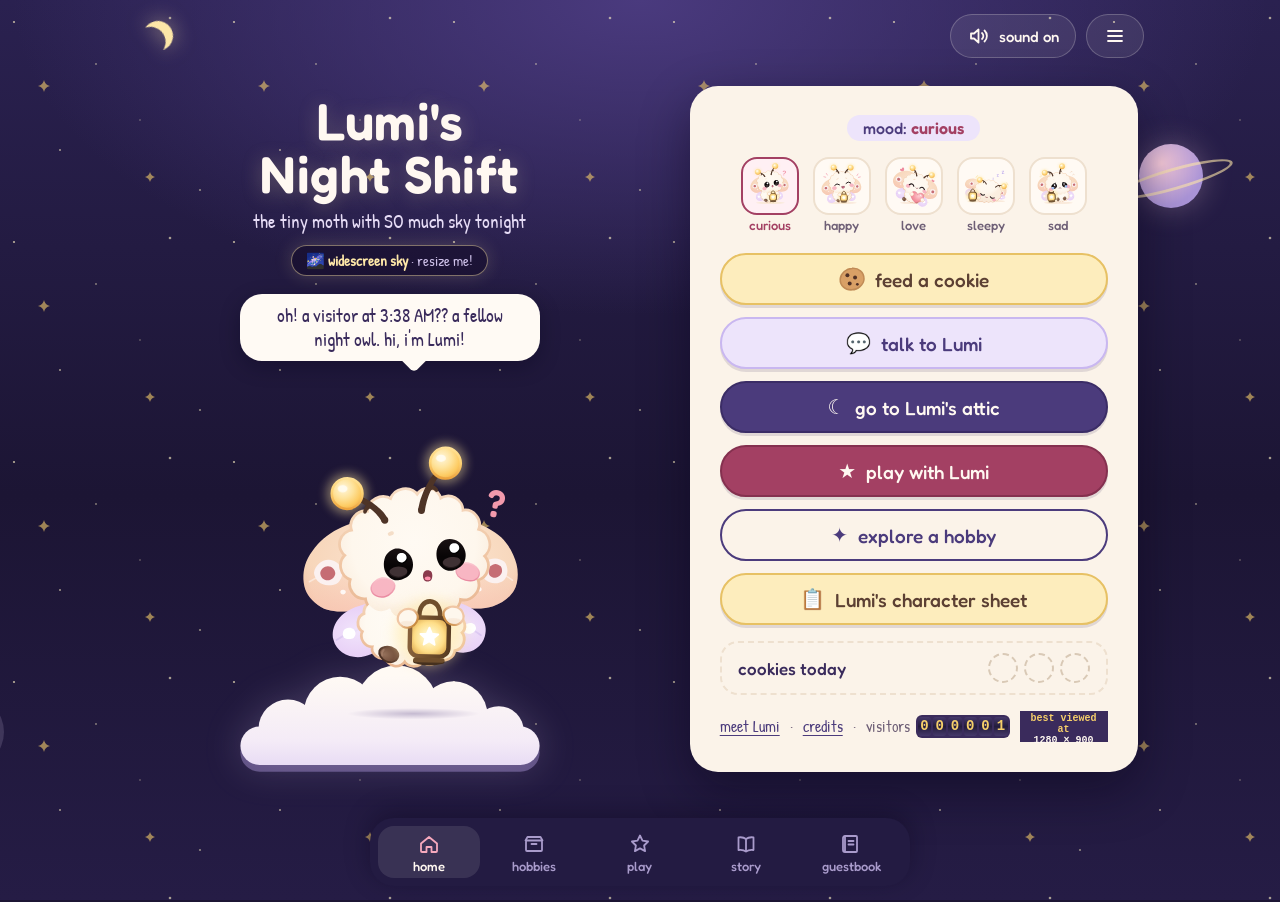
<file: index.html>
<!doctype html>
<html lang="en">
<head>
<meta charset="utf-8">
<meta name="viewport" content="width=device-width, initial-scale=1, viewport-fit=cover">
<title>Lumi's Night Shift</title>
<meta name="description" content="The homepage of Lumi, a marshmallow-sized baby moth who starts a new hobby every night and never finishes any. Ooh, shiny. New hobby.">
<meta name="theme-color" content="#251d45">
<meta property="og:type" content="website">
<meta property="og:title" content="Lumi's Night Shift">
<meta property="og:description" content="A baby moth, a lantern, and a lot of half-finished hobbies.">
<meta property="og:url" content="https://kuheli7.github.io/lumi-baby-moth/">
<meta property="og:image" content="https://kuheli7.github.io/lumi-baby-moth/og.png">
<meta property="og:image:alt" content="Lumi, a fluffy baby moth holding a glowing lantern under a night sky">
<meta name="twitter:card" content="summary_large_image">
<link rel="icon" href="favicon.svg" type="image/svg+xml">
<link rel="preconnect" href="https://fonts.googleapis.com">
<link rel="preconnect" href="https://fonts.gstatic.com" crossorigin>
<link href="https://fonts.googleapis.com/css2?family=Fredoka:wght@400;500;600&family=Patrick+Hand&display=swap" rel="stylesheet">
<link rel="stylesheet" href="css/lumi.css">
<link rel="stylesheet" href="css/style.css">
<link rel="stylesheet" href="css/chaos.css">
<link rel="stylesheet" href="css/attic2.css">
<link rel="stylesheet" href="css/sheet.css">
</head>
<body data-view="home">
<!-- psst. Lumi has a secret. try typing "cookie" anywhere on the page (or shake your phone). -->
<div class="sky" aria-hidden="true">
  <div class="tint tint-warm"></div><div class="tint tint-pink"></div><div class="tint tint-sleepy"></div><div class="tint tint-blue"></div>
  <div class="sky-lit"></div><div class="stars"></div>
</div>
<canvas id="dust" aria-hidden="true"></canvas>

<header class="top">
  <a class="moon-link" href="#home" aria-label="Lumi's Night Shift, home"><span class="moon" aria-hidden="true"></span></a>
  <div class="top-actions">
    <button class="round-btn" id="mute" data-sfx="none" aria-pressed="false">
      <svg class="i" viewBox="0 0 24 24" aria-hidden="true"><path class="i-speaker" d="M4 9.5h3l4.5-4v13L7 14.5H4z"/><path class="i-on" d="M15 9a4 4 0 0 1 0 6M17.5 6.5a7.5 7.5 0 0 1 0 11"/><path class="i-off" d="M15.5 9.5l5 5M20.5 9.5l-5 5"/></svg>
      <span class="round-label" id="mute-label">sound on</span>
    </button>
    <button class="round-btn" id="menu-open" aria-haspopup="dialog" aria-controls="menu" aria-label="Open menu">
      <svg class="i" viewBox="0 0 24 24" aria-hidden="true"><path d="M5 7h14M5 12h14M5 17h14"/></svg>
    </button>
  </div>
</header>

<main class="app" id="app">

  <!-- ================= home ================= -->
  <section class="view view-home" data-view="home" aria-labelledby="h-home">
    <div class="home-hero">
      <h1 class="home-title" id="h-home" tabindex="-1">Lumi's <span>Night Shift</span></h1>
      <p class="home-tag">the tiny moth who starts a new hobby every night</p>
      <p class="edition" id="edition" title="the site changes with your screen's shape. resize the window or turn your phone!"><b></b> <span>· resize me!</span></p>
      <!-- Lumi's patch of sky: it flies around in here, chases lights you tap, and lands on the cloud to sleep -->
      <div class="flight" id="flight">
        <p class="bubble" id="bubble" aria-live="polite">Ooh, shiny. New hobby!</p>
        <svg class="cloud" id="cloud" viewBox="0 0 300 92" preserveAspectRatio="none" aria-hidden="true">
          <defs><linearGradient id="cloud-g" gradientUnits="userSpaceOnUse" x1="0" y1="4" x2="0" y2="88"><stop class="c1" offset="0"/><stop class="c2" offset=".7"/><stop class="c3" offset="1"/></linearGradient></defs>
          <g class="cloud-shade" fill="#a993d6" opacity=".45" transform="translate(0 6)"><rect x="18" y="50" width="264" height="34" rx="17"/><circle cx="60" cy="52" r="26"/><circle cx="106" cy="38" r="32"/><circle cx="156" cy="32" r="36"/><circle cx="206" cy="40" r="30"/><circle cx="246" cy="54" r="22"/></g>
          <g fill="url(#cloud-g)"><rect x="18" y="50" width="264" height="34" rx="17"/><circle cx="60" cy="52" r="26"/><circle cx="106" cy="38" r="32"/><circle cx="156" cy="32" r="36"/><circle cx="206" cy="40" r="30"/><circle cx="246" cy="54" r="22"/></g>
        </svg>
        <span class="lumi-shadow" id="lumi-shadow" aria-hidden="true"></span>
        <button class="stage" id="stage" data-sfx="none" aria-label="Poke Lumi"></button>
      </div>
    </div>
    <div class="panel home-panel">
      <p class="mood-chip">mood: <b id="mood-label">curious</b></p>
      <div class="mood-picker" id="mood-picker" role="group" aria-label="Pick a mood for Lumi"></div>
      <div class="actions">
        <button class="btn btn-gold" id="feed" data-sfx="none"><span class="btn-ico cookie-ico" aria-hidden="true"></span><span id="feed-label">feed a cookie</span></button>
        <a class="btn btn-lilac" href="#chat"><span class="btn-ico" aria-hidden="true">💬</span>talk to Lumi</a>
        <a class="btn btn-dark" href="#attic2"><span class="btn-ico" aria-hidden="true">☾</span>go to Lumi's attic</a>
        <a class="btn btn-berry" href="#play"><span class="btn-ico" aria-hidden="true">★</span>play with Lumi</a>
        <a class="btn btn-outline" href="#hobbies"><span class="btn-ico" aria-hidden="true">✦</span>explore a hobby</a>
        <a class="btn btn-gold" href="#sheet"><span class="btn-ico" aria-hidden="true">📋</span>Lumi's character sheet</a>
      </div>
      <div class="cookies-today">
        <span>cookies today</span>
        <span class="slots" id="slots" role="img"></span>
      </div>
      <p class="home-foot">
        <a href="#about">meet Lumi</a><span aria-hidden="true">·</span><a href="#credits">credits</a><span aria-hidden="true">·</span>
        <span class="counter">visitors <span class="odometer" id="odo-visits"></span></span>
        <span class="badge b5" title="it changes when you resize the window. try it!">best viewed at<br><b id="best-wh">your size</b></span>
      </p>
    </div>
  </section>

  <!-- ================= about (5-point character sheet) ================= -->
  <section class="view" data-view="about" aria-labelledby="h-about" hidden>
    <div class="panel">
      <header class="view-head">
        <h1 id="h-about" tabindex="-1">About Lumi</h1>
        <p>the 5-point character sheet</p>
      </header>
      <div class="about-art" id="about-art"></div>
      <dl class="sheet">
        <div><dt><span class="num">1</span>Name</dt><dd>Lumi</dd></div>
        <div><dt><span class="num">2</span>What they are</dt><dd>A marshmallow-sized, fuzzy baby moth. A chaotic, curious night owl. A cookie makes it happy in seconds. Hurt feelings make it droop and cry, and if it gets worse it <i>flops</i> (plays dead, x_x) until someone feeds it.</dd></div>
        <div><dt><span class="num">3</span>What they do</dt><dd>Night-shift Hobby Hopper and Curator of Useless Facts. Starts a new hobby every night. Finishes none.</dd></div>
        <div><dt><span class="num">4</span>Their story</dt><dd>Hatched in a paint box under a desk lamp and has chased lights (and hobbies) ever since. The only thing it ever finished is the lantern it carries.</dd></div>
        <div><dt><span class="num">5</span>Tagline</dt><dd class="tagline">“Ooh, shiny. New hobby.”</dd></div>
      </dl>
    </div>
  </section>

  <!-- ================= hobbies ================= -->
  <section class="view" data-view="hobbies" aria-labelledby="h-hobbies" hidden>
    <header class="hob-head">
      <h1 id="h-hobbies" tabindex="-1">Lumi's <span>Hobbies</span></h1>
      <p>tiny interests, big excitement <span class="nowrap">(unfinished, as always)</span></p>
      <p class="hob-bubble" aria-hidden="true">so many hobbies…<br>so little time…</p>
      <div class="hob-lumi" id="hob-lumi" aria-hidden="true"></div>
    </header>
    <div class="panel wide hob-panel">
      <div class="hob-filters" id="hob-filters" role="group" aria-label="Show hobbies"></div>
      <ul class="hobby-list" id="hobby-list"></ul>
      <div class="hob-attic">
        <span class="hob-attic-text"><b>explore Lumi's attic</b>find its half-finished hobbies, flick the light switch and tuck Lumi into bed.</span>
        <a class="btn btn-gold" href="#attic2"><span class="btn-ico" aria-hidden="true">🏮</span>explore now ›</a>
      </div>
      <form class="suggest" id="suggest" autocomplete="off">
        <label class="sr-only" for="suggest-input">Suggest a new hobby</label>
        <input id="suggest-input" maxlength="32" placeholder="suggest a new hobby…">
        <button class="btn btn-outline" type="submit">+ add</button>
      </form>
    </div>
  </section>

  <!-- ================= Lumi's attic (the lantern is your cursor) ================= -->
  <section class="view" data-view="dress" aria-labelledby="h-dress" hidden>
    <div class="panel panel-dark dress">
      <header class="view-head">
        <a class="back" href="#attic2" data-back="attic2" aria-label="Back to where you were"><svg class="i" viewBox="0 0 24 24" aria-hidden="true"><path d="M15 5l-7 7 7 7"/></svg></a>
        <h1 id="h-dress" tabindex="-1">Dress up Lumi</h1>
      </header>
      <button class="dress-stage" id="dress-stage" aria-label="Lumi. Tap to change its pose."></button>
      <p class="dress-count" id="dress-count" aria-live="polite"></p>
      <div class="dress-tray">
        <div class="bead-colors" id="dress-beads" role="group" aria-label="Beads"></div>
        <div class="bead-actions">
          <button class="btn btn-outline small" id="dress-undo">↶ undo</button>
          <button class="btn btn-outline small" id="dress-fill" data-sfx="none">✨ fill the neck</button>
          <button class="btn btn-outline small" id="dress-clear">start over</button>
          <button class="btn btn-gold small" id="dress-wear" data-sfx="none">✓ wear it</button>
          <button class="btn btn-outline small" id="dress-off" hidden>take it off</button>
        </div>
      </div>
    </div>
  </section>

  <!-- the lantern attic is retired (#room now opens Attic 2, see core.js), but its page and code are kept -->
  <section class="view" data-view="room" aria-labelledby="h-room" hidden>
    <div class="panel panel-dark wide">
      <header class="view-head">
        <a class="back" href="#hobbies" aria-label="Back to hobbies"><svg class="i" viewBox="0 0 24 24" aria-hidden="true"><path d="M15 5l-7 7 7 7"/></svg></a>
        <h1 id="h-room" tabindex="-1">Lumi's Attic</h1>
      </header>
      <p class="room-intro">It's dark up here. <span class="fine-only">Move</span><span class="touch-only">Tap around to move</span> the lantern to find Lumi's hobbies (and its bed).</p>
      <div class="room-layout">
        <div class="room" id="room">
          <div class="room-scene" id="room-scene"></div>
          <div class="room-dark" id="room-dark" aria-hidden="true"><i></i></div>
          <div class="room-glow" id="room-glow" aria-hidden="true"><i></i></div>
          <div class="room-hits" id="room-hits"></div>
          <div class="room-lumi" id="room-lumi" aria-hidden="true"></div>
        </div>
        <div class="room-side">
          <div class="found-row">
            <p class="found">found <b id="found-count">0</b>/5</p>
            <span class="pips" id="found-pips" aria-hidden="true"></span>
            <button class="btn btn-ghost" id="room-switch">💡 lights on</button>
          </div>
          <div class="hobby-card" id="hobby-card" aria-live="polite" hidden></div>
        </div>
      </div>
    </div>
  </section>

  <!-- ================= Lumi's attic (Attic 2, which replaced the lantern attic above): a lit diorama that leans with your pointer ================= -->
  <section class="view" data-view="attic2" aria-labelledby="h-attic2" hidden>
    <div class="panel panel-dark wide">
      <header class="view-head">
        <a class="back" href="#home" aria-label="Back to home"><svg class="i" viewBox="0 0 24 24" aria-hidden="true"><path d="M15 5l-7 7 7 7"/></svg></a>
        <h1 id="h-attic2" tabindex="-1">Lumi's Attic</h1>
      </header>
      <p class="room-intro">There's a light switch on the wall. <span class="fine-only">Lumi follows your pointer and the room leans with it. Tap things to find her hobbies.</span><span class="touch-only">Drag to look around, tap to send Lumi flying. Tap things to find her hobbies.</span></p>
      <div class="a2-layout">
        <div class="a2-stage" id="a2-stage"><div class="a2-world" id="a2-world"><div class="a2-tilt" id="a2-tilt"></div></div></div>
        <div class="a2-side">
          <div class="found-row">
            <p class="found">found <b id="a2-found">0</b>/5</p>
            <span class="pips" id="a2-pips" aria-hidden="true"></span>
            <button class="a2-lights" id="a2-lights" type="button" aria-pressed="false" data-sfx="none">🌙 lights off</button>
          </div>
          <div class="a2-sheet">
            <div class="hobby-card a2-card" id="a2-card" aria-live="polite" hidden></div>
            <button class="a2-x" id="a2-x" type="button" aria-label="close" data-sfx="none">×</button>
          </div>
        </div>
      </div>
    </div>
  </section>

  <!-- ================= character sheet ================= -->
  <section class="view" data-view="sheet" aria-labelledby="h-sheet" hidden>
    <div class="panel wide sheet-page">
      <header class="view-head">
        <a class="back" href="#home" aria-label="Back to home"><svg class="i" viewBox="0 0 24 24" aria-hidden="true"><path d="M15 5l-7 7 7 7"/></svg></a>
        <h1 id="h-sheet" tabindex="-1">Character Sheet</h1>
        <p>everything you need to draw Lumi without guessing</p>
      </header>
      <div class="cs-top">
        <div class="cs-hero" id="cs-hero"></div>
        <dl class="cs-facts" id="cs-facts"></dl>
      </div>
      <h2 class="cs-h">Views</h2>
      <div class="cs-views" id="cs-views"></div>
      <h2 class="cs-h">Colour palette</h2>
      <ul class="cs-palette" id="cs-palette"></ul>
      <h2 class="cs-h">Rules for drawing Lumi</h2>
      <ul class="cs-rules" id="cs-rules"></ul>
      <h2 class="cs-h">All eighteen moods</h2>
      <ul class="cs-moods" id="cs-moods"></ul>
    </div>
  </section>

  <!-- ================= play: Star Catch ================= -->
  <section class="view" data-view="play" aria-labelledby="h-play" hidden>
    <div class="panel wide">
      <header class="view-head">
        <h1 id="h-play" tabindex="-1">Star Catch</h1>
        <p id="play-sub">help Lumi catch falling stars for its lantern</p>
      </header>
      <div class="levels" id="levels" role="group" aria-label="Choose a level"></div>
      <div class="game" id="game">
        <canvas id="game-canvas" aria-hidden="true"></canvas>
        <img class="game-lumi" id="game-lumi" alt="">
        <div class="hud" id="hud" hidden>
          <span class="hud-chip" id="hud-level"></span>
          <span class="hud-chip" id="hud-stars"></span>
          <span class="hud-chip hearts" id="hud-hearts"></span>
          <button class="hud-chip hud-pause" id="game-pause" aria-label="Pause">❚❚</button>
        </div>
        <div class="game-card" id="game-card" role="dialog" aria-live="polite" aria-labelledby="game-card-title">
          <img class="game-card-art" id="game-card-art" alt="">
          <h2 id="game-card-title"></h2>
          <p id="game-card-text"></p>
          <button class="btn btn-berry" id="game-go"></button>
        </div>
      </div>
      <p class="game-help"><span class="fine-only">drag, or use the ← → keys.</span><span class="touch-only">drag your finger to move Lumi.</span> catch <b class="c-star" id="help-catch">★</b>, dodge <b class="c-rain" id="help-dodge">raindrops</b>, cookies heal.</p>
    </div>
  </section>

  <!-- ================= story ================= -->
  <section class="view" data-view="story" aria-labelledby="h-story" hidden>
    <div class="panel">
      <header class="view-head">
        <h1 id="h-story" tabindex="-1">Lumi's Story</h1>
      </header>
      <div class="story">
        <!-- only this page flips; the buttons and dots stay put underneath -->
        <div class="story-page">
          <div class="story-art" id="story-art"></div>
          <p class="story-text" id="story-text" aria-live="polite"></p>
        </div>
      </div>
    </div>
    <!-- the page controls live outside the book, on the sky underneath it -->
    <div class="story-controls">
      <div class="story-nav">
        <button class="btn btn-outline small" id="story-prev">‹ back</button>
        <span class="pager" id="story-pager" aria-hidden="true"></span>
        <button class="btn btn-outline small" id="story-next">next ›</button>
      </div>
      <p class="story-hint"><span class="fine-only">scroll, or use the ← → keys, to turn the page</span><span class="touch-only">swipe sideways to turn the page</span></p>
    </div>
  </section>

  <!-- ================= guestbook ================= -->
  <section class="view" data-view="guestbook" aria-labelledby="h-guest" hidden>
    <div class="panel">
      <header class="view-head">
        <h1 id="h-guest" tabindex="-1"><span class="head-star" aria-hidden="true">★</span> Guestbook</h1>
        <p>Leave a note or a wish for Lumi and its next hobby!</p>
      </header>
      <form class="guest-form" id="guest-form" autocomplete="off">
        <label class="sr-only" for="guest-name">Your name</label>
        <input id="guest-name" name="name" maxlength="24" required placeholder="your name">
        <label class="sr-only" for="guest-msg">Your note</label>
        <textarea id="guest-msg" name="msg" maxlength="160" rows="3" required placeholder="write a note…"></textarea>
        <button class="btn btn-dark small" type="submit">post</button>
      </form>
      <ol class="guest-list" id="guest-list"></ol>
      <p class="fine-print">Lumi keeps your notes in a jar on this device (your browser's storage).</p>
    </div>
  </section>

  <!-- ================= talk to Lumi (rule-based chat, no AI) ================= -->
  <section class="view" data-view="chat" aria-labelledby="h-chat" hidden>
    <div class="panel chat-panel">
      <header class="view-head">
        <a class="back" href="#home" data-back="home" aria-label="Back to where you were"><svg class="i" viewBox="0 0 24 24" aria-hidden="true"><path d="M15 5l-7 7 7 7"/></svg></a>
        <h1 id="h-chat" tabindex="-1">Talk to Lumi</h1>
        <p>it's a baby moth, so keep it simple. it remembers your name!</p>
      </header>
      <div class="chat-lumi">
        <div class="chat-face" id="chat-face" aria-hidden="true"></div>
        <p class="mood-chip">mood: <b id="chat-mood">curious</b></p>
      </div>
      <ol class="chat-log" id="chat-log" aria-live="polite" aria-label="Your chat with Lumi"></ol>
      <div class="chat-chips" id="chat-chips" role="group" aria-label="Things you could say"></div>
      <form class="suggest chat-form" id="chat" autocomplete="off">
        <label class="sr-only" for="chat-input">Say something to Lumi</label>
        <input id="chat-input" maxlength="120" placeholder="say something to Lumi…" enterkeyhint="send">
        <button class="btn btn-lilac" type="submit">say</button>
      </form>
      <button class="chat-clear" id="chat-clear" type="button">start over</button>
    </div>
  </section>

  <!-- ================= museum of useless facts ================= -->
  <section class="view" data-view="facts" aria-labelledby="h-facts" hidden>
    <div class="panel">
      <header class="view-head">
        <a class="back" href="#hobbies" data-back="hobbies" aria-label="Back to where you were"><svg class="i" viewBox="0 0 24 24" aria-hidden="true"><path d="M15 5l-7 7 7 7"/></svg></a>
        <h1 id="h-facts" tabindex="-1">Museum of Useless Facts</h1>
        <p>curated by Lumi, Curator of Useless Facts</p>
      </header>
      <div class="fact-card">
        <div class="fact-art" id="fact-art"></div>
        <p class="plaque">EXHIBIT <b id="fact-num">01</b></p>
        <p class="fact" id="fact" aria-live="polite"></p>
        <button class="btn btn-lilac small" id="fact-next">next exhibit ›</button>
      </div>
    </div>
  </section>

  <!-- ================= credits ================= -->
  <section class="view" data-view="credits" aria-labelledby="h-credits" hidden>
    <div class="panel">
      <header class="view-head">
        <h1 id="h-credits" tabindex="-1">Credits</h1>
      </header>
      <div class="credit-cards">
        <div class="credit"><h2>About Lumi</h2><p>Lumi is an original character by Lumi's human (a fellow night owl).</p></div>
        <div class="credit"><h2>Art</h2><p>Lumi's reference sketches were made with ChatGPT image generation, and Lumi was then drawn as SVG code with Claude. The attic and hobby icons are hand-made SVG; a few small icons are your device's emoji.</p></div>
        <div class="credit"><h2>Fonts</h2><p>Fredoka and Patrick Hand, from Google Fonts (SIL Open Font License).</p></div>
        <div class="credit"><h2>Sounds</h2><p>Made live in your browser with the Web Audio API. No audio files. The attic's music box plays Brahms' Lullaby, and Lumi's guitar lessons teach Twinkle, Twinkle (both traditional, public domain).</p></div>
        <div class="credit"><h2>Code</h2><p>Plain HTML, CSS and JavaScript. No libraries.</p></div>
      </div>
      <div class="stats">
        <span class="counter">visitors <span class="odometer" id="odo-visits-2"></span></span>
        <span class="counter">cookies eaten <span class="odometer" id="odo-cookies"></span></span>
      </div>
      <div class="badges" aria-label="Retro web badges">
        <span class="badge b1">best viewed at 3 AM</span>
        <span class="badge b2">made with notepad</span>
        <span class="badge b3">lumi approved ✓</span>
        <span class="badge b4">under construction</span>
      </div>
      <p class="secrets">psst… 3 secrets are hidden on this site. found: <b id="secret-count">0</b>/3</p>
      <p class="made">Made for the haX.baby <i>Baby's First Website</i> hackathon, October 2026. <span aria-hidden="true">🌙</span></p>
    </div>
  </section>
</main>

<!-- ================= bottom tabs ================= -->
<nav class="tabs" aria-label="Main">
  <a href="#home" data-tab="home"><svg class="i" viewBox="0 0 24 24" aria-hidden="true"><path d="M4 11.5L12 5l8 6.5V19a1 1 0 0 1-1 1h-4.5v-5h-5v5H5a1 1 0 0 1-1-1z"/></svg><span>home</span></a>
  <a href="#hobbies" data-tab="hobbies"><svg class="i" viewBox="0 0 24 24" aria-hidden="true"><path d="M4 8.5h16V18a1 1 0 0 1-1 1H5a1 1 0 0 1-1-1zM3.5 8.5L5.5 5h13l2 3.5M9.5 12h5"/></svg><span>hobbies</span></a>
  <a href="#play" data-tab="play"><svg class="i" viewBox="0 0 24 24" aria-hidden="true"><path d="M12 3.5l2.5 5.2 5.6.8-4 4 1 5.6-5.1-2.7-5.1 2.7 1-5.6-4-4 5.6-.8z"/></svg><span>play</span></a>
  <a href="#story" data-tab="story"><svg class="i" viewBox="0 0 24 24" aria-hidden="true"><path d="M12 7c-2-1.6-4.6-2-7.5-1.6V18c2.9-.4 5.5 0 7.5 1.6 2-1.6 4.6-2 7.5-1.6V5.4C16.6 5 14 5.4 12 7zM12 7v12.6"/></svg><span>story</span></a>
  <a href="#guestbook" data-tab="guestbook"><svg class="i" viewBox="0 0 24 24" aria-hidden="true"><path d="M6 4h11a1 1 0 0 1 1 1v14a1 1 0 0 1-1 1H6zM6 4a2 2 0 0 0-2 2v12a2 2 0 0 0 2 2M9.5 9h5M9.5 12.5h5"/></svg><span>guestbook</span></a>
</nav>

<!-- ================= menu ================= -->
<dialog class="menu" id="menu" aria-labelledby="menu-title">
  <div class="menu-stars" aria-hidden="true"><i style="--x:8%;--y:6%;--z:12px;--d:0s"></i><i style="--x:86%;--y:9%;--z:16px;--d:0.6s"></i><i style="--x:20%;--y:24%;--z:9px;--d:1.2s"></i><i style="--x:93%;--y:30%;--z:10px;--d:0.3s"></i><i style="--x:5%;--y:44%;--z:14px;--d:1.8s"></i><i style="--x:90%;--y:52%;--z:12px;--d:0.9s"></i><i style="--x:12%;--y:66%;--z:10px;--d:0.4s"></i><i style="--x:95%;--y:72%;--z:15px;--d:1.5s"></i><i style="--x:7%;--y:84%;--z:12px;--d:0.7s"></i><i style="--x:80%;--y:88%;--z:10px;--d:1.1s"></i><i style="--x:50%;--y:3%;--z:9px;--d:1.4s"></i><i style="--x:30%;--y:92%;--z:12px;--d:0.2s"></i></div>
  <button class="round-btn menu-close" id="menu-close" aria-label="Close menu"><svg class="i" viewBox="0 0 24 24" aria-hidden="true"><path d="M6 6l12 12M18 6L6 18"/></svg></button>
  <div class="menu-art" id="menu-art"></div>
  <h2 id="menu-title">Lumi's Night Shift</h2>
  <nav class="menu-list" aria-label="All pages">
    <a href="#home">home</a>
    <a href="#chat">talk to Lumi</a>
    <a href="#about">about Lumi</a>
    <a href="#sheet">character sheet</a>
    <a href="#hobbies">hobbies</a>
    <a href="#attic2">Lumi's attic</a>
    <a href="#play">play with Lumi</a>
    <a href="#story">story</a>
    <a href="#guestbook">guestbook</a>
    <a href="#facts">useless facts</a>
    <a href="#credits">credits</a>
  </nav>
  <div class="menu-toggles">
    <button class="chip" id="menu-lights">🏮 light the lantern</button>
    <button class="chip" id="menu-trail">✨ moth dust: on</button>
  </div>
  <svg class="menu-trees" viewBox="0 0 400 60" preserveAspectRatio="none" aria-hidden="true"><path d="M0 60V44l14-10 8 6 12-18 12 18 10-8 14 12 16-22 14 20 10-6 12 10 18-16 14 14 12-8 16 12 14-20 14 18 12-6 16 12 12-14 14 16 10-6 14 8 16-18 14 18 12-4 14 10 12-12 14 14V60z"/></svg>
</dialog>

<div class="toast" id="toast" role="status" aria-live="polite" hidden></div>

<script src="js/lumi.js"></script>
<script src="js/core.js"></script>
<script src="js/chaos.js"></script>
<script src="js/home.js"></script>
<script src="js/chat.js"></script>
<script src="js/hobbies.js"></script>
<script src="js/dress.js"></script>
<script src="js/attic2-quests.js"></script>
<script src="js/attic2.js"></script>
<script src="js/sheet.js"></script>
<script src="js/game.js"></script>
<script src="js/fact-art.js"></script>
<script src="js/pages.js"></script>
</body>
</html>
</file>
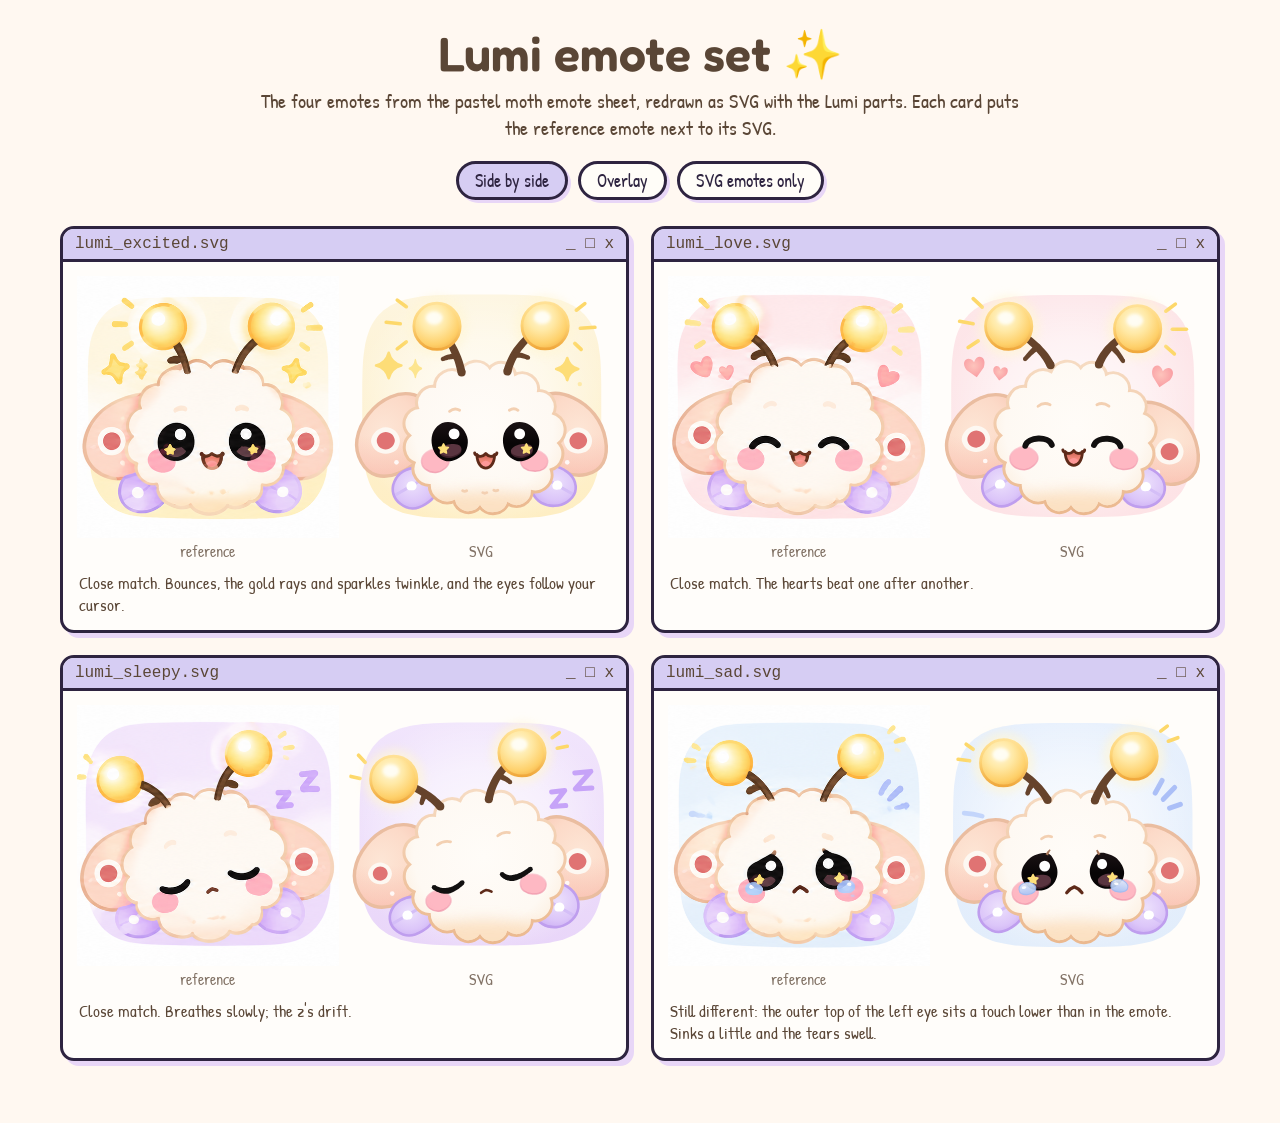
<file: design/lumi-emotes.html>
<!doctype html>
<html lang="en">
<head>
<meta charset="utf-8">
<meta name="viewport" content="width=device-width, initial-scale=1">
<title>Lumi Emote Set</title>
<link href="https://fonts.googleapis.com/css2?family=Fredoka:wght@400;600&family=Patrick+Hand&display=swap" rel="stylesheet">
<style>
  :root {
    --cocoa: #5a4636;
    --lilac: #e8d6f7;
    --bg: #fff8f1;
    --ink: #2e2440;
  }
  * { box-sizing: border-box; }
  body {
    margin: 0; background: var(--bg); color: var(--cocoa);
    font-family: "Patrick Hand", "Comic Sans MS", cursive; font-size: 20px;
    padding: 24px 16px 60px;
  }
  main { max-width: 1160px; margin: 0 auto; }
  h1 { font-family: "Fredoka", sans-serif; font-weight: 600; font-size: clamp(28px, 6vw, 48px); text-align: center; margin: 0; }
  .sub { text-align: center; margin: 4px auto 20px; max-width: 760px; }
  .tools { display: flex; flex-wrap: wrap; gap: 10px; justify-content: center; align-items: center; margin-bottom: 26px; }
  .tools button {
    font: inherit; font-size: 18px; color: var(--ink); background: #fffdf8; cursor: pointer;
    border: 3px solid var(--ink); border-radius: 999px; padding: 4px 16px; box-shadow: 3px 3px 0 var(--lilac);
  }
  .tools button[aria-pressed="true"] { background: #d6cdf3; }
  .tools label { display: none; align-items: center; gap: 8px; font-size: 18px; }
  body[data-view="overlay"] .tools label { display: inline-flex; }

  .win {
    background: #fffdf8; border: 3px solid var(--ink); border-radius: 14px; overflow: hidden;
    box-shadow: 5px 5px 0 var(--lilac);
  }
  .win .bar {
    background: #d6cdf3; border-bottom: 3px solid var(--ink); padding: 6px 12px;
    font-family: monospace; font-size: 16px; display: flex; justify-content: space-between;
  }
  .cards { display: grid; grid-template-columns: repeat(auto-fit, minmax(min(100%, 500px), 1fr)); gap: 22px; }
  .pair { display: grid; grid-template-columns: 1fr 1fr; gap: 12px; padding: 14px 14px 4px; background: #fffdfa; }
  figure { margin: 0; text-align: center; }
  figcaption { font-size: 16px; opacity: .75; margin-top: 2px; }
  .stack { position: relative; aspect-ratio: 1; }
  .stack > * { position: absolute; inset: 0; width: 100%; height: 100%; display: block; }
  .stack svg { overflow: visible; }
  .ref img { width: 100%; aspect-ratio: 1; display: block; }
  .ghost { opacity: .5; pointer-events: none; display: none !important; }
  .note { margin: 6px 16px 14px; font-size: 17px; line-height: 1.3; }
  .card { background: #fffdfa; }

  /* overlay: the reference sits on top of the SVG at the chosen opacity */
  body[data-view="overlay"] .ref { display: none; }
  body[data-view="overlay"] .pair { grid-template-columns: minmax(0, 420px); justify-content: center; }
  body[data-view="overlay"] .ghost { display: block !important; }
  /* emotes: just the SVG emotes in a row, like the original sheet */
  body[data-view="sheet"] .cards { grid-template-columns: repeat(auto-fill, minmax(min(100%, 230px), 1fr)); gap: 12px; }
  body[data-view="sheet"] .card { border: 0; box-shadow: none; background: transparent; }
  body[data-view="sheet"] .bar, body[data-view="sheet"] .ref, body[data-view="sheet"] .note, body[data-view="sheet"] figcaption { display: none; }
  body[data-view="sheet"] .pair { grid-template-columns: 1fr; padding: 0; background: transparent; }

  /* motion: the same beats as the sticker set */
  .bob { animation: bob 2.6s ease-in-out infinite; }
  @keyframes bob { 0%, 100% { transform: translateY(0); } 50% { transform: translateY(-3px); } }
  .wl { transform-origin: 96px 178px; animation: flapL 2.6s ease-in-out -2.4s infinite; }
  .wr { transform-origin: 166px 178px; animation: flapR 2.6s ease-in-out -2.4s infinite; }
  @keyframes flapL { 0%, 100% { transform: rotate(-3deg); } 50% { transform: rotate(3deg); } }
  @keyframes flapR { 0%, 100% { transform: rotate(3deg); } 50% { transform: rotate(-3deg); } }
  .ray, .glint { animation: twinkle 1.6s ease-in-out infinite; }
  @keyframes twinkle { 50% { opacity: .25; } }
  .blink { transform-origin: center; transform-box: fill-box; animation: blink 4.5s infinite; }
  @keyframes blink { 0%, 94%, 100% { transform: scaleY(1); } 97% { transform: scaleY(.1); } }
  .bounce { animation: bounce .9s ease-in-out infinite; }
  @keyframes bounce { 0%, 100% { transform: translateY(0); } 50% { transform: translateY(-5px); } }
  .beat { transform-box: fill-box; transform-origin: center; animation: beat 1.4s ease-in-out infinite; }
  .beat:nth-of-type(2) { animation-delay: -.45s; }
  .beat:nth-of-type(3) { animation-delay: -.9s; }
  @keyframes beat { 0%, 30%, 100% { transform: scale(1); } 15% { transform: scale(1.12); } 45% { transform: scale(1.05); } }
  /* sleepy breathes slowly and its z's drift; sad sinks a little and its tears swell */
  .breathe { transform-origin: 130px 236px; animation: breathe 4s ease-in-out infinite; }
  @keyframes breathe { 50% { transform: scale(1.012, 1.025); } }
  .zz path { animation: zz 3s ease-in-out infinite; }
  .zz path:nth-child(2) { animation-delay: -1.5s; }
  @keyframes zz { 0%, 100% { opacity: .95; translate: 0 0; } 50% { opacity: .55; translate: 0 -3px; } }
  .droop { animation: droop 3.6s ease-in-out infinite; }
  @keyframes droop { 50% { transform: translateY(2px); } }
  .well { transform-box: fill-box; transform-origin: 50% 0; animation: well 2.8s ease-in-out infinite; }
  @keyframes well { 50% { transform: scale(1.06, 1.14); } }
  @media (prefers-reduced-motion: reduce) {
    .bob, .wl, .wr, .ray, .glint, .blink, .bounce, .beat, .breathe, .zz path, .droop, .well { animation: none; }
  }
</style>
</head>
<body data-view="side">
<main>
  <h1>Lumi emote set ✨</h1>
  <p class="sub">The four emotes from the pastel moth emote sheet, redrawn as SVG with the Lumi parts. Each card puts the reference emote next to its SVG.</p>
  <div class="tools" role="group" aria-label="View">
    <button data-view="side" aria-pressed="true">Side by side</button>
    <button data-view="overlay" aria-pressed="false">Overlay</button>
    <button data-view="sheet" aria-pressed="false">SVG emotes only</button>
    <label>reference <input type="range" id="ghost" min="0" max="100" value="50"></label>
  </div>
  <div class="cards" id="cards"></div>
</main>

<script>
// Palette sampled from the emote sheet (the Lumi v4 colours where they match)
const C = {
  fur: "#fef9f3", lid: "#121010", eye: "#080506", eyeTint: "#5a3540", eyeTintDark: "#3c1f28",
  stalk: "#66432b", ring: "#fdf8f2", spot: "#e07373", blush: "#feb1be",
  wingLine: "#eabda0", lilacLine: "#bf9eee", vein: "#d4bef7", ray: "#fdd86a", gold: "#fddd77", star: "#fde07a",
  mouth: "#5e2a19", tongue: "#fd9898", zz: "#c6a3f8", mark: "#abbff7", brow: "#a8775a",
};

const f1 = (n) => n.toFixed(1);

const star4 = (x, y, s, fill, extra = "") =>
  `<path d="M${x} ${y - s} Q${x + s * .2} ${y - s * .2} ${x + s} ${y} Q${x + s * .2} ${y + s * .2} ${x} ${y + s} Q${x - s * .2} ${y + s * .2} ${x - s} ${y} Q${x - s * .2} ${y - s * .2} ${x} ${y - s} Z" fill="${fill}" ${extra}/>`;

const star5 = (x, y, R, r, fill) => {
  let d = "";
  for (let i = 0; i < 10; i++) {
    const a = -Math.PI / 2 + (i * Math.PI) / 5;
    const rad = i % 2 ? r : R;
    d += (i ? "L" : "M") + f1(x + Math.cos(a) * rad) + " " + f1(y + Math.sin(a) * rad);
  }
  return `<path d="${d}Z" fill="${fill}" stroke="${fill}" stroke-width="1.6" stroke-linejoin="round"/>`;
};

// Hearts are a little taller than wide and can be tilted around their own centre
const heart = (x, y, s, attrs, rot = 0) =>
  `<path transform="translate(${x} ${y}) rotate(${rot}) scale(${s} ${f1(s * 1.22)})" d="M0 -2 C-3 -7 -10 -4 -6 2 L0 7 L6 2 C10 -4 3 -7 0 -2 Z" ${attrs}/>`;

const seeded = (seed) => {
  let s = seed * 7 + 3;
  return () => (s = (s * 9301 + 49297) % 233280) / 233280;
};

// Organic oval: smooth closed curve through slightly jittered points (never a perfect circle)
function blob(cx, cy, rx, ry, seed, wob = .06, rotDeg = 0, n = 8) {
  const rand = seeded(seed);
  const rot = rotDeg * Math.PI / 180, cr = Math.cos(rot), sr = Math.sin(rot);
  const pts = [];
  for (let i = 0; i < n; i++) {
    const a = (i / n) * Math.PI * 2;
    const k = 1 + (rand() - .5) * 2 * wob;
    const x = Math.cos(a) * rx * k, y = Math.sin(a) * ry * k;
    pts.push([cx + x * cr - y * sr, cy + x * sr + y * cr]);
  }
  return smooth(pts);
}
// Smooth closed curve through the points (Catmull-Rom as cubic Béziers)
function smooth(pts) {
  const n = pts.length;
  let d = `M${f1(pts[0][0])} ${f1(pts[0][1])}`;
  for (let i = 0; i < n; i++) {
    const p0 = pts[(i - 1 + n) % n], p1 = pts[i], p2 = pts[(i + 1) % n], p3 = pts[(i + 2) % n];
    d += ` C${f1(p1[0] + (p2[0] - p0[0]) / 6)} ${f1(p1[1] + (p2[1] - p0[1]) / 6)} ${f1(p2[0] - (p3[0] - p1[0]) / 6)} ${f1(p2[1] - (p3[1] - p1[1]) / 6)} ${f1(p2[0])} ${f1(p2[1])}`;
  }
  return d + "Z";
}

// Quadratic curve drawn as a filled shape that tapers from w0 to w1
function taper(p0, p1, p2, w0, w1, steps = 18) {
  const L = [], R = [];
  for (let i = 0; i <= steps; i++) {
    const t = i / steps, mt = 1 - t;
    const x = mt * mt * p0[0] + 2 * mt * t * p1[0] + t * t * p2[0];
    const y = mt * mt * p0[1] + 2 * mt * t * p1[1] + t * t * p2[1];
    const dx = 2 * mt * (p1[0] - p0[0]) + 2 * t * (p2[0] - p1[0]);
    const dy = 2 * mt * (p1[1] - p0[1]) + 2 * t * (p2[1] - p1[1]);
    const len = Math.hypot(dx, dy) || 1;
    const w = (w0 + (w1 - w0) * t) / 2;
    L.push([x - (dy / len) * w, y + (dx / len) * w]);
    R.push([x + (dy / len) * w, y - (dx / len) * w]);
  }
  return "M" + L.concat(R.reverse()).map(p => f1(p[0]) + " " + f1(p[1])).join(" L") + " Z";
}
const qpt = (p0, p1, p2, t) => {
  const mt = 1 - t;
  return [mt * mt * p0[0] + 2 * mt * t * p1[0] + t * t * p2[0], mt * mt * p0[1] + 2 * mt * t * p1[1] + t * t * p2[1]];
};

// Traditional cloud: evenly spaced, same-sized scallops that all bulge outward (no dents).
// `pear` > 0 narrows the top and fills out the bottom; `flat` < 1 flattens the bottom (for sitting);
// `trim` = [angleDeg, amount, spreadDeg] pulls the outline in around one spot.
function scallop(cx, cy, rx, ry, n, seed, kR = .58, pear = 0, flat = 1, trim = null) {
  const rand = seeded(seed);
  // sample the outline by arc length so every scallop comes out the same size
  const M = 360, pts = [], len = [0];
  for (let i = 0; i <= M; i++) {
    const t = (i / M) * Math.PI * 2, s = Math.sin(t);
    const k = trim ? 1 - trim[1] * Math.exp(-(((t * 180 / Math.PI - trim[0]) / trim[2]) ** 2)) : 1;
    pts.push([cx + Math.cos(t) * rx * (1 + pear * s) * k, cy + ry * (s > 0 ? s ** flat : s) * k]);
    if (i) len.push(len[i - 1] + Math.hypot(pts[i][0] - pts[i - 1][0], pts[i][1] - pts[i - 1][1]));
  }
  const total = len[M], off = rand();
  const at = (s) => {
    s = ((s % total) + total) % total;
    let i = 1;
    while (len[i] < s) i++;
    const u = (s - len[i - 1]) / (len[i] - len[i - 1]);
    return [pts[i - 1][0] + (pts[i][0] - pts[i - 1][0]) * u, pts[i - 1][1] + (pts[i][1] - pts[i - 1][1]) * u];
  };
  const notches = Array.from({ length: n }, (_, i) => at(((i + off + (rand() - .5) * .12) / n) * total));
  let d = `M${f1(notches[0][0])} ${f1(notches[0][1])}`;
  for (let i = 1; i <= n; i++) {
    const p = notches[i - 1], q = notches[i % n];
    const L = Math.hypot(q[0] - p[0], q[1] - p[1]), R = L * (kR + (rand() - .5) * .06);
    d += ` A${f1(R)} ${f1(R)} 0 0 1 ${f1(q[0])} ${f1(q[1])}`;
  }
  return (attrs) => `<path d="${d}Z" stroke-linejoin="round" ${attrs}/>`;
}

// Fluff = outline on the outside of the union only + gradient fill + clipped shading
function fluff(shape, clipId, fill, shading = "", stroke = 4.4, line = "#f0c9a8") {
  return `${shape(`fill="${line}" stroke="${line}" stroke-width="${stroke}"`)}
    <clipPath id="${clipId}">${shape("")}</clipPath>
    ${shape(`fill="${fill}"`)}
    <g clip-path="url(#${clipId})">${shading}</g>`;
}

// Superellipse (n = 4): the soft square each emote sits on
const squircle = ([x0, y0, x1, y1], n = 4, steps = 160) => {
  const cx = (x0 + x1) / 2, cy = (y0 + y1) / 2, a = (x1 - x0) / 2, b = (y1 - y0) / 2;
  let d = "";
  for (let i = 0; i < steps; i++) {
    const t = (i / steps) * Math.PI * 2, c = Math.cos(t), s = Math.sin(t);
    d += (i ? "L" : "M") + f1(cx + a * Math.sign(c) * Math.abs(c) ** (2 / n)) + " " + f1(cy + b * Math.sign(s) * Math.abs(s) ** (2 / n));
  }
  return d + "Z";
};

// Both eyes share one structure; only position (and the sparkle side) differ
const TILT = -5;
const EYE_RX = 15.5, EYE_RY = 16.5;

// Same order as the emote sheet; the sheet has no labels, so these name what each face shows
const MOODS = ["excited", "love", "sleepy", "sad"];
const LABELS = { excited: "excited", love: "love", sleepy: "sleepy", sad: "sad" };
// Each tile: its box (x0, y0, x1, y1) and the tint at its top and bottom edges
const TILES = {
  excited: { box: [11.2, 18.5, 248.8, 241], top: "#fdf5df", bot: "#feeec3" },
  love: { box: [9.2, 19, 250.8, 239.5], top: "#fde6e9", bot: "#fde3e6" },
  sleepy: { box: [8.5, 17.5, 251.5, 239], top: "#f1e5fc", bot: "#e9d6f9" },
  sad: { box: [11, 18, 249, 240.5], top: "#e7f0fd", bot: "#e2edfb" },
};

let uid = 0;
function emote(mood) {
  const id = "e" + uid++;
  const blur = (n) => `filter="url(#${id}b${n})"`;
  const LINE = `url(#${id}line)`;
  const tile = TILES[mood];
  // Blush: soft blurred pink with a crisp gradient border (lighter on top, deeper pink below)
  const blush = (x, y, rx = 11, ry = 8.5, seed = 21, rot = 0) => {
    const d = blob(x, y, rx, ry, seed, .07, rot);
    return `<path d="${d}" fill="${C.blush}" opacity=".9" ${blur(1)}/>
      <path d="${d}" fill="none" stroke="url(#${id}blushLine)" stroke-width="1.5" opacity=".7"/>`;
  };

  // ---------- Wings: a big peach wing with its eyespot on each side, a lilac one tucked below ----------
  // w = { peach: [cx, cy, rx, ry, rot], spot: [x, y, r], dot: [x, y], lilac: [cx, cy, rx, ry, rot], ldot: [x, y, r] }
  // The lilac wing has a vein that runs through its white dot, rising toward the body
  const VEIN = 30 * Math.PI / 180;
  const wing = (w, side) => {
    const pd = blob(...w.peach.slice(0, 4), side === "L" ? 31 : 33, .02, w.peach[4], 10);
    const ld = blob(...w.lilac.slice(0, 4), side === "L" ? 9 : 13, .03, w.lilac[4], 10);
    const [sx, sy, sr] = w.spot, k = side === "L" ? -1 : 1, [vx, vy] = w.ldot;
    const vc = Math.cos(VEIN) * 40, vs = Math.sin(VEIN) * 40;
    return `<path d="${pd}" fill="url(#${id}peach${side})"/><path d="${pd}" fill="url(#${id}wingBlush)"/>
      <path d="${pd}" fill="none" stroke="${C.wingLine}" stroke-width="3.4"/>
      <path d="${blob(sx, sy, sr, sr * .97, 2, .04)}" fill="${C.ring}"/>
      <path d="${blob(sx + .3, sy, sr * .63, sr * .61, 5, .05)}" fill="${C.spot}"/>
      <circle cx="${w.dot[0]}" cy="${w.dot[1]}" r="2.3" fill="#fff" opacity=".85"/>
      <path d="${ld}" fill="url(#${id}lilac${side})"/>
      <clipPath id="${id}lc${side}"><path d="${ld}"/></clipPath>
      <path d="M${f1(vx - k * vc)} ${f1(vy - vs)} L${f1(vx + k * vc)} ${f1(vy + vs)}" stroke="${C.vein}" stroke-width="3" clip-path="url(#${id}lc${side})"/>
      <path d="${ld}" fill="none" stroke="${C.lilacLine}" stroke-width="2.6"/>
      <path d="${blob(w.ldot[0], w.ldot[1], w.ldot[2], w.ldot[2] * .94, 9, .07)}" fill="#fff"/>`;
  };

  // ---------- Antennae: stalks run into the centre of each orb so they always connect ----------
  // twig: [where on the stalk, tip offset, bend offset]
  const drawAnt = (a, w0 = 8, w1 = 6.8) => {
    let twig = "";
    if (a.twig) {
      const p = qpt(a.b, a.c, a.o, a.twig[0]);
      const end = [p[0] + a.twig[1][0], p[1] + a.twig[1][1]];
      twig = `<path d="${taper(p, [p[0] + a.twig[2][0], p[1] + a.twig[2][1]], end, 6, 4.3, 12)}" fill="${C.stalk}"/>
        <circle cx="${f1(end[0])}" cy="${f1(end[1])}" r="2.15" fill="${C.stalk}"/>`;
    }
    const [ox, oy] = a.o, [bx, by] = a.b;
    return `<circle cx="${ox}" cy="${oy}" r="${a.r + 7}" fill="#fff6d6" opacity=".7" ${blur(5)}/>
      <path d="${taper(a.b, a.c, a.o, w0, w1)}" fill="${C.stalk}"/>
      <circle cx="${f1(bx)}" cy="${f1(by)}" r="${f1(w0 / 2)}" fill="${C.stalk}"/>${twig}
      <circle cx="${ox}" cy="${oy}" r="${a.r}" fill="url(#${id}orb)" stroke="url(#${id}orbRim)" stroke-width="2.8"/>
      <ellipse cx="${f1(ox - a.r * .12)}" cy="${f1(oy - a.r * .36)}" rx="${f1(a.r * .36)}" ry="${f1(a.r * .28)}" fill="#fffef8" opacity=".9" ${blur(2)}/>`;
  };
  const strokes = (list, color, w = 2.6, cls = "") => `<g class="${cls}" fill="none" stroke="${color}" stroke-width="${w}" stroke-linecap="round" stroke-linejoin="round">${list.map(d => `<path d="${d}"/>`).join("")}</g>`;
  const dashes = (list) => list.map(([x1, y1, x2, y2]) => `M${x1} ${y1} L${x2} ${y2}`);

  // ---------- Fluff: head and body are one cloud in the emote art ----------
  const headShape = scallop(132.5, 160.5, 72, 67, 16, 3, .55, .03);
  const head = (tufts) => `${fluff(headShape, `${id}hc`, `url(#${id}furH)`, `
    <ellipse cx="132" cy="244" rx="88" ry="30" fill="#fbdcb9" opacity=".8" ${blur(7)}/>`, 6, LINE)}
    ${strokes(tufts, "#f3d0b2", 2.8)}`;

  // ---------- Eyes ----------
  // The eye is a hair lighter at the top; a darker band along its lower side holds the reflection
  const eyeBase = (e, s = 1, d = null) => {
    const rx = EYE_RX * s, ry = EYE_RY * s;
    return `<g transform="rotate(${e.rot || 0} ${e.x} ${e.y})">
      <path d="${d || blob(e.x, e.y, rx, ry, e.seed, .03, TILT, 10)}" fill="url(#${id}eyeG)"/>
      <path d="${blob(e.x + 1, e.y + ry * .53, rx * .62, ry * .3, e.seed + 3, .08, TILT)}" fill="${C.eyeTintDark}"/>
      <path d="${blob(e.x + 1, e.y + ry * .45, rx * .62, ry * .3, e.seed + 3, .08, TILT)}" fill="${C.eyeTint}"/></g>`;
  };
  // Round shiny eye: a white shine high on the inner side, a small gold star low on the outer side
  const roundEye = (e, s, shine, star) => `<g class="pupil"><g class="blink">${eyeBase(e, s)}
    <circle cx="${shine[0]}" cy="${shine[1]}" r="${shine[2]}" fill="#fff"/>
    ${star5(star[0], star[1], star[2], star[2] * .5, C.star)}</g></g>`;
  // Teary eye: round, but its inner top corner rises to a soft point and the outer top flattens,
  // like puppy eyes. A brown brow flick sits on that corner and a tear pools along the lower lid
  const tear = (x, y, rx = 7.5, ry = 6.2, rot = 0) => `<g transform="rotate(${rot} ${x} ${y})"><g class="well">
    <path d="${blob(x, y, rx, ry, 17, .06)}" fill="url(#${id}tear)" stroke="#9dbcf4" stroke-width="1.1" opacity=".92"/>
    <ellipse cx="${f1(x - rx * .38)}" cy="${f1(y - ry * .25)}" rx="${f1(rx * .26)}" ry="${f1(ry * .22)}" fill="#fff" opacity=".9"/></g></g>`;
  const tearyEye = (e, s, [R, up, flat], shine, star, brow, tr) => {
    const tc = (e.side < 0 ? -62 : -118) * Math.PI / 180, tf = (e.side < 0 ? -141 : -39) * Math.PI / 180;
    const near = (t, t0, w) => Math.exp(-((Math.atan2(Math.sin(t - t0), Math.cos(t - t0)) / w) ** 2));
    const outline = smooth(Array.from({ length: 24 }, (_, i) => {
      const t = (i / 24) * Math.PI * 2, r = R * (1 + up * near(t, tc, .38) - flat * near(t, tf, .7));
      return [e.x + Math.cos(t) * r, e.y + Math.sin(t) * r];
    }));
    return `<g class="blink">${eyeBase(e, s, outline)}
        <circle cx="${shine[0]}" cy="${shine[1]}" r="${shine[2]}" fill="#fff"/>
        ${star5(star[0], star[1], star[2], star[2] * .5, C.star)}</g>
      <path d="${taper(...brow, 2.8, 1.4)}" fill="${C.brow}"/>
      ${tear(...tr)}`;
  };
  // Happy closed eye: a thick round ∩ with round ends; y is the line through its ends, h its height
  const closedEye = (x, y, w, h, rot = 0, sw = 5.8) => {
    const k = f1(y - h * 4 / 3);
    return `<path d="M${x - w} ${y} C${f1(x - w * .8)} ${k} ${f1(x + w * .8)} ${k} ${x + w} ${y}" fill="none" stroke="${C.lid}" stroke-width="${sw}" stroke-linecap="round" transform="rotate(${rot} ${x} ${y})"/>`;
  };
  // Sleepy closed eye: a thick arc sagging through `mid`, a little thinner toward its round tips
  const sleepEye = (p0, mid, p2, wEnd = 4.6, wMid = 6) => {
    const c = [2 * mid[0] - (p0[0] + p2[0]) / 2, 2 * mid[1] - (p0[1] + p2[1]) / 2];
    const h0 = [(p0[0] + c[0]) / 2, (p0[1] + c[1]) / 2], h2 = [(c[0] + p2[0]) / 2, (c[1] + p2[1]) / 2];
    return `<g fill="${C.lid}"><path d="${taper(p0, h0, mid, wEnd, wMid)} ${taper(mid, h2, p2, wMid, wEnd)}"/>
      <circle cx="${p0[0]}" cy="${p0[1]}" r="${f1(wEnd / 2)}"/><circle cx="${p2[0]}" cy="${p2[1]}" r="${f1(wEnd / 2)}"/></g>`;
  };

  // ---------- Mouths ----------
  // Open ω mouth (excited, love): round little corners, a coral inside and a pink tongue
  const catMouth = (x, y, w, h) => {
    const dl = [x - w * .8, y + 1.2], dr = [x + w * .8, y + 1.2];
    const open = `M${f1(dl[0])} ${f1(dl[1])} Q${f1(x - w * .4)} ${f1(y + 5)} ${x} ${y} Q${f1(x + w * .4)} ${f1(y + 5)} ${f1(dr[0])} ${f1(dr[1])}
      C${f1(x + w * .78)} ${f1(y + h * .72)} ${f1(x + w * .36)} ${f1(y + h)} ${x} ${f1(y + h)} C${f1(x - w * .36)} ${f1(y + h)} ${f1(x - w * .78)} ${f1(y + h * .72)} ${f1(dl[0])} ${f1(dl[1])} Z`;
    return `<clipPath id="${id}mc"><path d="${open}"/></clipPath>
      <path d="${open}" fill="url(#${id}mouthIn)"/>
      <ellipse cx="${x}" cy="${f1(y + h * .86)}" rx="${f1(w * .5)}" ry="${f1(h * .36)}" fill="${C.tongue}" clip-path="url(#${id}mc)"/>
      <path d="${open}" fill="none" stroke="${C.mouth}" stroke-width="2.8" stroke-linejoin="round"/>
      <path d="M${f1(dl[0])} ${f1(dl[1])} Q${f1(x - w * .96)} ${f1(y + 1.6)} ${x - w} ${f1(y - .6)} M${f1(dr[0])} ${f1(dr[1])} Q${f1(x + w * .96)} ${f1(y + 1.6)} ${x + w} ${f1(y - .6)}" fill="none" stroke="${C.mouth}" stroke-width="3" stroke-linecap="round"/>`;
  };
  // Small pout: a ∧ with a softly rounded tip at (x, y) and legs that bow out a little (sleepy, sad)
  const pout = (x, y, w, h, sw = 3, rot = 0) =>
    `<path d="M${x - w} ${y + h} Q${f1(x - w * .5)} ${f1(y + h * .2)} ${x} ${y} Q${f1(x + w * .5)} ${f1(y + h * .2)} ${x + w} ${y + h}" fill="none" stroke="${C.mouth}" stroke-width="${sw}" stroke-linecap="round" stroke-linejoin="round" transform="rotate(${rot} ${x} ${y})"/>`;

  // ---------- Rig: tile, wings, the cloud, antennae; each emote places its own pieces ----------
  // o = { cls, wl, wr: wings; ant: antennae; rays: [x1, y1, x2, y2] dashes; tufts; face; back }
  const rig = (o) => `
    <path d="${squircle(tile.box)}" fill="url(#${id}tile)"/>
    <path d="${squircle(tile.box)}" fill="url(#${id}tileGlow)"/>
    ${o.back || ""}
    <g class="${o.cls || "bob"}">
      ${strokes(dashes(o.rays), C.ray, 3.6, "ray")}
      <g class="wl">${wing(o.wl, "L")}</g><g class="wr">${wing(o.wr, "R")}</g>
      ${head(o.tufts)}
      ${o.ant.map(a => drawAnt(a)).join("")}
      ${o.face}
    </g>`;

  const poses = {
    // Big shiny eyes with a gold star in each, mouth open in a ω grin, sparkles on both sides
    excited: () => rig({
      cls: "bounce",
      wl: { peach: [44, 158, 33, 45, 38], spot: [34.3, 163.7, 13.9], dot: [45.2, 185.3], lilac: [63, 211, 22, 19.5, -15], ldot: [60, 208.7, 5] },
      wr: { peach: [216, 158, 33, 45, -38], spot: [225.7, 163.7, 13.6], dot: [215, 185.3], lilac: [201, 209, 22, 19.5, 15], ldot: [205, 208, 5] },
      ant: [
        { b: [110, 96], c: [104, 68], o: [85.5, 50], r: 23, twig: [.3, [-14, 2.5], [-6, -1]] },
        { b: [155.5, 95], c: [163, 66], o: [193, 49.5], r: 23, twig: [.3, [14, 2.5], [6, -1]] },
      ],
      rays: [[46, 24, 55, 30.5], [35, 46, 49, 47.5], [46, 72.5, 55, 65.5], [224, 34, 232.5, 27.5], [228, 52, 242.5, 51], [222.5, 67, 228.8, 73]],
      tufts: ["M98 134.5 Q103 130.5 108 133.5", "M157.5 133.5 Q162 130.5 166 133.5", "M111 213.5 q2 1.2 4 0", "M131 215.4 q2 1.2 4 0", "M142 213 q2 1.2 4 0"],
      face: `${blush(84.4, 183.6, 13.8, 11.2, 21)}${blush(181.3, 183.6, 13.8, 11.2, 23)}
        ${roundEye({ x: 98, y: 164.5, side: -1, seed: 11 }, 1.18, [102.5, 157, 5.4], [92, 172, 5])}
        ${roundEye({ x: 169, y: 164.5, side: 1, seed: 11 }, 1.18, [167.7, 157, 5.4], [174.4, 172, 5])}
        ${catMouth(134, 176.5, 11, 14.5)}`,
      back: `<g class="glint">${star4(37.5, 89, 12.6, C.gold, `stroke="${C.gold}" stroke-width="2.6" stroke-linejoin="round"`)}
        ${star4(64, 92, 8.6, "#fde58f", `stroke="#fde58f" stroke-width="2" stroke-linejoin="round" transform="translate(64 92) scale(.7 1) translate(-64 -92)"`)}</g>
        ${star4(215, 92.5, 11, C.gold, `stroke="${C.gold}" stroke-width="2.6" stroke-linejoin="round"`)}
        <circle cx="227.5" cy="107.5" r="2.2" fill="#fde9a8"/>`,
    }),

    // Eyes closed in happy ∩ arcs, ω mouth, pink hearts floating up beside the head
    love: () => rig({
      wl: { peach: [43, 159, 33, 45, 38], spot: [33.8, 162, 13.8], dot: [43, 184], lilac: [61, 209, 21.5, 19.5, -15], ldot: [57.5, 207, 5] },
      wr: { peach: [217, 167, 33, 45, -38], spot: [226, 174.5, 13.8], dot: [214.5, 195], lilac: [199, 210, 22, 20, 15], ldot: [202.5, 209.5, 5] },
      ant: [
        { b: [108, 88.8], c: [98, 68], o: [66.3, 50], r: 23, twig: [.45, [-12, 12], [-5, 4]] },
        { b: [156, 88], c: [164, 66], o: [194.5, 52.5], r: 23, twig: [.45, [12.2, 14.6], [6, 4]] },
      ],
      rays: [[31, 22.5, 40, 31], [17.5, 45, 31, 47.5], [26, 71, 36, 64.5], [222.5, 35, 232, 28], [229, 53, 243, 53], [222.5, 70, 231, 77.5]],
      tufts: ["M95.5 129.5 Q101 125 107.5 128", "M154 128 Q160 125 166 129.5"],
      face: `${blush(82, 181, 14, 11, 21)}${blush(180, 182, 14, 11, 23)}
        ${closedEye(96, 168.4, 13.2, 6.8, -2)}${closedEye(164.3, 168.8, 13.2, 7, 3)}
        ${catMouth(131, 173.6, 10.8, 14.6)}`,
      back: `<g fill="url(#${id}heartE)">
        <g class="beat">${heart(32.5, 89, 1.42, "", -10)}</g>
        <g class="beat">${heart(58, 95.5, 1, "", 8)}</g>
        <g class="beat">${heart(218.8, 98.3, 1.45, "", 12)}</g></g>`,
    }),

    // Dozing off: head tipped, eyes shut in soft crescents, a tiny pout, two z's drifting up
    sleepy: () => rig({
      cls: "breathe",
      wl: { peach: [41.8, 160, 33, 45, 38], spot: [28.8, 167.5, 11.5], dot: [41, 187.5], lilac: [60, 210, 22, 18.5, -15], ldot: [56, 209, 5] },
      wr: { peach: [217, 152.5, 33, 45, -38], spot: [225, 155.5, 13.6], dot: [215, 177], lilac: [203, 199, 22.5, 22, 15], ldot: [207, 201, 5] },
      ant: [
        { b: [88.8, 101], c: [74, 84], o: [42.5, 73.8], r: 23, twig: [.4, [-4, 9], [-3, 4]] },
        { b: [137, 93.8], c: [142, 66], o: [170, 47.5], r: 23, twig: [.45, [12, 6], [6, 1]] },
      ],
      rays: [[7.5, 50, 14, 57], [0, 71, 9, 73], [200, 32.5, 207, 27.5], [205, 43, 215, 41]],
      tufts: ["M86 139 Q92 134.5 99 136", "M146 130 Q151.5 125.5 157.5 127"],
      face: `${blush(87.5, 194.5, 12.5, 10, 21)}${blush(180.5, 178, 13, 10.5, 23)}
        ${sleepEye([82.6, 181.2], [96.3, 184.6], [110.6, 176.6])}${sleepEye([150.3, 168.4], [162, 171.8], [178.4, 163.2])}
        ${pout(134.3, 184, 5.2, 2.2, 2.6, -6)}`,
      back: strokes(["M199.5 86.5 L212.5 85 L200 101 L213.5 100", "M222.5 67.5 L238.5 66 L223 83.5 L239.5 82.5"], C.zz, 5, "zz"),
    }),

    // Puppy eyes welling up with tears, a small wobbly frown, blue gloom marks
    sad: () => rig({
      cls: "droop",
      wl: { peach: [43, 155, 33, 45, 38], spot: [35, 158, 13.5], dot: [43.8, 179.5], lilac: [58, 205, 22, 20, -15], ldot: [55, 206, 5] },
      wr: { peach: [217, 161, 33, 45, -38], spot: [226.3, 164.5, 13.8], dot: [215.5, 185.5], lilac: [201, 206, 22, 21, 15], ldot: [205.5, 208.8, 5] },
      ant: [
        { b: [105, 94.5], c: [92, 72], o: [61.3, 57.5], r: 23, twig: [.42, [-6, 11], [-4, 5]] },
        { b: [152, 95], c: [163, 66], o: [191, 51], r: 23, twig: [.28, [6, 11], [4, 5]] },
      ],
      rays: [[24, 39, 31, 44], [16, 54, 27.5, 55.5], [217.5, 26, 224, 21], [225, 36, 234.5, 32.5]],
      tufts: ["M99 133 Q104 129 109 131", "M152 131 Q157 128 162 131.5"],
      face: `${blush(83.3, 186.5, 13, 11, 21)}${blush(179, 183.6, 13, 11, 23)}
        ${tearyEye({ x: 96.6, y: 166.3, side: -1, seed: 11 }, 1.18, [18.2, .14, .1], [102.1, 160.2, 5.4], [90.5, 173.6, 5], [[104.2, 149], [105.4, 146.2], [107.6, 143.8]], [85, 182.5, 8.7, 5.8, -8])}
        ${tearyEye({ x: 164.3, y: 165.4, side: 1, seed: 11 }, 1.10, [17.4, .15, .1], [159.2, 158.2, 5.0], [169.4, 171.7, 4.7], [[156.4, 148.8], [155.0, 146.3], [153.9, 144.1]], [176.5, 179.8, 8.9, 6.1, 8])}
        ${pout(131.6, 180.8, 7.6, 5.8, 3.2)}`,
      back: `${strokes(dashes([[218.8, 75, 212, 87.5], [231.3, 82, 220, 93.8], [237, 98.8, 226.3, 102.5]]), C.mark, 5)}
        ${strokes(["M22 107.5 Q31 108 40 110.5"], "#c3d5fb", 4.6)}`,
    }),
  };

  return `<svg viewBox="0 0 260 260" xmlns="http://www.w3.org/2000/svg" role="img" aria-label="Lumi emote, ${LABELS[mood]}">
    <defs>
      <filter id="${id}b1" x="-50%" y="-50%" width="200%" height="200%"><feGaussianBlur stdDeviation=".7"/></filter>
      <filter id="${id}b2" x="-50%" y="-50%" width="200%" height="200%"><feGaussianBlur stdDeviation="1.8"/></filter>
      <filter id="${id}b5" x="-50%" y="-50%" width="200%" height="200%"><feGaussianBlur stdDeviation="5"/></filter>
      <filter id="${id}b6" x="-50%" y="-50%" width="200%" height="200%"><feGaussianBlur stdDeviation="6"/></filter>
      <filter id="${id}b7" x="-50%" y="-50%" width="200%" height="200%"><feGaussianBlur stdDeviation="7"/></filter>
      <linearGradient id="${id}tile" x1="0" y1="0" x2="0" y2="1">
        <stop offset="0" stop-color="${tile.top}"/><stop offset="1" stop-color="${tile.bot}"/></linearGradient>
      <radialGradient id="${id}tileGlow" cx=".5" cy=".5" r=".55">
        <stop offset="0" stop-color="#fff" stop-opacity=".85"/><stop offset=".55" stop-color="#fff" stop-opacity=".5"/><stop offset="1" stop-color="#fff" stop-opacity="0"/></radialGradient>
      <linearGradient id="${id}blushLine" x1="0" y1="0" x2="0" y2="1">
        <stop offset="0" stop-color="#fbc4ce"/><stop offset="1" stop-color="#ee8fa5"/></linearGradient>
      <linearGradient id="${id}eyeG" x1="0" y1="0" x2="0" y2="1">
        <stop offset="0" stop-color="#1a1214"/><stop offset=".55" stop-color="${C.eye}"/></linearGradient>
      <linearGradient id="${id}line" x1="0" y1="0" x2="0" y2="1">
        <stop offset="0" stop-color="#f6dbc2"/><stop offset=".55" stop-color="#f0c6a4"/><stop offset="1" stop-color="#ebb98f"/></linearGradient>
      <radialGradient id="${id}furH" gradientUnits="userSpaceOnUse" cx="132" cy="150" r="92">
        <stop offset="0" stop-color="#fffcf8"/><stop offset=".75" stop-color="${C.fur}"/><stop offset="1" stop-color="#fcefe0"/></radialGradient>
      <linearGradient id="${id}orbRim" x1="0" y1="0" x2="0" y2="1">
        <stop offset="0" stop-color="#ffe196"/><stop offset=".45" stop-color="#fdd477"/><stop offset="1" stop-color="#f0a83c"/></linearGradient>
      <radialGradient id="${id}orb" cx=".42" cy=".32" r=".72">
        <stop offset="0" stop-color="#fff8dc"/><stop offset=".4" stop-color="#ffe9a6"/><stop offset=".8" stop-color="#fed06a"/><stop offset="1" stop-color="#f6b74c"/></radialGradient>
      <linearGradient id="${id}wingBlush" x1="0" y1="0" x2="0" y2="1">
        <stop offset=".5" stop-color="#f8b4a8" stop-opacity="0"/><stop offset="1" stop-color="#f8b4a8" stop-opacity=".45"/></linearGradient>
      <radialGradient id="${id}peachL" cx=".35" cy=".45" r=".8">
        <stop offset="0" stop-color="#fde6d6"/><stop offset=".55" stop-color="#fcdac8"/><stop offset=".85" stop-color="#f9ccb9"/><stop offset="1" stop-color="#f6bfae"/></radialGradient>
      <radialGradient id="${id}peachR" cx=".65" cy=".45" r=".8">
        <stop offset="0" stop-color="#fde6d6"/><stop offset=".55" stop-color="#fcdac8"/><stop offset=".85" stop-color="#f9ccb9"/><stop offset="1" stop-color="#f6bfae"/></radialGradient>
      <radialGradient id="${id}lilacL" cx=".45" cy=".4" r=".75">
        <stop offset="0" stop-color="#ece0fc"/><stop offset=".6" stop-color="#dcc6f9"/><stop offset="1" stop-color="#c6a6f2"/></radialGradient>
      <radialGradient id="${id}lilacR" cx=".55" cy=".4" r=".75">
        <stop offset="0" stop-color="#ece0fc"/><stop offset=".6" stop-color="#dcc6f9"/><stop offset="1" stop-color="#c6a6f2"/></radialGradient>
      <linearGradient id="${id}tear" x1="0" y1="0" x2="0" y2="1"><stop offset="0" stop-color="#e2ecfd"/><stop offset="1" stop-color="#a6c5f7"/></linearGradient>
      <linearGradient id="${id}mouthIn" x1="0" y1="0" x2="0" y2="1"><stop offset="0" stop-color="#c55e4f"/><stop offset=".5" stop-color="#ef8778"/></linearGradient>
      <radialGradient id="${id}heartE" cx=".45" cy=".4" r=".7"><stop offset="0" stop-color="#fdc4bc"/><stop offset="1" stop-color="#f9979f"/></radialGradient>
    </defs>
    ${poses[mood]()}
  </svg>`;
}

// What still differs from the emote art, per card
const NOTES = {
  excited: "Close match. Bounces, the gold rays and sparkles twinkle, and the eyes follow your cursor.",
  love: "Close match. The hearts beat one after another.",
  sleepy: "Close match. Breathes slowly; the z's drift.",
  sad: "Still different: the outer top of the left eye sits a touch lower than in the emote. Sinks a little and the tears swell.",
};

const ref = (m) => `emotes-ref/${m}.png`;
const cards = document.getElementById("cards");
cards.innerHTML = MOODS.map(m => `
  <article class="win card">
    <div class="bar"><span>lumi_${m}.svg</span><span>_ □ x</span></div>
    <div class="pair">
      <figure class="ref"><img src="${ref(m)}" alt="Reference emote: ${LABELS[m]}"><figcaption>reference</figcaption></figure>
      <figure class="svg"><div class="stack">${emote(m)}<img class="ghost" src="${ref(m)}" alt=""></div><figcaption>SVG</figcaption></figure>
    </div>
    ${NOTES[m] ? `<p class="note">${NOTES[m]}</p>` : ""}
  </article>`).join("");

// View switcher (also opens straight to #overlay or #sheet) + overlay strength
const setView = (v) => {
  document.body.dataset.view = v;
  document.querySelectorAll(".tools button").forEach(o => o.setAttribute("aria-pressed", o.dataset.view === v));
};
document.querySelectorAll(".tools button").forEach(b => b.addEventListener("click", () => setView(b.dataset.view)));
if (["#overlay", "#sheet"].includes(location.hash)) setView(location.hash.slice(1));
const ghost = document.getElementById("ghost");
ghost.addEventListener("input", () => document.querySelectorAll(".ghost").forEach(g => g.style.opacity = ghost.value / 100));

// #compare[=love,sad]: reference | SVG | overlay at 2x, for checking proportions
if (location.hash.startsWith("#compare")) {
  const list = location.hash.split("=")[1]?.split(",") || MOODS;
  document.body.style.padding = "0";
  document.head.insertAdjacentHTML("beforeend", "<style>* { animation: none !important; }</style>");
  document.body.innerHTML = list.map(m => `<div style="display:flex">
    <img src="${ref(m)}" style="width:520px;height:520px">
    <div style="position:relative;width:520px;height:520px">${emote(m)}</div>
    <div style="position:relative;width:520px;height:520px">${emote(m)}<img src="${ref(m)}" style="position:absolute;inset:0;width:520px;height:520px;opacity:.5"></div></div>`).join("");
  document.querySelectorAll("body > div > div > svg").forEach(s => Object.assign(s.style, { position: "absolute", inset: 0, width: "520px", height: "520px" }));
}

// Eyes follow the pointer (mouse or touch)
addEventListener("pointermove", e => {
  document.querySelectorAll(".pupil").forEach(p => {
    const r = p.getBoundingClientRect();
    const dx = e.clientX - (r.left + r.width / 2);
    const dy = e.clientY - (r.top + r.height / 2);
    const len = Math.hypot(dx, dy) || 1;
    const m = Math.min(3, len / 40);
    p.setAttribute("transform", `translate(${(dx / len) * m} ${(dy / len) * m})`);
  });
});
</script>
</body>
</html>
</file>
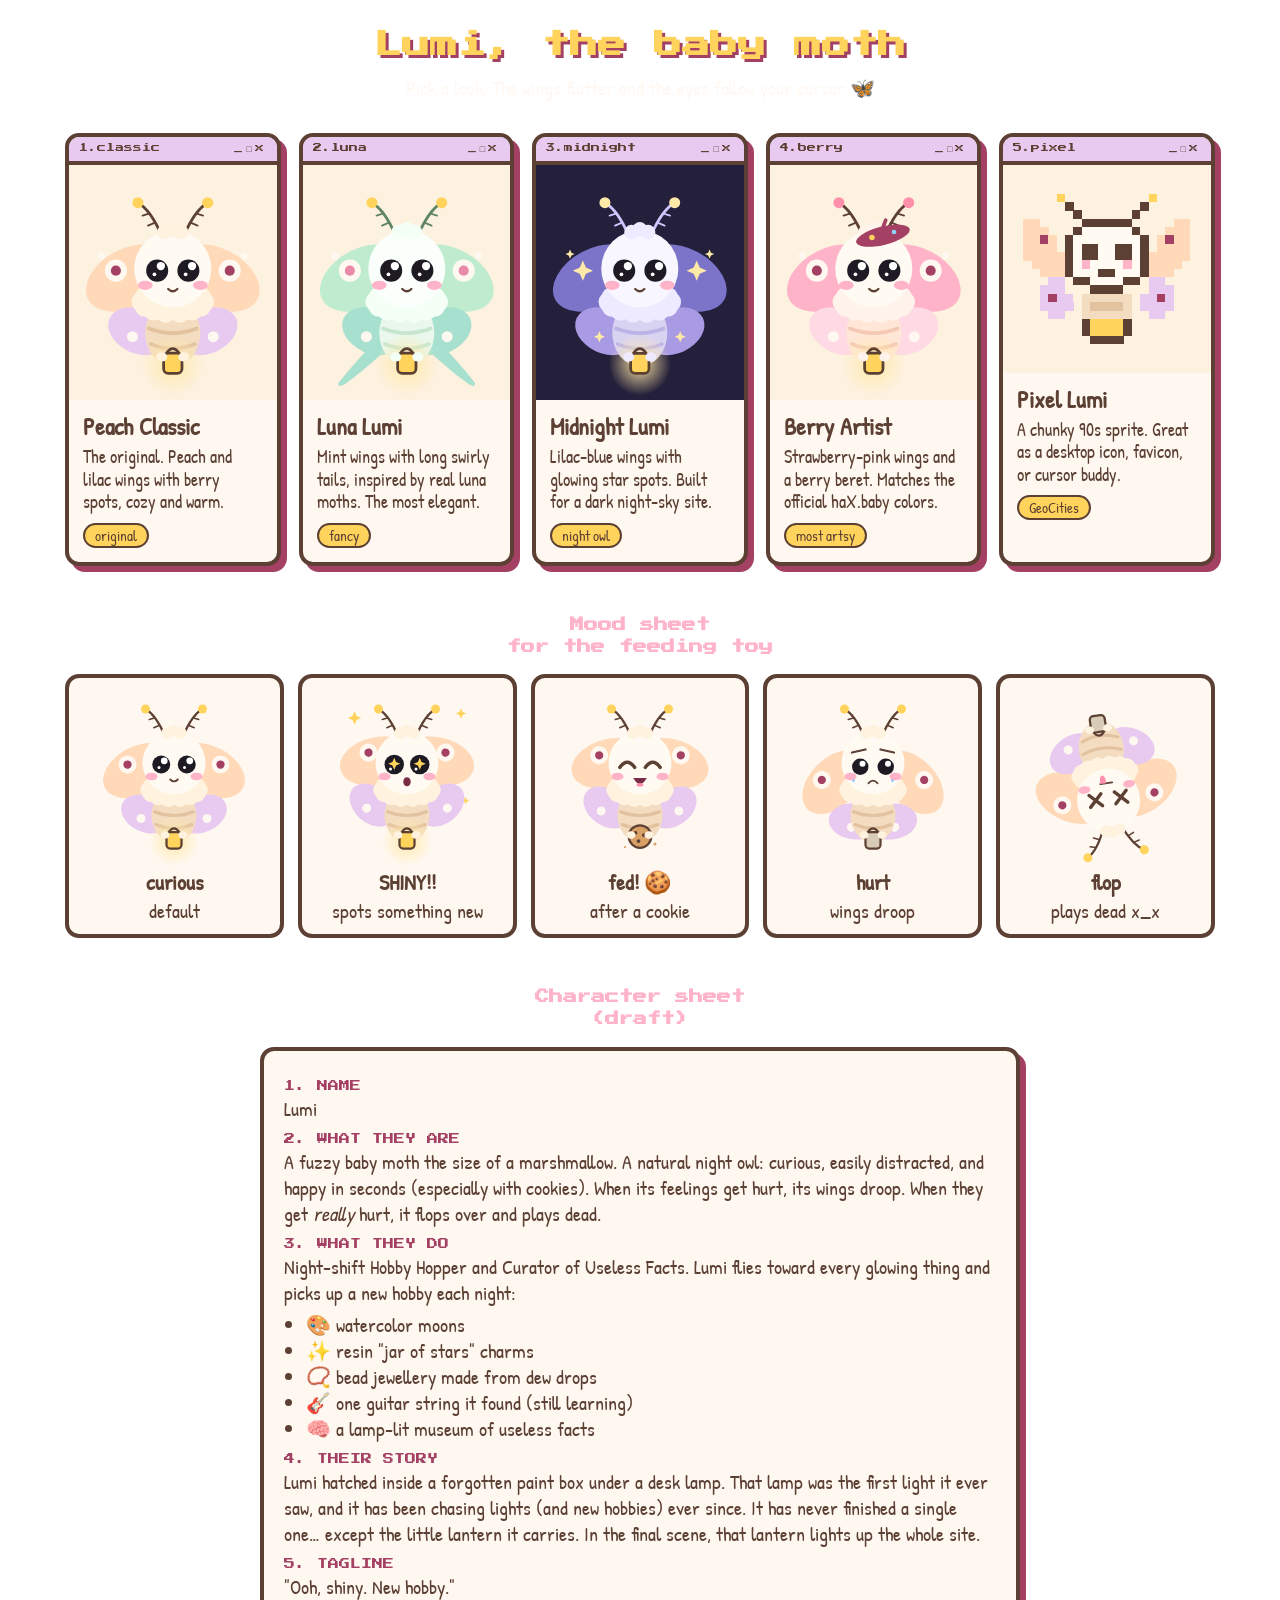
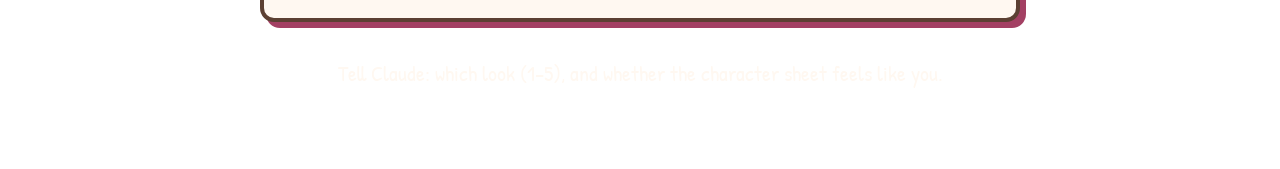
<file: design/lumi-options.html>
<!doctype html>
<html lang="en">
<head>
<meta charset="utf-8">
<meta name="viewport" content="width=device-width, initial-scale=1">
<title>Lumi Style Picker</title>
<link href="https://fonts.googleapis.com/css2?family=Press+Start+2P&family=Patrick+Hand&display=swap" rel="stylesheet">
<style>
  :root {
    --bg: #1b1730;
    --card: #fff8f1;
    --ink: #5c4033;
    --berry: #a34063;
    --gold: #ffd35c;
  }
  * { box-sizing: border-box; }
  body {
    margin: 0;
    background: var(--bg) radial-gradient(circle at 20% 10%, #3a2f63 0, transparent 40%),
                radial-gradient(circle at 80% 90%, #4a2950 0, transparent 40%);
    color: var(--card);
    font-family: "Patrick Hand", "Comic Sans MS", cursive;
    font-size: 20px;
    min-height: 100vh;
    padding: 24px 16px 60px;
  }
  .stars { position: fixed; inset: 0; pointer-events: none; z-index: 0; }
  .stars span {
    position: absolute; width: 3px; height: 3px; background: #fff; border-radius: 50%;
    animation: twinkle 2.5s infinite ease-in-out;
  }
  @keyframes twinkle { 50% { opacity: .2; } }
  main { position: relative; z-index: 1; max-width: 1150px; margin: 0 auto; }
  h1 {
    font-family: "Press Start 2P", monospace; font-size: clamp(16px, 4vw, 28px);
    text-align: center; color: var(--gold); text-shadow: 3px 3px 0 var(--berry); line-height: 1.5;
    margin: 0 0 8px;
  }
  .sub { text-align: center; margin: 0 0 32px; opacity: .9; }
  h2 {
    font-family: "Press Start 2P", monospace; font-size: 14px; color: #ffb3c8;
    margin: 48px 0 16px; text-align: center; line-height: 1.6;
  }
  .grid { display: grid; grid-template-columns: repeat(auto-fit, minmax(200px, 1fr)); gap: 18px; }
  .card {
    background: var(--card); color: var(--ink); border: 4px solid var(--ink);
    border-radius: 14px; box-shadow: 6px 6px 0 var(--berry); overflow: hidden;
    transition: transform .2s;
  }
  .card:hover { transform: translateY(-4px) rotate(-1deg); }
  .bar {
    background: #e8c9f0; border-bottom: 4px solid var(--ink); padding: 6px 10px;
    font-family: "Press Start 2P", monospace; font-size: 9px; display: flex; justify-content: space-between;
  }
  .bar i { font-style: normal; letter-spacing: 3px; }
  .art { display: flex; justify-content: center; padding: 12px; background: #fdf1df; }
  .art.dark { background: #241f3a; }
  .art svg { width: 100%; max-width: 200px; height: auto; overflow: visible; }
  .info { padding: 10px 14px 14px; }
  .info h3 { margin: 0 0 4px; font-size: 24px; }
  .info p { margin: 0 0 6px; line-height: 1.25; font-size: 18px; }
  .tag { display: inline-block; background: var(--gold); border: 2px solid var(--ink); border-radius: 999px; padding: 0 10px; font-size: 15px; }
  .moods { display: grid; grid-template-columns: repeat(auto-fit, minmax(150px, 1fr)); gap: 14px; }
  .mood { background: var(--card); color: var(--ink); border: 4px solid var(--ink); border-radius: 14px; text-align: center; padding: 10px; }
  .mood svg { width: 100%; max-width: 150px; height: auto; overflow: visible; }
  .mood b { display: block; font-size: 22px; }
  .sheet {
    background: var(--card); color: var(--ink); border: 4px solid var(--ink); border-radius: 14px;
    box-shadow: 6px 6px 0 var(--berry); padding: 18px 20px; max-width: 760px; margin: 0 auto;
  }
  .sheet dt { font-family: "Press Start 2P", monospace; font-size: 11px; color: var(--berry); margin-top: 12px; }
  .sheet dd { margin: 4px 0 0; line-height: 1.3; }
  .sheet ul { margin: 6px 0 0; padding-left: 22px; }
  .note { text-align: center; margin-top: 36px; font-size: 22px; }
  .pixel svg { shape-rendering: crispEdges; }
  /* gentle wing flutter */
  .wl, .wr { transform-origin: 100px 132px; animation: flapL 1.6s ease-in-out infinite; }
  .wr { animation-name: flapR; }
  @keyframes flapL { 50% { transform: rotate(7deg); } }
  @keyframes flapR { 50% { transform: rotate(-7deg); } }
  @media (prefers-reduced-motion: reduce) { .wl, .wr, .stars span { animation: none; } }
</style>
</head>
<body>
<div class="stars" id="stars"></div>
<main>
  <h1>Lumi, the baby moth</h1>
  <p class="sub">Pick a look. The wings flutter and the eyes follow your cursor 🦋</p>

  <div class="grid">
    <article class="card">
      <div class="bar"><span>1.classic</span><i>_□x</i></div>
      <div class="art" id="v1"></div>
      <div class="info"><h3>Peach Classic</h3><p>The original. Peach and lilac wings with berry spots, cozy and warm.</p><span class="tag">original</span></div>
    </article>
    <article class="card">
      <div class="bar"><span>2.luna</span><i>_□x</i></div>
      <div class="art" id="v2"></div>
      <div class="info"><h3>Luna Lumi</h3><p>Mint wings with long swirly tails, inspired by real luna moths. The most elegant.</p><span class="tag">fancy</span></div>
    </article>
    <article class="card">
      <div class="bar"><span>3.midnight</span><i>_□x</i></div>
      <div class="art dark" id="v3"></div>
      <div class="info"><h3>Midnight Lumi</h3><p>Lilac-blue wings with glowing star spots. Built for a dark night-sky site.</p><span class="tag">night owl</span></div>
    </article>
    <article class="card">
      <div class="bar"><span>4.berry</span><i>_□x</i></div>
      <div class="art" id="v4"></div>
      <div class="info"><h3>Berry Artist</h3><p>Strawberry-pink wings and a berry beret. Matches the official haX.baby colors.</p><span class="tag">most artsy</span></div>
    </article>
    <article class="card pixel">
      <div class="bar"><span>5.pixel</span><i>_□x</i></div>
      <div class="art" id="v5"></div>
      <div class="info"><h3>Pixel Lumi</h3><p>A chunky 90s sprite. Great as a desktop icon, favicon, or cursor buddy.</p><span class="tag">GeoCities</span></div>
    </article>
  </div>

  <h2>Mood sheet<br>for the feeding toy</h2>
  <div class="moods">
    <div class="mood"><div id="mNormal"></div><b>curious</b>default</div>
    <div class="mood"><div id="mShiny"></div><b>SHINY!!</b>spots something new</div>
    <div class="mood"><div id="mHappy"></div><b>fed! 🍪</b>after a cookie</div>
    <div class="mood"><div id="mSad"></div><b>hurt</b>wings droop</div>
    <div class="mood"><div id="mDead"></div><b>flop</b>plays dead x_x</div>
  </div>

  <h2>Character sheet<br>(draft)</h2>
  <dl class="sheet">
    <dt>1. NAME</dt>
    <dd>Lumi</dd>
    <dt>2. WHAT THEY ARE</dt>
    <dd>A fuzzy baby moth the size of a marshmallow. A natural night owl: curious, easily distracted, and happy in seconds (especially with cookies). When its feelings get hurt, its wings droop. When they get <i>really</i> hurt, it flops over and plays dead.</dd>
    <dt>3. WHAT THEY DO</dt>
    <dd>Night-shift Hobby Hopper and Curator of Useless Facts. Lumi flies toward every glowing thing and picks up a new hobby each night:
      <ul>
        <li>🎨 watercolor moons</li>
        <li>✨ resin "jar of stars" charms</li>
        <li>📿 bead jewellery made from dew drops</li>
        <li>🎸 one guitar string it found (still learning)</li>
        <li>🧠 a lamp-lit museum of useless facts</li>
      </ul>
    </dd>
    <dt>4. THEIR STORY</dt>
    <dd>Lumi hatched inside a forgotten paint box under a desk lamp. That lamp was the first light it ever saw, and it has been chasing lights (and new hobbies) ever since. It has never finished a single one… except the little lantern it carries. In the final scene, that lantern lights up the whole site.</dd>
    <dt>5. TAGLINE</dt>
    <dd>"Ooh, shiny. New hobby."</dd>
  </dl>

  <p class="note">Tell Claude: which look (1–5), and whether the character sheet feels like you.</p>
</main>

<script>
const PALS = {
  peach:    { wu: "#ffd9b8", wl: "#e8c9f0", spot: "#fff8f1", spotIn: "#a34063", body: "#f3dcc0", stripe: "#e2c29f", fluff: "#fff3e0", head: "#fffaf2", ant: "#5c4033", tip: "#ffd35c" },
  luna:     { wu: "#bfeccf", wl: "#a8e0d0", spot: "#fff8f1", spotIn: "#e98aa8", body: "#e9f7ec", stripe: "#c7e6cf", fluff: "#f4fff6", head: "#fbfffb", ant: "#5f8466", tip: "#ffd35c" },
  midnight: { wu: "#7b74c9", wl: "#a99be3", spot: "#ffe9a8", spotIn: "#fff8f1", body: "#d9d3f2", stripe: "#bdb3e6", fluff: "#eeeaff", head: "#f8f6ff", ant: "#cfc6ff", tip: "#ffe9a8" },
  berry:    { wu: "#ffb3c8", wl: "#ffd9e3", spot: "#fff8f1", spotIn: "#a34063", body: "#ffe6d6", stripe: "#f5c8b4", fluff: "#fff3ec", head: "#fffaf2", ant: "#5c4033", tip: "#ff8fab" },
};

const star = (x, y, s, c) =>
  `<path d="M${x} ${y - s} L${x + s * .3} ${y - s * .3} L${x + s} ${y} L${x + s * .3} ${y + s * .3} L${x} ${y + s} L${x - s * .3} ${y + s * .3} L${x - s} ${y} L${x - s * .3} ${y - s * .3} Z" fill="${c}"/>`;

let uid = 0;
function lumi({ pal = PALS.peach, mood = "normal", tails = false, beret = false, starSpots = false } = {}) {
  const p = pal;
  const id = "glow" + (uid++);
  const dead = mood === "dead";

  let fluff = "";
  for (let i = 0; i < 14; i++) {
    const a = (i / 14) * Math.PI * 2;
    fluff += `<circle cx="${(100 + Math.cos(a) * 34).toFixed(1)}" cy="${(136 + Math.sin(a) * 12).toFixed(1)}" r="11" fill="${p.fluff}"/>`;
  }

  // Wing pose: droopy when sad, lifted when happy/shiny
  const tilt = { sad: -18, happy: 12, shiny: 16 }[mood] || 0;
  const tailL = tails ? `<path d="M68 176 Q40 206 26 224 Q24 230 32 226 Q52 212 80 186 Z" fill="${p.wl}"/>` : "";
  const tailR = tails ? `<path d="M132 176 Q160 206 174 224 Q176 230 168 226 Q148 212 120 186 Z" fill="${p.wl}"/>` : "";
  const spotsL = starSpots
    ? star(38, 102, 11, p.spot) + star(24, 84, 5, p.spot) + star(56, 174, 6, p.spot)
    : `<circle cx="38" cy="102" r="12" fill="${p.spot}"/><circle cx="38" cy="102" r="5.5" fill="${p.spotIn}"/>
       <circle cx="22" cy="86" r="4" fill="${p.spot}"/><circle cx="56" cy="174" r="6" fill="${p.spot}"/>`;
  const spotsR = starSpots
    ? star(162, 102, 11, p.spot) + star(176, 84, 5, p.spot) + star(144, 174, 6, p.spot)
    : `<circle cx="162" cy="102" r="12" fill="${p.spot}"/><circle cx="162" cy="102" r="5.5" fill="${p.spotIn}"/>
       <circle cx="178" cy="86" r="4" fill="${p.spot}"/><circle cx="144" cy="174" r="6" fill="${p.spot}"/>`;

  const wingsL = `<g transform="rotate(${tilt} 100 132)"><g class="${dead ? "" : "wl"}">
      ${tailL}
      <ellipse cx="52" cy="110" rx="50" ry="32" fill="${p.wu}" transform="rotate(-28 52 110)"/>
      <ellipse cx="62" cy="168" rx="34" ry="24" fill="${p.wl}" transform="rotate(25 62 168)"/>
      ${spotsL}</g></g>`;
  const wingsR = `<g transform="rotate(${-tilt} 100 132)"><g class="${dead ? "" : "wr"}">
      ${tailR}
      <ellipse cx="148" cy="110" rx="50" ry="32" fill="${p.wu}" transform="rotate(28 148 110)"/>
      <ellipse cx="138" cy="168" rx="34" ry="24" fill="${p.wl}" transform="rotate(-25 138 168)"/>
      ${spotsR}</g></g>`;

  const face = "#5c4033";
  const eyes = {
    normal: [83, 117].map(cx => `<g class="pupil"><circle cx="${cx}" cy="102" r="12" fill="#1d1a24"/><circle cx="${cx + 4}" cy="97" r="4.5" fill="#fff"/><circle cx="${cx - 3}" cy="106" r="2" fill="#fff"/></g>`).join(""),
    shiny: [83, 117].map(cx => `<circle cx="${cx}" cy="102" r="13" fill="#1d1a24"/>${star(cx, 101, 8, "#ffd35c")}<circle cx="${cx - 5}" cy="108" r="2" fill="#fff"/>`).join(""),
    happy: [83, 117].map(cx => `<path d="M${cx - 10} 106 Q${cx} 92 ${cx + 10} 106" fill="none" stroke="${face}" stroke-width="4.5" stroke-linecap="round"/>`).join(""),
    sad: [83, 117].map(cx => `<g class="pupil"><circle cx="${cx}" cy="105" r="11" fill="#1d1a24"/><circle cx="${cx + 3}" cy="101" r="4" fill="#fff"/></g>`).join("")
      + `<path d="M72 86 L90 82 M128 86 L110 82" stroke="${face}" stroke-width="3" stroke-linecap="round"/>`
      + `<path d="M74 114 Q70 122 74 126 Q78 122 74 114 Z M126 114 Q122 122 126 126 Q130 122 126 114 Z" fill="#7cc8ff"/>`,
    dead: [83, 117].map(cx => `<path d="M${cx - 8} 94 L${cx + 8} 110 M${cx + 8} 94 L${cx - 8} 110" stroke="${face}" stroke-width="4.5" stroke-linecap="round"/>`).join(""),
  }[mood];
  const mouth = {
    normal: `<path d="M95 122 Q100 127 105 122" fill="none" stroke="${face}" stroke-width="2.5" stroke-linecap="round"/>`,
    shiny: `<ellipse cx="100" cy="125" rx="5" ry="6" fill="#7a2e45"/>`,
    happy: `<path d="M91 120 Q100 136 109 120 Z" fill="#7a2e45"/><ellipse cx="100" cy="129" rx="4.5" ry="2.5" fill="#ff8fab"/>`,
    sad: `<path d="M94 127 Q100 120 106 127" fill="none" stroke="${face}" stroke-width="2.5" stroke-linecap="round"/>`,
    dead: `<path d="M92 123 L108 123" stroke="${face}" stroke-width="2.5" stroke-linecap="round"/><path d="M100 123 Q100 134 104 134 Q108 134 108 123 Z" fill="#ff8fab"/>`,
  }[mood];

  // What Lumi holds: lantern by default, cookie when fed
  const lit = mood === "normal" || mood === "shiny";
  const holding = mood === "happy"
    ? `<circle cx="100" cy="198" r="15" fill="#d9a066" stroke="${face}" stroke-width="3"/>
       <circle cx="94" cy="193" r="2.5" fill="${face}"/><circle cx="105" cy="196" r="2.5" fill="${face}"/><circle cx="98" cy="204" r="2.5" fill="${face}"/>
       <circle cx="120" cy="208" r="2" fill="#d9a066"/><circle cx="80" cy="212" r="1.5" fill="#d9a066"/>`
    : `${lit ? `<circle cx="100" cy="204" r="34" fill="url(#${id})"/>` : ""}
       <path d="M93 192 Q100 182 107 192" fill="none" stroke="${face}" stroke-width="3"/>
       <rect x="90" y="192" width="20" height="22" rx="5" fill="${lit ? "#ffd35c" : "#d8cbb8"}" stroke="${face}" stroke-width="3"/>`;

  const extras = mood === "shiny"
    ? star(30, 40, 9, "#ffd35c") + star(172, 34, 7, "#ffd35c") + star(178, 150, 5, "#ffd35c") : "";
  const beretSvg = beret
    ? `<ellipse cx="110" cy="64" rx="30" ry="10" fill="#a34063" transform="rotate(-14 110 64)"/><path d="M110 55 L113 47" stroke="#a34063" stroke-width="4" stroke-linecap="round"/>
       <circle cx="98" cy="66" r="3" fill="#ffd35c"/><circle cx="122" cy="60" r="2.5" fill="#8fd3ff"/>` : "";

  return `<svg viewBox="0 0 200 230" xmlns="http://www.w3.org/2000/svg">
  <defs><radialGradient id="${id}"><stop offset="0" stop-color="#ffe9a8" stop-opacity=".95"/><stop offset="1" stop-color="#ffe9a8" stop-opacity="0"/></radialGradient></defs>
  ${extras}
  <g ${dead ? 'transform="rotate(172 100 125)"' : ""}>
    ${wingsL}${wingsR}
    <ellipse cx="100" cy="170" rx="30" ry="36" fill="${p.body}"/>
    <path d="M74 165 Q100 175 126 165 M76 182 Q100 192 124 182" fill="none" stroke="${p.stripe}" stroke-width="4" stroke-linecap="round"/>
    ${fluff}
    <path d="M88 64 Q76 36 62 28 M112 64 Q124 36 138 28" stroke="${p.ant}" stroke-width="3" fill="none" stroke-linecap="round"/>
    <path d="M80 50 l-7 3 M74 40 l-7 2 M120 50 l7 3 M126 40 l7 2" stroke="${p.ant}" stroke-width="2" stroke-linecap="round"/>
    <circle cx="62" cy="28" r="6" fill="${p.tip}"/><circle cx="138" cy="28" r="6" fill="${p.tip}"/>
    <circle cx="100" cy="100" r="42" fill="${p.head}"/>
    <circle cx="91" cy="60" r="8" fill="${p.fluff}"/><circle cx="100" cy="57" r="8" fill="${p.fluff}"/><circle cx="109" cy="60" r="8" fill="${p.fluff}"/>
    ${beretSvg}
    ${eyes}${mouth}
    <ellipse cx="70" cy="118" rx="8" ry="5" fill="#ffb3c8"/><ellipse cx="130" cy="118" rx="8" ry="5" fill="#ffb3c8"/>
    ${holding}
    <ellipse cx="88" cy="196" rx="6" ry="5" fill="${p.fluff}"/><ellipse cx="112" cy="196" rx="6" ry="5" fill="${p.fluff}"/>
  </g></svg>`;
}

// ---------- Pixel Lumi ----------
const pixelMap = [
  "....Y..........Y....",
  ".....K........K.....",
  "......K......K......",
  "AA.....KKKKKK.....AA",
  "AAA...KHHHHHHK...AAA",
  "AASA.KHHHHHHHHK.ASAA",
  "AAAA.KHKKHHKKHK.AAAA",
  "AAAAAKHKKHHKKHKAAAAA",
  ".AAAAKHPHHHHPHKAAAA.",
  "..AAAKHHHKKHHHKAAA..",
  "...LLFKKHHHHKKFLL...",
  "..LLLFFFKKKKFFFLLL..",
  "..LSLLFBBBBBBFLLSL..",
  "..LLLL.BTTTTB.LLLL..",
  "...LL..BBBBBB..LL...",
  ".......KYYYYK.......",
  ".......KYYYYK.......",
  "........KKKK........",
];
const pixelColors = { Y: "#ffd35c", K: "#5c4033", H: "#fffaf2", A: "#ffd9b8", S: "#a34063", B: "#f3dcc0", T: "#e2c29f", L: "#e8c9f0", F: "#fff3e0", P: "#ffb3c8" };
function pixelLumi() {
  const w = Math.max(...pixelMap.map(r => r.length));
  let rects = "";
  pixelMap.forEach((row, y) => [...row].forEach((ch, x) => {
    if (pixelColors[ch]) rects += `<rect x="${x}" y="${y}" width="1.02" height="1.02" fill="${pixelColors[ch]}"/>`;
  }));
  return `<svg viewBox="-1 -2 ${w + 2} ${pixelMap.length + 4}" xmlns="http://www.w3.org/2000/svg">${rects}</svg>`;
}

const set = (id, html) => { document.getElementById(id).innerHTML = html; };
set("v1", lumi({ pal: PALS.peach }));
set("v2", lumi({ pal: PALS.luna, tails: true }));
set("v3", lumi({ pal: PALS.midnight, starSpots: true }));
set("v4", lumi({ pal: PALS.berry, beret: true }));
set("v5", pixelLumi());
set("mNormal", lumi({ mood: "normal" }));
set("mShiny", lumi({ mood: "shiny" }));
set("mHappy", lumi({ mood: "happy" }));
set("mSad", lumi({ mood: "sad" }));
set("mDead", lumi({ mood: "dead" }));

// Pupils follow the pointer (mouse or touch)
addEventListener("pointermove", e => {
  document.querySelectorAll(".pupil").forEach(p => {
    const r = p.getBoundingClientRect();
    const dx = e.clientX - (r.left + r.width / 2);
    const dy = e.clientY - (r.top + r.height / 2);
    const len = Math.hypot(dx, dy) || 1;
    const m = Math.min(3, len / 40);
    p.setAttribute("transform", `translate(${(dx / len) * m} ${(dy / len) * m})`);
  });
});

// Twinkly background stars
const stars = document.getElementById("stars");
for (let i = 0; i < 60; i++) {
  const s = document.createElement("span");
  s.style.left = Math.random() * 100 + "%";
  s.style.top = Math.random() * 100 + "%";
  s.style.animationDelay = Math.random() * 2.5 + "s";
  stars.appendChild(s);
}
</script>
</body>
</html>
</file>
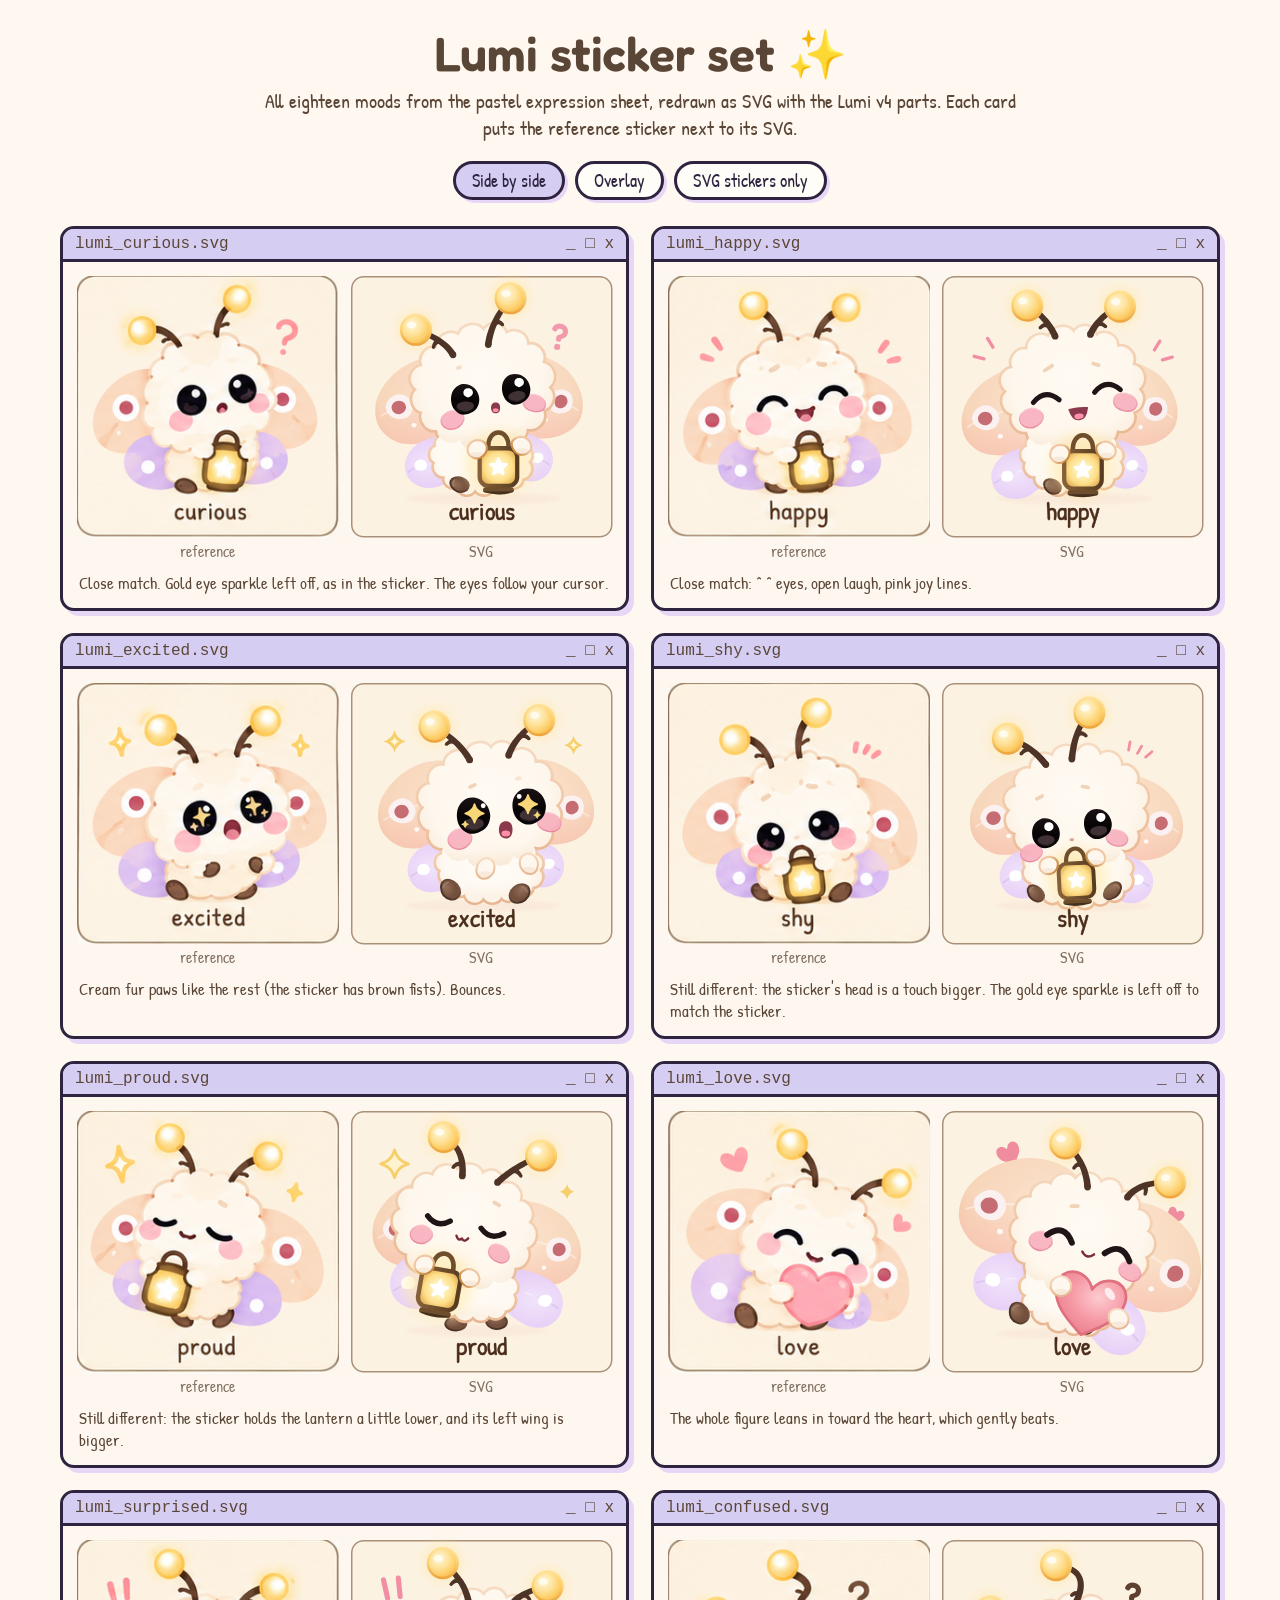
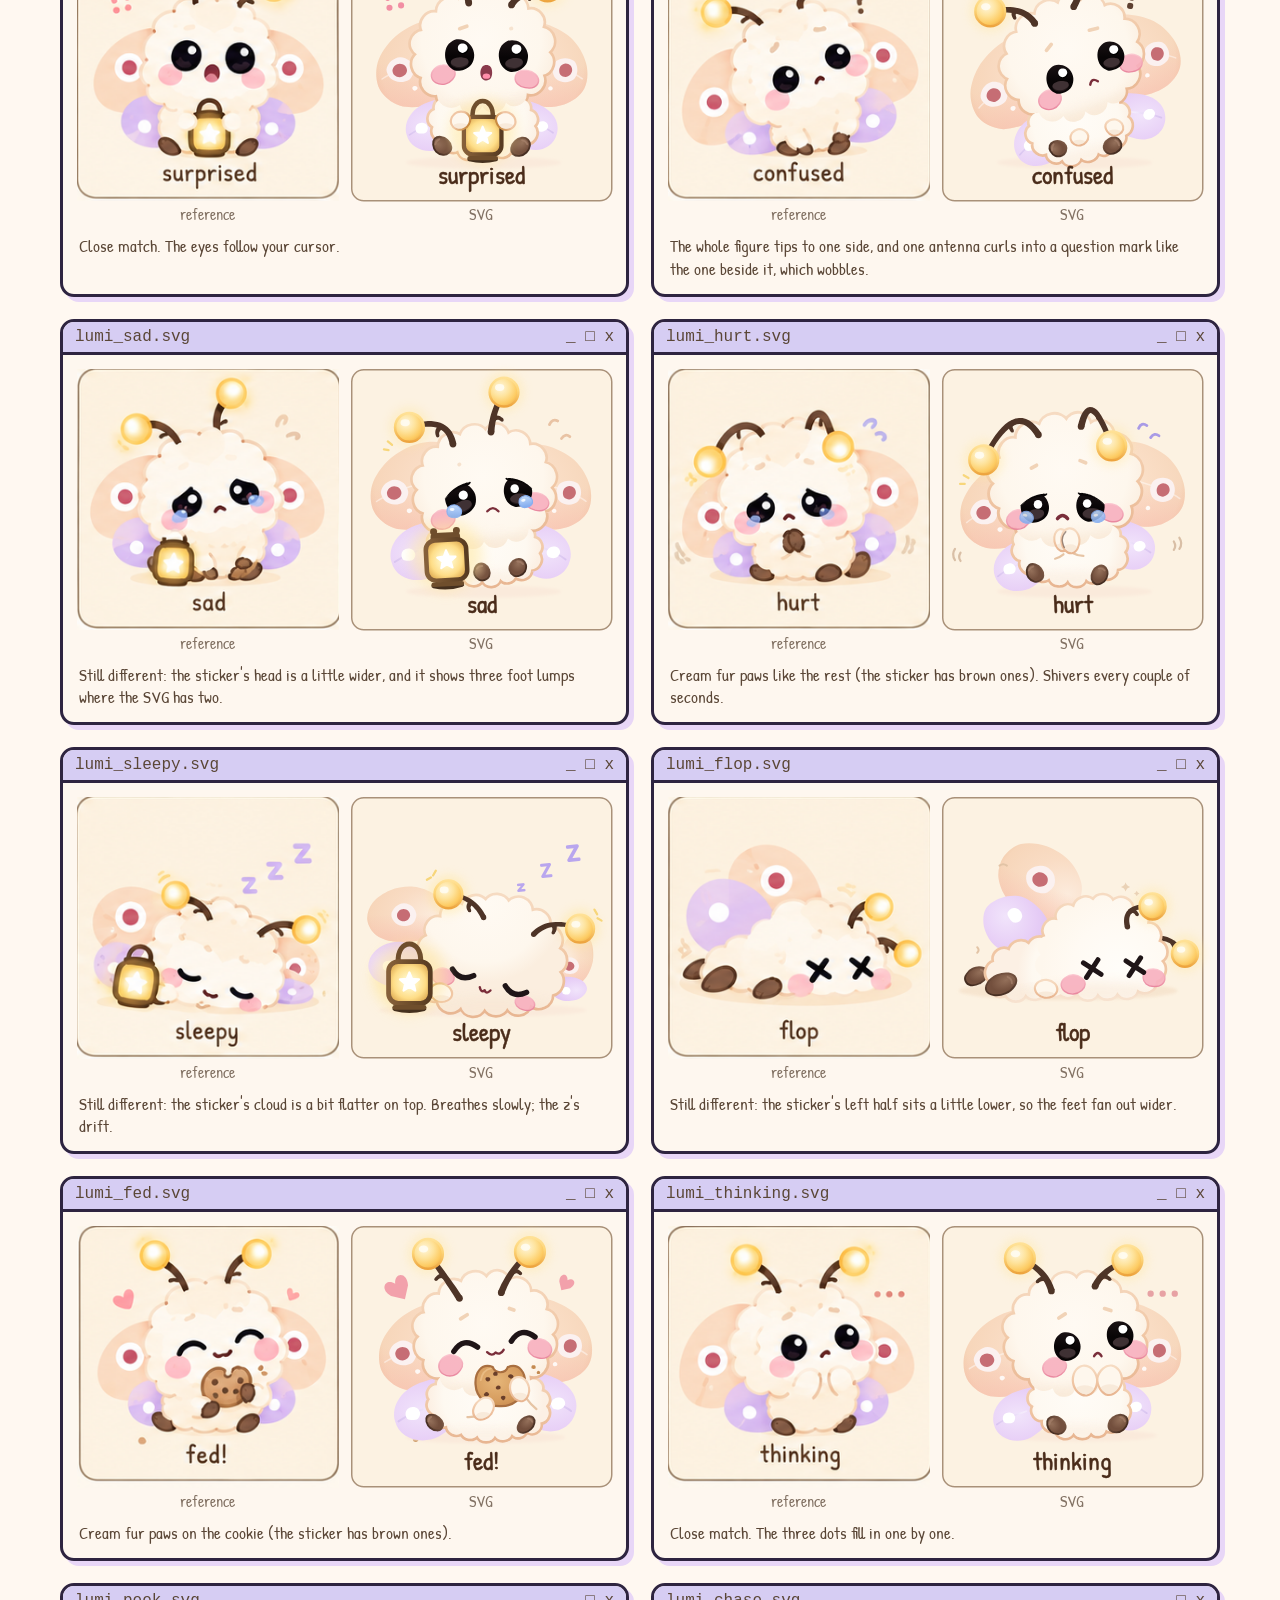
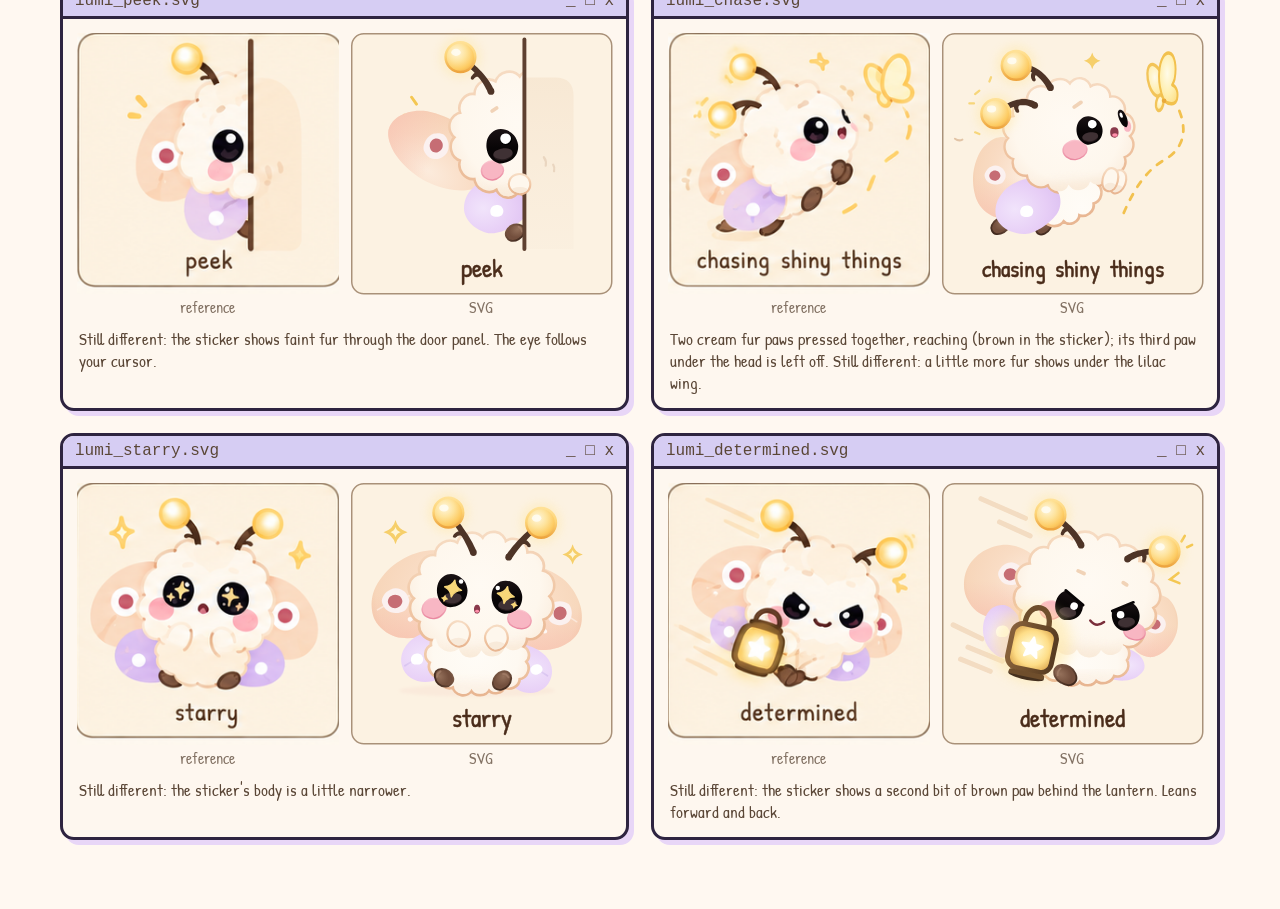
<file: design/lumi-stickers.html>
<!doctype html>
<html lang="en">
<head>
<meta charset="utf-8">
<meta name="viewport" content="width=device-width, initial-scale=1">
<title>Lumi Sticker Set</title>
<link href="https://fonts.googleapis.com/css2?family=Fredoka:wght@400;600&family=Patrick+Hand&display=swap" rel="stylesheet">
<style>
  :root {
    --cocoa: #5a4636;
    --lilac: #e8d6f7;
    --bg: #fff8f1;
    --ink: #2e2440;
  }
  * { box-sizing: border-box; }
  body {
    margin: 0; background: var(--bg); color: var(--cocoa);
    font-family: "Patrick Hand", "Comic Sans MS", cursive; font-size: 20px;
    padding: 24px 16px 60px;
  }
  main { max-width: 1160px; margin: 0 auto; }
  h1 { font-family: "Fredoka", sans-serif; font-weight: 600; font-size: clamp(28px, 6vw, 48px); text-align: center; margin: 0; }
  .sub { text-align: center; margin: 4px auto 20px; max-width: 760px; }
  .tools { display: flex; flex-wrap: wrap; gap: 10px; justify-content: center; align-items: center; margin-bottom: 26px; }
  .tools button {
    font: inherit; font-size: 18px; color: var(--ink); background: #fffdf8; cursor: pointer;
    border: 3px solid var(--ink); border-radius: 999px; padding: 4px 16px; box-shadow: 3px 3px 0 var(--lilac);
  }
  .tools button[aria-pressed="true"] { background: #d6cdf3; }
  .tools label { display: none; align-items: center; gap: 8px; font-size: 18px; }
  body[data-view="overlay"] .tools label { display: inline-flex; }
  .hint { display: none; text-align: center; font-size: 17px; margin: -14px auto 22px; max-width: 640px; opacity: .8; }
  body[data-view="overlay"] .hint { display: block; }

  .win {
    background: #fffdf8; border: 3px solid var(--ink); border-radius: 14px; overflow: hidden;
    box-shadow: 5px 5px 0 var(--lilac);
  }
  .win .bar {
    background: #d6cdf3; border-bottom: 3px solid var(--ink); padding: 6px 12px;
    font-family: monospace; font-size: 16px; display: flex; justify-content: space-between;
  }
  .cards { display: grid; grid-template-columns: repeat(auto-fit, minmax(min(100%, 500px), 1fr)); gap: 22px; }
  .pair { display: grid; grid-template-columns: 1fr 1fr; gap: 12px; padding: 14px 14px 4px; background: #fef7ef; }
  figure { margin: 0; text-align: center; }
  figcaption { font-size: 16px; opacity: .75; margin-top: 2px; }
  .stack { position: relative; aspect-ratio: 1; }
  .stack > * { position: absolute; inset: 0; width: 100%; height: 100%; display: block; }
  .stack svg { overflow: visible; }
  .ref img { width: 100%; aspect-ratio: 1; display: block; }
  .ghost { opacity: .5; pointer-events: none; display: none !important; }
  .note { margin: 6px 16px 14px; font-size: 17px; line-height: 1.3; background: #fef7ef; }
  .card { background: #fef7ef; }

  /* overlay: the reference sits on top of the SVG at the chosen opacity */
  body[data-view="overlay"] .ref { display: none; }
  body[data-view="overlay"] .pair { grid-template-columns: minmax(0, 420px); justify-content: center; }
  body[data-view="overlay"] .ghost { display: block !important; }
  /* sheet: just the SVG stickers, laid out like the original sheet */
  body[data-view="sheet"] .cards { grid-template-columns: repeat(auto-fill, minmax(min(100%, 170px), 1fr)); gap: 12px; }
  body[data-view="sheet"] .card { border: 0; box-shadow: none; background: transparent; }
  body[data-view="sheet"] .bar, body[data-view="sheet"] .ref, body[data-view="sheet"] .note, body[data-view="sheet"] figcaption { display: none; }
  body[data-view="sheet"] .pair { grid-template-columns: 1fr; padding: 0; background: transparent; }

  /* motion: the same beats as Lumi v4 */
  .bob { animation: bob 2.6s ease-in-out infinite; }
  @keyframes bob { 0%, 100% { transform: translateY(0); } 50% { transform: translateY(-4px); } }
  .wl { transform-origin: 118px 162px; animation: flapL 2.6s ease-in-out -2.4s infinite; }
  .wr { transform-origin: 122px 160px; animation: flapR 2.6s ease-in-out -2.4s infinite; }
  @keyframes flapL { 0%, 100% { transform: rotate(-4deg); } 50% { transform: rotate(5deg); } }
  @keyframes flapR { 0%, 100% { transform: rotate(4deg); } 50% { transform: rotate(-5deg); } }
  .ray, .glint { animation: twinkle 1.6s ease-in-out infinite; }
  @keyframes twinkle { 50% { opacity: .25; } }
  .blink { transform-origin: center; transform-box: fill-box; animation: blink 4.5s infinite; }
  @keyframes blink { 0%, 94%, 100% { transform: scaleY(1); } 97% { transform: scaleY(.1); } }
  .breathe { transform-origin: 125px 226px; animation: breathe 4s ease-in-out infinite; }
  @keyframes breathe { 50% { transform: scale(1.012, 1.025); } }
  .zz text { animation: zz 3s ease-in-out infinite; }
  .zz text:nth-child(2) { animation-delay: -1s; }
  .zz text:nth-child(3) { animation-delay: -2s; }
  @keyframes zz { 0%, 100% { opacity: .95; translate: 0 0; } 50% { opacity: .55; translate: 0 -3px; } }
  /* hurt: a small shiver; peek: lean out and back; chase: little hops toward the butterfly */
  .shiver { animation: shiver 2.2s ease-in-out infinite; }
  @keyframes shiver { 0%, 60%, 100% { transform: translateX(0); } 64% { transform: translateX(-1.2px); } 68% { transform: translateX(1.2px); } 72% { transform: translateX(-.8px); } 76% { transform: translateX(.6px); } }
  .lean { animation: lean 3.4s ease-in-out infinite; }
  @keyframes lean { 0%, 100% { transform: translateX(0); } 50% { transform: translateX(-5px); } }
  .hop { animation: hop 1.3s ease-in-out infinite; }
  @keyframes hop { 0%, 100% { transform: translate(0, 0); } 50% { transform: translate(2px, -6px); } }
  /* excited bounces, love's heart beats, the "?" wobbles, the thinking dots fill in one by one */
  .bounce { animation: bounce .9s ease-in-out infinite; }
  @keyframes bounce { 0%, 100% { transform: translateY(0); } 50% { transform: translateY(-6px); } }
  .beat { transform-box: fill-box; transform-origin: center; animation: beat 1.4s ease-in-out infinite; }
  @keyframes beat { 0%, 30%, 100% { transform: scale(1); } 15% { transform: scale(1.08); } 45% { transform: scale(1.04); } }
  .wobble { transform-box: fill-box; transform-origin: 50% 90%; animation: wobble 2.2s ease-in-out infinite; }
  @keyframes wobble { 0%, 100% { transform: rotate(-8deg); } 50% { transform: rotate(8deg); } }
  .dots circle { animation: dot 1.5s ease-in-out infinite; }
  .dots circle:nth-child(2) { animation-delay: .25s; }
  .dots circle:nth-child(3) { animation-delay: .5s; }
  @keyframes dot { 0%, 100% { opacity: .25; } 40% { opacity: 1; } }
  .fly { transform-origin: 210px 50px; animation: fly 2.4s ease-in-out infinite; }
  @keyframes fly { 0%, 100% { transform: translate(0, 0) rotate(0); } 50% { transform: translate(-3px, -4px) rotate(-6deg); } }
  @media (prefers-reduced-motion: reduce) {
    .bob, .wl, .wr, .ray, .glint, .blink, .breathe, .zz text, .shiver, .lean, .hop, .fly, .bounce, .beat, .wobble, .dots circle { animation: none; }
  }
</style>
</head>
<body data-view="side">
<main>
  <h1>Lumi sticker set ✨</h1>
  <p class="sub">All eighteen moods from the pastel expression sheet, redrawn as SVG with the Lumi v4 parts. Each card puts the reference sticker next to its SVG.</p>
  <div class="tools" role="group" aria-label="View">
    <button data-view="side" aria-pressed="true">Side by side</button>
    <button data-view="overlay" aria-pressed="false">Overlay</button>
    <button data-view="sheet" aria-pressed="false">SVG stickers only</button>
    <label>reference <input type="range" id="ghost" min="0" max="100" value="50"></label>
  </div>
  <p class="hint">On the original sheet the bottom-row cards (fed, thinking, peek, chase, starry, determined) are a little shorter, so their labels sit higher in overlay. The figures still line up.</p>
  <div class="cards" id="cards"></div>
</main>

<script>
// Palette sampled from the reference art (same as Lumi v4)
const C = {
  fur: "#fef7ed", line: "#f0c9a8", flick: "#efd0b4",
  stalk: "#4e3427", frame: "#6f4e2c",
  ring: "#fbf1f0", spot: "#c66d74", blush: "#f8b0bf",
  mouth: "#5e3b30", nose: "#4f3026", lid: "#1f1517", lip: "#7a2e3a",
  eye: "#080506", eyeTint: "#3f3134", eyeTintDark: "#22181a", sparkle: "#fbe3a4",
  gold: "#f6cf6a", heart: "#ee8196", shadow: "#faeadb",
  card: "#fcf2e2", cardLine: "#a99179", label: "#4a2c1a",
};

const f1 = (n) => n.toFixed(1);

const star4 = (x, y, s, fill, extra = "") =>
  `<path d="M${x} ${y - s} Q${x + s * .2} ${y - s * .2} ${x + s} ${y} Q${x + s * .2} ${y + s * .2} ${x} ${y + s} Q${x - s * .2} ${y + s * .2} ${x - s} ${y} Q${x - s * .2} ${y - s * .2} ${x} ${y - s} Z" fill="${fill}" ${extra}/>`;

const star5 = (x, y, R, r, fill) => {
  let d = "";
  for (let i = 0; i < 10; i++) {
    const a = -Math.PI / 2 + (i * Math.PI) / 5;
    const rad = i % 2 ? r : R;
    d += (i ? "L" : "M") + f1(x + Math.cos(a) * rad) + " " + f1(y + Math.sin(a) * rad);
  }
  return `<path d="${d}Z" fill="${fill}" stroke="${fill}" stroke-width="1.6" stroke-linejoin="round"/>`;
};

// Hearts are a little taller than wide and can be tilted around their own centre
const heart = (x, y, s, attrs, rot = 0) =>
  `<path transform="translate(${x} ${y}) rotate(${rot}) scale(${s} ${f1(s * 1.22)})" d="M0 -2 C-3 -7 -10 -4 -6 2 L0 7 L6 2 C10 -4 3 -7 0 -2 Z" ${attrs}/>`;

const seeded = (seed) => {
  let s = seed * 7 + 3;
  return () => (s = (s * 9301 + 49297) % 233280) / 233280;
};

// Organic oval: smooth closed curve through slightly jittered points (never a perfect circle)
function blob(cx, cy, rx, ry, seed, wob = .06, rotDeg = 0, n = 8) {
  const rand = seeded(seed);
  const rot = rotDeg * Math.PI / 180, cr = Math.cos(rot), sr = Math.sin(rot);
  const pts = [];
  for (let i = 0; i < n; i++) {
    const a = (i / n) * Math.PI * 2;
    const k = 1 + (rand() - .5) * 2 * wob;
    const x = Math.cos(a) * rx * k, y = Math.sin(a) * ry * k;
    pts.push([cx + x * cr - y * sr, cy + x * sr + y * cr]);
  }
  let d = `M${f1(pts[0][0])} ${f1(pts[0][1])}`;
  for (let i = 0; i < n; i++) {
    const p0 = pts[(i - 1 + n) % n], p1 = pts[i], p2 = pts[(i + 1) % n], p3 = pts[(i + 2) % n];
    d += ` C${f1(p1[0] + (p2[0] - p0[0]) / 6)} ${f1(p1[1] + (p2[1] - p0[1]) / 6)} ${f1(p2[0] - (p3[0] - p1[0]) / 6)} ${f1(p2[1] - (p3[1] - p1[1]) / 6)} ${f1(p2[0])} ${f1(p2[1])}`;
  }
  return d + "Z";
}

// Quadratic curve drawn as a filled shape that tapers from w0 to w1
function taper(p0, p1, p2, w0, w1, steps = 18) {
  const L = [], R = [];
  for (let i = 0; i <= steps; i++) {
    const t = i / steps, mt = 1 - t;
    const x = mt * mt * p0[0] + 2 * mt * t * p1[0] + t * t * p2[0];
    const y = mt * mt * p0[1] + 2 * mt * t * p1[1] + t * t * p2[1];
    const dx = 2 * mt * (p1[0] - p0[0]) + 2 * t * (p2[0] - p1[0]);
    const dy = 2 * mt * (p1[1] - p0[1]) + 2 * t * (p2[1] - p1[1]);
    const len = Math.hypot(dx, dy) || 1;
    const w = (w0 + (w1 - w0) * t) / 2;
    L.push([x - (dy / len) * w, y + (dx / len) * w]);
    R.push([x + (dy / len) * w, y - (dx / len) * w]);
  }
  return "M" + L.concat(R.reverse()).map(p => f1(p[0]) + " " + f1(p[1])).join(" L") + " Z";
}
const qpt = (p0, p1, p2, t) => {
  const mt = 1 - t;
  return [mt * mt * p0[0] + 2 * mt * t * p1[0] + t * t * p2[0], mt * mt * p0[1] + 2 * mt * t * p1[1] + t * t * p2[1]];
};

// Traditional cloud: evenly spaced, same-sized scallops that all bulge outward (no dents).
// `pear` > 0 narrows the top and fills out the bottom; `flat` < 1 flattens the bottom (for sitting);
// `trim` = [angleDeg, amount, spreadDeg] pulls the outline in around one spot.
function scallop(cx, cy, rx, ry, n, seed, kR = .58, pear = 0, flat = 1, trim = null) {
  const rand = seeded(seed);
  // sample the outline by arc length so every scallop comes out the same size
  const M = 360, pts = [], len = [0];
  for (let i = 0; i <= M; i++) {
    const t = (i / M) * Math.PI * 2, s = Math.sin(t);
    const k = trim ? 1 - trim[1] * Math.exp(-(((t * 180 / Math.PI - trim[0]) / trim[2]) ** 2)) : 1;
    pts.push([cx + Math.cos(t) * rx * (1 + pear * s) * k, cy + ry * (s > 0 ? s ** flat : s) * k]);
    if (i) len.push(len[i - 1] + Math.hypot(pts[i][0] - pts[i - 1][0], pts[i][1] - pts[i - 1][1]));
  }
  const total = len[M], off = rand();
  const at = (s) => {
    s = ((s % total) + total) % total;
    let i = 1;
    while (len[i] < s) i++;
    const u = (s - len[i - 1]) / (len[i] - len[i - 1]);
    return [pts[i - 1][0] + (pts[i][0] - pts[i - 1][0]) * u, pts[i - 1][1] + (pts[i][1] - pts[i - 1][1]) * u];
  };
  const notches = Array.from({ length: n }, (_, i) => at(((i + off + (rand() - .5) * .12) / n) * total));
  let d = `M${f1(notches[0][0])} ${f1(notches[0][1])}`;
  for (let i = 1; i <= n; i++) {
    const p = notches[i - 1], q = notches[i % n];
    const L = Math.hypot(q[0] - p[0], q[1] - p[1]), R = L * (kR + (rand() - .5) * .06);
    d += ` A${f1(R)} ${f1(R)} 0 0 1 ${f1(q[0])} ${f1(q[1])}`;
  }
  return (attrs) => `<path d="${d}Z" stroke-linejoin="round" ${attrs}/>`;
}

// Fluff = outline on the outside of the union only + gradient fill + clipped shading.
// part "line" or "fill" draws just one half, so parts that join can share one outline (see joined)
function fluff(shape, clipId, fill, shading = "", stroke = 4.4, line = C.line, part = "all") {
  const ln = shape(`fill="${line}" stroke="${line}" stroke-width="${stroke}"`);
  const fl = `<clipPath id="${clipId}">${shape("")}</clipPath>
    ${shape(`fill="${fill}"`)}
    <g clip-path="url(#${clipId})">${shading}</g>`;
  return part === "line" ? ln : part === "fill" ? fl : ln + fl;
}

// Feet (and the brown paws) get a border that is lighter on the side facing the light.
// The gradient runs in the foot's own rotated space, so the light direction is rotated into it.
const foot = (cx, cy, rx, ry, deg, id, seed, light = [130, 186]) => {
  const a = -deg * Math.PI / 180, R = Math.max(rx, ry);
  let dx = cx - light[0], dy = cy - light[1];
  const len = Math.hypot(dx, dy) || 1;
  dx /= len; dy /= len;
  const lx = dx * Math.cos(a) - dy * Math.sin(a), ly = dx * Math.sin(a) + dy * Math.cos(a);
  const gid = `${id}footLine${seed}`;
  return `<g transform="translate(${cx} ${cy}) rotate(${deg})">
  <linearGradient id="${gid}" gradientUnits="userSpaceOnUse" x1="${f1(-lx * R)}" y1="${f1(-ly * R)}" x2="${f1(lx * R)}" y2="${f1(ly * R)}">
    <stop offset="0" stop-color="#7d5a46"/><stop offset="1" stop-color="#3f281d"/></linearGradient>
  <path d="${blob(0, 0, rx, ry, seed, .05)}" fill="url(#${id}foot)" stroke="url(#${gid})" stroke-width="2"/>
  <path d="M${f1(-rx * .45)} ${f1(-ry * .55)} q${f1(rx * .35)} ${f1(-ry * .22)} ${f1(rx * .8)} ${f1(-ry * .08)}" fill="none" stroke="#a7826c" stroke-width="2" stroke-linecap="round" opacity=".7"/></g>`;
};

// Both eyes share one structure; only position (and the sparkle side) differ
const TILT = -5;
const EYE_L = { x: 91.5, y: 124, side: -1, seed: 11, rot: 5 };
const EYE_R = { x: 150.5, y: 119, side: 1, seed: 11 };
const EYE_RX = 15.5, EYE_RY = 16.5;

// Same order as the sticker sheet (three rows of six)
const MOODS = ["curious", "happy", "excited", "shy", "proud", "love",
  "surprised", "confused", "sad", "hurt", "sleepy", "flop",
  "fed", "thinking", "peek", "chase", "starry", "determined"];
const LABELS = {
  curious: "curious", happy: "happy", excited: "excited", shy: "shy", proud: "proud", love: "love",
  surprised: "surprised", confused: "confused", sad: "sad", hurt: "hurt", sleepy: "sleepy", flop: "flop",
  fed: "fed!", thinking: "thinking", peek: "peek", chase: "chasing shiny things", starry: "starry", determined: "determined",
};

let uid = 0;
function sticker(mood) {
  const id = "s" + uid++;
  const blur = (n) => `filter="url(#${id}b${n})"`;
  const LINE = `url(#${id}line)`;
  // Blush: soft blurred pink with a crisp gradient border (lighter on top, deeper pink below)
  const blush = (x, y, rx = 11, ry = 8.5, seed = 21, rot = 0) => {
    const d = blob(x, y, rx, ry, seed, .07, rot);
    return `<path d="${d}" fill="${C.blush}" opacity=".9" ${blur(1)}/>
      <path d="${d}" fill="none" stroke="url(#${id}blushLine)" stroke-width="1.5" opacity=".9"/>`;
  };

  // ---------- Wings (the v4 pair, each swinging from its root on the back) ----------
  // lo scales the lilac wing alone, from where it tucks under the body; up lifts it
  const upL = blob(57, 137, 58, 44, 31, .02, -28, 10);
  const upR = blob(184, 133, 56, 43, 33, .02, 28, 10);
  const loL = "M120 172 C100 168 78 172 60 178 C40 184 30 200 34 214 C38 230 58 236 74 228 C92 218 108 194 120 172 Z";
  const loR = "M120 170 C140 166 160 168 178 174 C198 180 208 194 204 208 C200 224 182 230 168 222 C150 212 132 192 120 170 Z";
  const wingL = (lo = 1, up = 0) => `<g class="wl">
    <path d="${upL}" fill="url(#${id}peachL)"/>
    <path d="${upL}" fill="url(#${id}wingBlush)"/>
    <path d="M58 139.5 Q21 143.5 6 150" transform="rotate(-11 27 144)" fill="none" stroke="#fff" stroke-width="1.6" stroke-linecap="round" opacity=".45"/>
    <path d="${blob(27, 144, 14.2, 13.8, 2, .05)}" fill="${C.ring}"/>
    <path d="${blob(26.6, 144.6, 7.6, 7.2, 5, .06)}" fill="${C.spot}"/>
    <path d="${blob(43, 164, 2.8, 2.5, 8, .1)}" fill="#fff" opacity=".85"/>
    <g transform="translate(120 ${172 - up}) scale(${lo}) translate(-120 -172)"><path d="${loL}" fill="url(#${id}lilacL)"/>
    <path d="M70 203.5 Q47 206.5 36 211.5" transform="rotate(-11 50 207)" fill="none" stroke="url(#${id}veinL)" stroke-width="1.8" stroke-linecap="round"/>
    <path d="${blob(50, 207, 6.6, 6.2, 9, .07)}" fill="#fff"/></g></g>`;
  const wingR = (lo = 1, up = 0) => `<g class="wr">
    <path d="${upR}" fill="url(#${id}peachR)"/>
    <path d="${upR}" fill="url(#${id}wingBlush)"/>
    <path d="M182 135 Q219 138 233 145" transform="rotate(11 213 139)" fill="none" stroke="#fff" stroke-width="1.6" stroke-linecap="round" opacity=".45"/>
    <path d="${blob(213, 139, 13.6, 13.2, 3, .05)}" fill="${C.ring}"/>
    <path d="${blob(213.4, 139.4, 7.3, 7, 7, .06)}" fill="${C.spot}"/>
    <path d="${blob(197, 159, 2.6, 2.3, 4, .1)}" fill="#fff" opacity=".85"/>
    <g transform="translate(120 ${170 - up}) scale(${lo}) translate(-120 -170)"><path d="${loR}" fill="url(#${id}lilacR)"/>
    <path d="M168 196 Q191.5 199.75 201 204.5" transform="rotate(11 188 200)" fill="none" stroke="url(#${id}veinR)" stroke-width="1.8" stroke-linecap="round"/>
    <path d="${blob(188, 200, 6.2, 5.8, 13, .07)}" fill="#fff"/></g></g>`;
  // Free-standing wings for the poses that are not sitting upright (same fills as the v4 pair)
  const peachWing = (cx, cy, rx, ry, rot, seed, spot, side = "L") => {
    const d = blob(cx, cy, rx, ry, seed, .02, rot, 10);
    return `<path d="${d}" fill="url(#${id}peach${side})"/><path d="${d}" fill="url(#${id}wingBlush)"/>
      <path d="${blob(spot[0], spot[1], spot[2], spot[2] * .97, 2, .05)}" fill="${C.ring}"/>
      <path d="${blob(spot[0] - .3, spot[1] + .4, spot[2] * .53, spot[2] * .5, 5, .06)}" fill="${C.spot}"/>`;
  };
  const lilacWing = (cx, cy, rx, ry, rot, seed, dot, side = "L") =>
    `<path d="${blob(cx, cy, rx, ry, seed, .03, rot, 10)}" fill="url(#${id}lilac${side})"/>
     <path d="${blob(dot[0], dot[1], dot[2], dot[2] * .94, 9, .07)}" fill="#fff"/>`;

  // ---------- Antennae: stalks run into the centre of each orb so they always connect ----------
  // twig: [where on the stalk, tip offset, bend offset]; `halo` adds a soft glow behind the orb
  const drawAnt = (a, w0 = 7.2, w1 = 5.5) => {
    let twig = "";
    if (a.twig) {
      const p = qpt(a.b, a.c, a.o, a.twig[0]);
      const end = [p[0] + a.twig[1][0], p[1] + a.twig[1][1]];
      twig = `<path d="${taper(p, [p[0] + a.twig[2][0], p[1] + a.twig[2][1]], end, 5.8, 3.6, 12)}" fill="${C.stalk}"/>
        <circle cx="${f1(end[0])}" cy="${f1(end[1])}" r="1.8" fill="${C.stalk}"/>`;
    }
    const [ox, oy] = a.o;
    const rays = (a.rays || []).map(deg => {
      const r = deg * Math.PI / 180;
      return `<line class="ray" x1="${f1(ox + Math.cos(r) * (a.r + 5))}" y1="${f1(oy + Math.sin(r) * (a.r + 5))}" x2="${f1(ox + Math.cos(r) * (a.r + 10))}" y2="${f1(oy + Math.sin(r) * (a.r + 10))}" stroke="#fcd96f" stroke-width="2.2" stroke-linecap="round" opacity=".9"/>`;
    }).join("");
    const [bx, by] = a.b;
    return `<circle cx="${ox}" cy="${oy}" r="${a.r + 6}" fill="#ffe7a0" opacity="${a.halo ?? .4}" ${blur(5)}/>
      <path d="${taper(a.b, a.c, a.o, w0, w1)}" fill="${C.stalk}"/>
      <circle cx="${f1(bx)}" cy="${f1(by)}" r="${f1(w0 / 2)}" fill="${C.stalk}"/>${twig}
      <circle cx="${ox}" cy="${oy}" r="${a.r}" fill="url(#${id}orb)" stroke="url(#${id}orbRim)" stroke-width="2.7"/>
      <ellipse cx="${f1(ox - a.r * .3)}" cy="${f1(oy - a.r * .32)}" rx="${f1(a.r * .32)}" ry="${f1(a.r * .24)}" fill="#fffdf4" opacity=".85" ${blur(1)}/>
      ${rays}`;
  };
  const ants = (list, w0, w1) => list.map(a => drawAnt(a, w0, w1)).join("");

  // ---------- Fluff: the v4 oval cloud head and pear-shaped body ----------
  // One or two short tan dashes on the forehead, like the stray tufts in the sticker art:
  // each [x1, y1, x2, y2, opacity] tip to tip, in final position
  const tufts = (list = [], w = 4) => list.map(([x1, y1, x2, y2, op = 1]) => {
    const len = Math.hypot(x2 - x1, y2 - y1), k = Math.max(0, len - w) / len / 2, mx = (x1 + x2) / 2, my = (y1 + y2) / 2;
    return `<path d="M${f1(mx - (x2 - x1) * k)} ${f1(my - (y2 - y1) * k)} L${f1(mx + (x2 - x1) * k)} ${f1(my + (y2 - y1) * k)}" stroke="#f1d3b7" stroke-width="${w}" stroke-linecap="round" opacity="${op}"/>`;
  }).join("");
  const headShape = scallop(120, 123, 71, 61.5, 16, 3, .55, 0, 1, [90, .07, 32]);
  const head = (t = "", sfx = "", part = "all") => `<g transform="${t}"><g transform="rotate(${TILT} 120 123)">${fluff(headShape, `${id}hc${sfx}`, `url(#${id}furH)`, `
    <ellipse cx="120" cy="189" rx="72" ry="14" fill="#f6e2cc" opacity=".45" ${blur(6)}/>`, 5.8, LINE, part)}</g></g>`;
  // The sticker art sits on a chunkier body than v4, so the width (and scallop count) can grow per mood
  const body = (t = "", [rx = 46, ry = 34, n = 13, pear = .22] = [], part = "all") => `<g transform="${t}">${fluff(scallop(119, 196, rx, ry, n, 7, .55, pear, .65, [152, .16, 28]), `${id}bc`, `url(#${id}furB)`, `
    <ellipse cx="119" cy="${196 + ry}" rx="${rx + 8}" ry="8" fill="#fbebdc" opacity=".55" ${blur(5)}/>`, 5.8, LINE, part)}</g>`;
  // Any other cloud (lying down, flopped): same outline and fill treatment
  const cloud = (cx, cy, rx, ry, n, seed, flat, sfx, fill = "furH", part = "all", pear = 0, line = LINE) => fluff(scallop(cx, cy, rx, ry, n, seed, .55, pear, flat), `${id}cl${sfx}`, `url(#${id}${fill})`, `
    <ellipse cx="${cx}" cy="${cy + ry}" rx="${rx}" ry="${f1(ry * .22)}" fill="#f6e2cc" opacity=".45" ${blur(6)}/>`, 5.8, line, part);
  // Head and body are one ball of fluff in the sticker art, with no line across the neck: draw every
  // part's outline first, then every fill, so the outline only shows around the outside
  const joined = (...parts) => parts.map(p => p("line")).join("") + parts.map(p => p("fill")).join("");
  // Keeps only the part of what it wraps that lies over the path d: lets the head redraw its outline
  // across a wing tucked between body and head without bringing back the neck line
  const onlyOver = (mid, d, s) => `<mask id="${id}${mid}" maskUnits="userSpaceOnUse" x="-30" y="-10" width="300" height="300">
    <path d="${d}" fill="#fff"/></mask><g mask="url(#${id}${mid})">${s}</g>`;

  // ---------- Eyes ----------
  // The eye is a hair lighter at the top; a darker band along its lower side holds the reflection
  const eyeBase = (e, s = 1) => {
    const rx = EYE_RX * s, ry = EYE_RY * s;
    return `<g transform="rotate(${e.rot || 0} ${e.x} ${e.y})">
      <path d="${blob(e.x, e.y, rx, ry, e.seed, .03, TILT, 10)}" fill="url(#${id}eyeG)"/>
      <path d="${blob(e.x + 1, e.y + ry * .53, rx * .62, ry * .3, e.seed + 3, .08, TILT)}" fill="${C.eyeTintDark}"/>
      <path d="${blob(e.x + 1, e.y + ry * .45, rx * .62, ry * .3, e.seed + 3, .08, TILT)}" fill="${C.eyeTint}"/></g>`;
  };
  // White shine with a thin crisp shadow line on its lower-right edge
  const hl = (e, s = 1, dx = 3.2, dy = -7.2) => {
    const x = e.x + dx * s, y = e.y + dy * s;
    return `<path d="${blob(x + .5 * s, y + .6 * s, 5.8 * s, 5.5 * s, e.seed + 1, .06)}" fill="#000"/>
      <path d="${blob(x, y, 5.2 * s, 4.9 * s, e.seed + 1, .06)}" fill="#fff"/>`;
  };
  const openEye = (e, s = 1) => `<g class="pupil"><g class="blink">${eyeBase(e, s)}${hl(e, s, e.hx, e.hy)}</g></g>`;
  // Closed eyes: ^ (happy) or ‿ (content / asleep), thick near-black strokes with round ends; arch deepens the curve
  const closedEye = (x, y, w, up, rot = 0, sw = 4.4, arch = 0) => {
    const d = up ? `M${x - w} ${y + 4} Q${x} ${y - 10 - arch} ${x + w} ${y + 4}` : `M${x - w} ${y - 3} Q${x} ${y + 8 + arch} ${x + w} ${y - 3}`;
    return `<path d="${d}" fill="none" stroke="${C.lid}" stroke-width="${sw}" stroke-linecap="round" transform="rotate(${rot} ${x} ${y})"/>`;
  };
  // Worried eye: the top is cut by a line that rises toward the nose. A dark lid runs along the cut
  // in one stroke, thinning out as it reaches the outer edge, and flicks up slightly past the inner corner;
  // a blue tear pools at the outer bottom edge
  const tear = (x, y, rx = 7.5, ry = 6.2, rot = 0, op = 1) => `<g transform="rotate(${rot} ${x} ${y})" opacity="${op}">
    <path d="${blob(x, y, rx, ry, 17, .06)}" fill="url(#${id}tear)" stroke="#86aef0" stroke-width="1.2"/>
    <ellipse cx="${f1(x - rx * .3)}" cy="${f1(y - ry * .3)}" rx="${f1(rx * .32)}" ry="${f1(ry * .24)}" fill="#fff" opacity=".85"/></g>`;
  // An eye with its top cut off by a straight line from a point on the inner edge (inDeg above
  // the middle) to one on the outer edge (outDeg): inner high reads worried, inner low reads fierce
  // bow lifts the middle of the cut into a gentle arch. Returns the cut's ends, its curve's control
  // point and unit vectors along it and up from it, for drawing a lid on top
  const cutEye = (e, s, inDeg, outDeg, tag, bow = 0) => {
    const rx = EYE_RX * s, ry = EYE_RY * s, k = e.side, ti = inDeg * Math.PI / 180, to = outDeg * Math.PI / 180;
    const pin = [e.x - k * rx * Math.cos(ti), e.y - ry * Math.sin(ti)];
    const pout = [e.x + k * rx * Math.cos(to), e.y - ry * Math.sin(to)];
    const d = [pout[0] - pin[0], pout[1] - pin[1]], len = Math.hypot(d[0], d[1]);
    const u = [d[0] / len, d[1] / len], up = u[0] > 0 ? [u[1], -u[0]] : [-u[1], u[0]];
    const c = [(pin[0] + pout[0]) / 2 + up[0] * bow * 2, (pin[1] + pout[1]) / 2 + up[1] * bow * 2];
    const a = [pin[0] - d[0], pin[1] - d[1]], b = [pout[0] + d[0], pout[1] + d[1]];
    const cid = `${id}${tag}${k < 0 ? "L" : "R"}`;
    return [pin, `<clipPath id="${cid}"><path d="M${f1(a[0])} ${f1(a[1])} L${f1(pin[0])} ${f1(pin[1])} Q${f1(c[0])} ${f1(c[1])} ${f1(pout[0])} ${f1(pout[1])} L${f1(b[0])} ${f1(b[1])} L${f1(b[0])} ${f1(e.y + ry * 2)} L${f1(a[0])} ${f1(e.y + ry * 2)} Z"/></clipPath>
      <g clip-path="url(#${cid})">${eyeBase(e, s)}</g>`, pout, c, u, up];
  };
  const worriedEye = (e, s = 1, outDeg = 10, tearOp = 1) => {
    const k = e.side, [pin, eye, pout, c] = cutEye(e, s, 52, outDeg, "we", 2.6 * s);
    // The lid follows the gently arched cut; at the inner corner it flicks up a little
    const back = [pin[0] - (c[0] - pin[0]) * .2, pin[1] - (c[1] - pin[1]) * .2];
    const tip = [back[0] - k * .6 * s, back[1] - 1.5 * s];
    return `${eye}
      <path d="${taper(pin, c, pout, 3 * s, .4 * s, 24)}" fill="${C.eye}"/>
      <circle cx="${f1(pin[0])}" cy="${f1(pin[1])}" r="${f1(1.4 * s)}" fill="${C.eye}"/>
      <path d="${taper(pin, back, tip, 2.8 * s, 1.2 * s)}" fill="${C.eye}"/>
      <circle cx="${f1(e.x - k * 3.5 * s)}" cy="${f1(e.y - 3 * s)}" r="${f1(4.6 * s)}" fill="#fff"/>
      ${tear(e.x + k * 8.5 * s, e.y + 11 * s, 7.6 * s, 6.2 * s, k * -12, tearOp)}`;
  };
  // Determined: the cut drops toward the nose like a lowered brow, with a dark lid along it that pokes
  // a little past the eye at the outer end and only just at the inner one; the shine sits on the inner side
  const fierceEye = (e, s = 1, inDeg = 18, outDeg = 60) => {
    const [pin, eye, pout, , u] = cutEye(e, s, inDeg, outDeg, "fe"), extIn = 0, extOut = .9 * s;
    const a = [pin[0] - u[0] * extIn, pin[1] - u[1] * extIn], b = [pout[0] + u[0] * extOut, pout[1] + u[1] * extOut];
    return `${eye}
      <path d="M${f1(a[0])} ${f1(a[1])} L${f1(b[0])} ${f1(b[1])}" stroke="${C.eye}" stroke-width="${f1(3 * s)}" stroke-linecap="round"/>
      <circle cx="${f1(e.x - e.side * 5.5 * s)}" cy="${f1(e.y - 1 * s)}" r="${f1(4.2 * s)}" fill="#fff"/>`;
  };
  // Starry: a big gold sparkle, a small one toward the outer edge and a white glint toward the nose
  const starEye = (e, s = 1, spin = 0) => {
    const k = e.side, gold = "#f8d779";
    const big = [e.x - k * 1 * s, e.y - 2 * s], small = [e.x + k * 7.5 * s, e.y + 8 * s];
    const turn = (p) => `transform="rotate(${spin} ${f1(p[0])} ${f1(p[1])})"`;
    return `${eyeBase(e, s)}
      ${star4(big[0], big[1], 8.6 * s, gold, `stroke="${gold}" stroke-width="${f1(1.4 * s)}" stroke-linejoin="round" ${turn(big)}`)}
      ${star4(small[0], small[1], 3.8 * s, gold, turn(small))}
      <circle cx="${f1(e.x - k * 9 * s)}" cy="${f1(e.y - 9 * s)}" r="${f1(2.2 * s)}" fill="#fff"/>`;
  };
  const xEye = (x, y, r = 8, rot = 0) => `<path d="M${x - r} ${y - r} L${x + r} ${y + r} M${x + r} ${y - r} L${x - r} ${y + r}" stroke="${C.lid}" stroke-width="5.4" stroke-linecap="round" transform="rotate(${rot} ${x} ${y})"/>`;

  // ---------- Mouths and nose ----------
  const wMouth = (x, y, w, rot = 0) => `<path d="M${x - w} ${y - 2.2} Q${x - w * .5} ${y + 3.6} ${x} ${y - .6} Q${x + w * .5} ${y + 3.6} ${x + w} ${y - 2.2}" fill="none" stroke="${C.lip}" stroke-width="2.6" stroke-linecap="round" stroke-linejoin="round" transform="rotate(${rot} ${x} ${y})"/>`;
  const frown = (x, y, w, rot = 0, sw = 2.6) => `<path d="M${x - w} ${y + 2.4} Q${x} ${y - 4.4} ${x + w} ${y + 2.4}" fill="none" stroke="${C.lip}" stroke-width="${sw}" stroke-linecap="round" transform="rotate(${rot} ${x} ${y})"/>`;
  const nose = (x, y, fill = C.nose) => `<path d="${blob(x, y, 2.4, 1.8, 6, .1, TILT)}" fill="${fill}"/>`;
  const oMouth = (x, y, rx = 4, ry = 5.5) => `<path d="${blob(x, y, rx, ry, 3, .06)}" fill="#8a3a4c"/>
    <ellipse cx="${x}" cy="${f1(y + ry * .45)}" rx="${f1(rx * .62)}" ry="${f1(ry * .34)}" fill="#ff8fab"/>`;
  const laugh = (x, y, w, rot = 0) => `<g transform="rotate(${rot} ${x} ${y})">
    <path d="M${x - w} ${y - 1} Q${x} ${y - 2.5} ${x + w} ${y - 1} Q${f1(x + w * .75)} ${f1(y + w * 1.15)} ${x} ${f1(y + w * 1.1)} Q${f1(x - w * .75)} ${f1(y + w * 1.15)} ${x - w} ${y - 1} Z" fill="#8a3a4c" stroke="#8a3a4c" stroke-width="1.2" stroke-linejoin="round"/>
    <ellipse cx="${x}" cy="${f1(y + w * .74)}" rx="${f1(w * .5)}" ry="${f1(w * .3)}" fill="#ff8fab"/></g>`;
  const smile = (x, y, w, rot = 0) => `<path d="M${x - w} ${y - 1.5} Q${x} ${y + 5.5} ${x + w} ${y - 2.5}" fill="none" stroke="${C.lip}" stroke-width="2.6" stroke-linecap="round" transform="rotate(${rot} ${x} ${y})"/>`;

  // ---------- Props: lantern (v4), cookie, fur paws, brown paws ----------
  const lanternArt = (lit, handle = true) => `
    ${handle ? `<path d="M112 183.5 C110.5 166 129.5 166 128 183.5" fill="none" stroke="${C.frame}" stroke-width="3.6" stroke-linecap="round"/>`
      : `<path d="M109 184 L109 180.5 Q109 177.5 112 177.5 L128 177.5 Q131 177.5 131 180.5 L131 184 Z" fill="${C.frame}"/>
         <circle cx="111.5" cy="176.5" r="2.6" fill="${C.frame}"/><circle cx="128.5" cy="176.5" r="2.6" fill="${C.frame}"/>`}
    <rect x="105" y="183" width="30" height="30" rx="7" fill="url(#${id}${lit ? "glass" : "glassOff"})" stroke="url(#${id}frameG)" stroke-width="3.4"/>
    ${star5(120, 198, 7.2, 3.2, lit ? "#ffffff" : "#f6efe0")}
    <path d="M109.5 216.8 Q120 219.6 130.5 216.8" fill="none" stroke="#45301e" stroke-width="3.4" stroke-linecap="round"/>
    <path d="M109.5 215.9 L130.5 215.9" stroke="${C.frame}" stroke-width="3.4" stroke-linecap="round"/>`;
  // (x, y) is the centre of the glass
  const lantern = (x, y, s, rot = 0, lit = true, handle = true) => `
    ${lit ? `<path d="${blob(x, y - 3 * s, 27 * s, 25 * s, 14, .05)}" fill="#ffe8a0" opacity=".55" ${blur(7)}/>` : ""}
    <g transform="translate(${x} ${y}) rotate(${rot}) scale(${s}) translate(-120 -198)">${lanternArt(lit, handle)}</g>`;
  // Cookie: round, a little wider than tall, with one bite out of the top
  const cookie = (x, y, rx, ry) => {
    const P = (u, v) => `${f1(x + u * rx)} ${f1(y + v * ry)}`;
    const d = `M${P(.3, -.86)} C${P(.75, -1.08)} ${P(1.02, -.6)} ${P(.99, -.05)} C${P(.96, .6)} ${P(.5, .99)} ${P(0, .97)} C${P(-.5, .99)} ${P(-.96, .6)} ${P(-.99, -.05)} C${P(-1.02, -.6)} ${P(-.75, -1.08)} ${P(-.3, -.86)} A${f1(rx * .32)} ${f1(ry * .36)} 0 0 0 ${P(.3, -.86)} Z`;
    const chips = [[-.5, -.3], [.42, -.42], [-.08, .1], [.52, .22], [-.55, .42], [.12, .58], [-.2, -.55]]
      .map(([u, v], i) => `<path d="${blob(x + u * rx, y + v * ry, 2.6, 2.3, 30 + i, .15)}" fill="#6a3f2a"/>`).join("");
    return `<path d="${d}" fill="url(#${id}cookie)" stroke="#a96f40" stroke-width="2.4" stroke-linejoin="round"/>
      <path d="M${P(-.78, -.25)} Q${P(-.7, -.72)} ${P(-.38, -.8)}" fill="none" stroke="#ecc08a" stroke-width="2" stroke-linecap="round" opacity=".8"/>${chips}`;
  };
  // Small round fur paws; the border turns warm gold on the side facing `light` (a lit lantern)
  const paw = (x, y, deg, seed, rx = 8.5, ry = 7.6, light = null) => {
    let grad = "", line = LINE;
    if (light) {
      let dx = light[0] - x, dy = light[1] - y;
      const len = Math.hypot(dx, dy) || 1, R = Math.max(rx, ry) + .5;
      dx /= len; dy /= len;
      const gid = `${id}pawLine${seed}`;
      grad = `<linearGradient id="${gid}" gradientUnits="userSpaceOnUse" x1="${f1(x - dx * R)}" y1="${f1(y - dy * R)}" x2="${f1(x + dx * R)}" y2="${f1(y + dy * R)}">
        <stop offset="0" stop-color="#f0c6a4"/><stop offset=".4" stop-color="#f0c6a4"/><stop offset="1" stop-color="#c8893f"/></linearGradient>`;
      line = `url(#${gid})`;
    }
    return `${grad}
      ${fluff((a) => `<path d="${blob(x, y, rx, ry, seed, .04, deg)}" ${a}/>`,
        `${id}paw${seed}`, C.fur, `<ellipse cx="${x}" cy="${f1(y + ry * .76)}" rx="${f1(rx * .94)}" ry="${f1(ry * .45)}" fill="#f6e4d2" opacity=".7" ${blur(1)}/>`, 4.6, line)}`;
  };
  // A big glossy heart to hug (love); r is half its width
  const bigHeart = (x, y, r, rot = 0) => {
    const P = (u, v) => `${f1(u * r)} ${f1(v * r)}`;
    const d = `M${P(0, -.42)} C${P(-.22, -.95)} ${P(-1.02, -.92)} ${P(-1, -.28)} C${P(-.98, .28)} ${P(-.4, .62)} ${P(0, .9)} C${P(.4, .62)} ${P(.98, .28)} ${P(1, -.28)} C${P(1.02, -.92)} ${P(.22, -.95)} ${P(0, -.42)} Z`;
    return `<g transform="translate(${x} ${y}) rotate(${rot})"><g class="beat">
      <path d="${d}" fill="url(#${id}heartG)" stroke="#e1707f" stroke-width="3" stroke-linejoin="round"/>
      <ellipse cx="${f1(r * .52)}" cy="${f1(-r * .42)}" rx="${f1(r * .2)}" ry="${f1(r * .11)}" transform="rotate(40 ${f1(r * .52)} ${f1(-r * .42)})" fill="#fff" opacity=".75"/></g></g>`;
  };
  // Brown paws (the sticker art uses them for cookie-holding, clasping and reaching)
  const bpaw = (x, y, rx, ry, deg, seed, light = [x - 20, y - 30]) => foot(x, y, rx, ry, deg, id, seed, light);

  // ---------- Little marks around the stickers ----------
  const strokes = (list, color, w = 2.6, cls = "") => `<g class="${cls}" fill="none" stroke="${color}" stroke-width="${w}" stroke-linecap="round">${list.map(d => `<path d="${d}"/>`).join("")}</g>`;
  const dash = (x, y, len, deg) => {
    const r = deg * Math.PI / 180, dx = Math.cos(r) * len / 2, dy = Math.sin(r) * len / 2;
    return `M${f1(x - dx)} ${f1(y - dy)} L${f1(x + dx)} ${f1(y + dy)}`;
  };
  // Gold sparkle with a pale centre, like the ones floating around the stickers
  const sparkle = (x, y, s) => star4(x, y, s, C.gold) + star4(x, y, s * .42, "#fff6d8");
  const question = (x, y, size, color) => `<g transform="rotate(10 ${x} ${y})"><text class="wobble" x="${x}" y="${f1(y + size * .36)}" text-anchor="middle" font-family="Fredoka, sans-serif" font-weight="600" font-size="${size}" fill="${color}">?</text></g>`;
  const ground = (cx = 119, cy = 236, rx = 84) => `<ellipse cx="${cx}" cy="${cy}" rx="${rx}" ry="6.6" fill="${C.shadow}" ${blur(2)}/>`;

  // ---------- Sitting rig: v4 parts, each with its own placement per mood ----------
  // o = { fig, wl, wr, body, head: transforms (fig turns wings, body and head together); lo, loUp: lilac wing scale and lift;
  //       ant: antennae; tufts: forehead dashes; feet, face, hands: markup in final position; under: tucked behind the body;
  //       back, front: unbobbed }
  const sit = (o) => `
    ${o.back || ""}
    ${o.ground ?? ground()}
    <g class="bob"><g class="${o.cls || ""}">
      ${o.under || ""}
      <g transform="${o.fig || ""}">
        <g transform="${o.wl || ""}">${wingL(o.lo, o.loUp)}</g><g transform="${o.wr || ""}">${wingR(o.lo, o.loUp)}</g>
        ${joined(p => body(o.body, o.bodySize, p), p => head(o.head, "", p))}
      </g>
      ${tufts(o.tufts)}
      ${ants(o.ant)}
      ${o.feet || ""}
      ${o.face}
      ${o.hands || ""}
    </g></g>
    ${o.front || ""}`;

  const poses = {
    // Wide open eyes looking off to one side, a small "o" mouth, lantern held low, a pink "?"
    curious: () => sit({
      wl: "translate(1 -7)", wr: "translate(-11 -8)",
      body: "translate(-4 -4)", bodySize: [52, 34, 15, .06], head: "translate(-2 -6)",
      tufts: [[89.5, 96, 95.5, 93.5, .7]],
      ant: [
        { b: [86, 81], c: [76, 64], o: [46, 54], r: 16, twig: [.5, [-6, 7], [-5, 2]] },
        { b: [124, 70], c: [127, 45], o: [148, 20], r: 16, twig: [.45, [9, 1], [5, -4]] },
      ],
      feet: foot(93, 221, 7.5, 10.5, -70, id, 2),
      face: `${blush(86, 151, 12.5, 9.5, 21, -10)}${blush(173, 133, 12.5, 9.5, 23, 10)}
        ${openEye({ x: 99, y: 129, side: -1, seed: 11, rot: 5 })}${openEye({ x: 154, y: 118, side: 1, seed: 11 })}
        ${oMouth(132, 138, 5, 6)}`,
      hands: `${lantern(135, 202, 1.35, 0)}${paw(112, 183, -20, 41, 9.5, 8.5, [135, 200])}${paw(160, 179, 20, 47, 9.5, 8.5, [135, 200])}`,
      back: question(201, 61, 40, "#f29aac"),
    }),

    // Eyes squeezed shut in a ^ ^ grin, mouth open in a laugh, little pink joy lines
    happy: () => sit({
      wl: "translate(-4 5)", wr: "translate(-7 0)",
      body: "translate(-4 -4)", bodySize: [52, 34, 15, .06], head: "translate(-3 -4)",
      tufts: [[85, 99, 96.5, 91.5], [137.2, 89.7, 146.9, 92.8]],
      ant: [
        { b: [98, 61], c: [88, 39], o: [68, 28], r: 16, twig: [.27, [-10, 2], [-5, -3]] },
        { b: [136, 59], c: [146, 38], o: [168, 29], r: 16, twig: [.27, [10, 2], [5, -3]] },
      ],
      feet: foot(95, 223, 7, 10, -60, id, 2),
      face: `${blush(73, 149, 13, 10, 21, -10)}${blush(173, 132, 13, 10, 23, 10)}
        ${closedEye(88, 127, 14, true, -6, 5.4)}${closedEye(154, 116, 14, true, -6, 5.4)}
        ${laugh(123, 140, 10, -6)}`,
      hands: `${lantern(128, 205, 1.35, 0)}${paw(103, 188, -20, 41, 9.5, 8.5, [128, 203])}${paw(153, 184, 20, 47, 9.5, 8.5, [128, 203])}`,
      back: strokes([dash(28, 68, 11, 58), dash(16, 84, 11, 15), dash(208, 71, 11, -58), dash(219, 85, 11, -15)], "#f28ea3", 3.6),
    }),

    // Sparkles in both eyes, mouth open, little brown fists up, bouncing
    excited: () => sit({
      cls: "bounce",
      wl: "translate(4 -10)", wr: "translate(1 -9)",
      body: "translate(5 -3)", bodySize: [55, 34, 15, .06], head: "translate(6 6)",
      tufts: [[102.5, 109, 111.3, 105], [153, 99.5, 160, 98.5, .55]],
      ant: [
        { b: [104, 79], c: [93, 59], o: [66, 43], r: 16, twig: [.5, [-10, 2], [-5, -3]] },
        { b: [146, 74], c: [153, 53], o: [179, 36], r: 16, twig: [.5, [10, 2], [5, -3]] },
      ],
      feet: foot(83, 219, 9, 12, -40, id, 2) + foot(158, 223, 9, 11.5, 50, id, 5),
      face: `${blush(94, 164, 13, 10.5, 21, -10)}${blush(189, 146, 13, 10.5, 23, 10)}
        ${starEye({ x: 108, y: 139, side: -1, seed: 11, rot: 5 }, 1.18)}${starEye({ x: 168, y: 129, side: 1, seed: 11 }, 1.18)}
        ${oMouth(143, 154, 7.5, 9.5)}`,
      hands: `${paw(121, 196, 20, 7, 8.5, 10)}${paw(168, 191, -20, 8, 8.5, 10)}`,
      back: `${sparkle(23, 59, 12)}${sparkle(216, 63, 10)}`,
    }),

    // Leaning over to hug a big glossy heart, eyes closed happily, pink hearts floating
    love: () => sit({
      fig: "rotate(18 120 170)",
      wl: "translate(1 -11) translate(118 162) scale(1.2) translate(-118 -162)",
      wr: "translate(-9 3) translate(122 160) scale(1.2) translate(-122 -160)",
      bodySize: [50, 34, 14, .06], head: "translate(-5 9)",
      tufts: [[113.5, 98.5, 124.5, 98.5]],
      ant: [
        { b: [133, 78], c: [131, 50], o: [109, 31], r: 16, twig: [.45, [-9, 3], [-5, -3]] },
        { b: [176, 89], c: [189, 72], o: [222, 73], r: 16, twig: [.5, [1, 9], [3, 4]] },
      ],
      feet: foot(59, 214, 9.5, 12, -30, id, 2) + foot(133, 226, 8, 10, 10, id, 5),
      face: `${blush(83, 136, 12.5, 10, 21, 10)}${blush(178, 169, 12.5, 10, 23, 25)}
        ${closedEye(104, 130, 14, true, 18, 6.4, 4)}${closedEye(166, 150, 14, true, 18, 6.4, 4)}
        ${smile(133, 151, 6.5, 18)}`,
      hands: `${bigHeart(134, 204, 38, 14)}${paw(104, 185, 14, 41, 10, 9.5)}${paw(166.5, 220, 39, 47, 10, 9.5)}`,
      back: `${heart(48, 41, 1.75, `fill="${C.heart}" opacity=".9"`, -26)}${heart(228, 108, 1.25, `fill="${C.heart}" opacity=".9"`, 26)}
        ${strokes([dash(83, 55, 5, -40)], "#e9c3a4", 2.4)}`,
    }),

    // Eyes wide, mouth a round "o", lantern clutched in front, a pink "!!"
    surprised: () => sit({
      wl: "translate(2 -8)", wr: "translate(-6 -3)",
      body: "translate(-2 -4)", bodySize: [56, 34, 15, .06], head: "translate(-2 -5)",
      tufts: [[91.3, 92.2, 102.8, 88.4], [146.5, 92, 151, 91, .55]],
      ant: [
        { b: [103, 64], c: [99, 39], o: [75, 21], r: 16, twig: [.5, [-10, 3], [-5, -3]] },
        { b: [149, 66], c: [158, 52], o: [188, 46], r: 16, twig: [.4, [9, 4], [5, -2]] },
      ],
      feet: foot(74, 218, 8.5, 11, -45, id, 2) + foot(159, 219, 8.5, 11, 45, id, 5),
      face: `${blush(76, 141, 13, 10, 21, -8)}${blush(165, 146, 13, 10, 23, 8)}
        ${openEye({ x: 93, y: 120, side: -1, seed: 11, rot: 5 }, 1.03)}${openEye({ x: 151, y: 121, side: 1, seed: 11 }, 1.03)}
        ${oMouth(122, 139, 6.5, 8.5)}`,
      hands: `${lantern(118, 207, 1.35, 0)}${paw(94, 191, -20, 41, 9.5, 8.5, [118, 205])}${paw(143, 191, 20, 47, 9.5, 8.5, [118, 205])}`,
      back: `${strokes(["M11 39 L15.5 59", "M27 37 L29 57"], "#f28ea3", 5.5)}
        <circle cx="17.5" cy="69" r="3.3" fill="#f28ea3"/><circle cx="30" cy="66.5" r="3.3" fill="#f28ea3"/>`,
    }),

    // Whole body tipped over to one side, one antenna curled into a question mark, a brown "?"
    confused: () => sit({
      fig: "rotate(-15 120 170)",
      wl: "translate(10 -4)", wr: "translate(5 4)",
      body: "translate(-4 0)", bodySize: [54, 34, 15, .06], head: "translate(8 3)",
      tufts: [[133, 93.8, 145.6, 90.6], [87.5, 116.6, 95, 107]],
      ant: [
        { b: [76, 86], c: [64, 66], o: [28, 73], r: 16, twig: [.55, [-1, 8], [-4, 3]] },
        { b: [118, 68], c: [140, 28], o: [99, 23], r: 16, twig: [.18, [-8, 1], [-4, -3]] },
      ],
      feet: foot(101, 221, 8, 9.5, -70, id, 2) + foot(160, 218, 8.5, 10, 60, id, 6),
      face: `${blush(93, 168, 12.5, 10, 21, -15)}${blush(179, 129, 12.5, 10, 23, -15)}
        ${openEye({ x: 103, y: 146, side: -1, seed: 11 }, .95)}${openEye({ x: 158, y: 121, side: 1, seed: 11 }, .95)}
        ${frown(139, 148, 4.5, -24)}`,
      hands: `${paw(124, 209, -10, 41, 8.5, 7.6)}${paw(162, 198, 15, 47, 8.5, 7.6)}`,
      back: question(181, 56, 40, "#5e4030"),
    }),

    // Paws pressed together under the chin, a small pout, three dots filling in
    thinking: () => sit({
      wl: "translate(-2 -4)", wr: "translate(-3 -9)",
      body: "translate(4 -11)", bodySize: [52, 34, 15, .06], head: "translate(0 -8)",
      tufts: [[100.3, 96.3, 110.6, 89.7], [149.4, 84.4, 160, 87.8]],
      ground: ground(124, 222, 84),
      ant: [
        { b: [94, 66], c: [88, 43], o: [60, 31], r: 16, twig: [.28, [-10, 2], [-5, -3]] },
        { b: [141, 61], c: [149, 43], o: [176, 33], r: 16, twig: [.28, [10, 2], [5, -3]] },
      ],
      feet: foot(99, 211, 8.5, 11, -50, id, 2) + foot(166, 209, 8.5, 11, 50, id, 5),
      face: `${blush(98, 148, 13, 10, 21, -10)}${blush(184, 129, 13, 10, 23, 10)}
        ${openEye({ x: 111, y: 126, side: -1, seed: 11, rot: 5 }, .94)}${openEye({ x: 168, y: 114, side: 1, seed: 11 }, .94)}
        ${frown(144, 134, 4)}`,
      hands: `${paw(130, 163, -8, 41, 12, 15)}${paw(157, 162, 8, 47, 12, 15)}`,
      back: `<g class="dots" fill="#e7a2a4"><circle cx="201" cy="69" r="3.4"/><circle cx="214" cy="69" r="3.4"/><circle cx="227" cy="69" r="3.4"/></g>`,
    }),

    // Gold sparkles in both eyes, paws up at the chest, sparkles all around
    starry: () => sit({
      wl: "translate(-3 -21)", wr: "translate(-12 -3)",
      body: "translate(-8 -12)", bodySize: [52, 34, 15, .06], head: "translate(-3 -4)",
      ground: ground(112, 220, 84),
      ant: [
        { b: [108, 71], c: [101, 53], o: [81, 28], r: 16, twig: [.5, [-10, 2], [-5, -3]] },
        { b: [146, 76], c: [158, 58], o: [181, 39], r: 16, twig: [.45, [9, 4], [5, -2]] },
      ],
      feet: foot(76, 206, 8.5, 11, -50, id, 2) + foot(139, 209, 8.5, 11, 40, id, 5),
      face: `${blush(66, 131, 13, 10.5, 21, -8)}${blush(157, 143, 13, 10.5, 23, 8)}
        ${starEye({ x: 85, y: 112, side: -1, seed: 11, rot: 5 }, 1.08, 12)}${starEye({ x: 144, y: 119, side: 1, seed: 11 }, 1.08, 12)}
        ${oMouth(112, 132, 3.4, 4.8)}`,
      hands: `${paw(92, 159, -10, 41, 11, 12.5)}${paw(133, 163, 10, 47, 11, 12.5)}`,
      back: `${sparkle(24, 49, 13)}${sparkle(215, 73, 11)}`,
    }),

    // Charging forward with the lantern held out in front, lowered brows, a little smirk, speed lines
    determined: () => `
      ${strokes(["M18 13 L66 34", "M38 38 L71 53", "M-12 149 L19 164", "M4 173 L41 188", "M-4 186 L28 199"], "#f3dcc2", 5.5)}
      ${strokes(["M231 93 L222 100 L232 104", dash(236, 56, 7, -60), dash(243, 64, 6, -25)], "#f4c752", 2.8, "glint")}
      <g class="lean">
        ${peachWing(43, 103, 43, 40, -15, 31, [50, 94, 13], "L")}
        ${peachWing(203, 150, 27, 34, 15, 33, [206, 148, 11], "R")}
        ${lilacWing(42, 156, 22, 28, -10, 9, [41, 156, 7], "L")}
        ${lilacWing(168, 191, 26, 18, 10, 13, [169, 193, 6], "R")}
        ${joined(p => cloud(128, 182, 46, 26, 12, 7, .7, "b", "furB", p), p => head("translate(132 119) rotate(10) translate(-120 -123)", "", p))}
        ${tufts([[121, 90, 131, 94.4], [169.7, 102.5, 176.9, 106.9]])}
        ${ants([
          { b: [126, 63], c: [116, 43], o: [93, 30], r: 16, twig: [.5, [-7, 6], [-5, 1]] },
          { b: [176, 78], c: [189, 68], o: [216, 70], r: 16, twig: [.5, [1, 9], [3, 4]] },
        ])}
        ${blush(94, 133, 12, 9.5, 21, 10)}${blush(183, 156, 12, 9.5, 23, 10)}
        <g transform="rotate(18 113 128)">${fierceEye({ x: 113, y: 128, side: -1, seed: 11 }, .98)}</g>${fierceEye({ x: 174, y: 139, side: 1, seed: 11 }, .98)}
        ${smile(143, 147, 7.5, 10)}
        ${lantern(73, 174, 1.6, 12)}
        ${bpaw(109, 203, 10, 12.5, -60, 7)}
      </g>`,

    // Eyes low in the face, lantern held up under the chin, three pink blush lines
    shy: () => sit({
      wl: "translate(5 -3)", wr: "translate(-1 8)",
      body: "translate(2 2)", bodySize: [57, 34, 16, .06], head: "translate(1 9)",
      tufts: [[76.6, 121.9, 85.6, 116.9], [125.6, 107.2, 135.6, 109.1]],
      ant: [
        { b: [88, 84], c: [71, 62], o: [47, 56], r: 16, twig: [.45, [-10, 5], [-5, -1]] },
        { b: [116, 78], c: [119, 46], o: [135, 28], r: 16, twig: [.45, [10, 1], [5, -4]] },
      ],
      feet: foot(77, 223, 7, 10.5, -44, id, 2) + foot(160, 220, 7, 10.8, 44, id, 5),
      face: `${blush(73, 179, 12, 9, 21, -10)}${blush(164, 163, 12, 9, 23, 10)}
        ${openEye({ x: 88, y: 158, side: -1, seed: 11, rot: 5 }, .98)}${openEye({ x: 144, y: 148, side: 1, seed: 11 }, .98)}
        ${nose(116, 165, "#d7a28c")}`,
      hands: `${lantern(121, 209, 1.25, -3)}${paw(91, 193, -20, 41, 9, 8, [121, 205])}${paw(142, 184, 20, 47, 9, 8, [121, 205])}`,
      back: strokes([dash(178, 64, 9, -80), dash(189, 68, 9, -60), dash(199, 73, 9, -40)], "#f28ea3", 3),
    }),

    // Head tipped to the side, eyes closed in a content ‿, lantern lifted up on one side, standing
    proud: () => {
      const H = "translate(-22 0) rotate(18 121 121.5)";
      return sit({
        wl: "translate(-2 -21)", wr: "translate(-13 6)", lo: 1.15, loUp: 10,
        body: "translate(-14 -10) rotate(4 119 196)", bodySize: [46, 31, 13, .1], head: H, ground: ground(111, 233, 76),
        tufts: [[128.8, 93.4, 137.5, 98.8]],
        ant: [
          { b: [96, 66], c: [99, 36], o: [76, 24], r: 16, twig: [.2, [-10, 2], [-5, -4]] },
          { b: [134, 73], c: [152, 56], o: [181, 44], r: 16, twig: [.4, [9, 6], [6, 0]] },
        ],
        under: foot(89, 225, 11, 8, -4, id, 2) + foot(133, 223, 11, 8, 6, id, 5),
        face: `<g transform="${H}">${blush(79, 143, 12, 9.5, 21, -13)}${blush(164, 137, 12, 9.5, 23, 10)}
          ${closedEye(EYE_L.x, EYE_L.y, 12.5, false, TILT, 5.8)}${closedEye(EYE_R.x, EYE_R.y, 12.5, false, TILT, 5.8)}
          ${wMouth(121.6, 134.5, 6.5, TILT)}</g>`,
        hands: `${lantern(71, 188, 1.4, 10)}${paw(55, 162, -20, 41, 9.5, 8.5, [71, 188])}${paw(104, 176, 20, 47, 9.5, 8.5, [71, 188])}`,
        back: `${star4(23, 53, 15, "#fff3cf", `stroke="${C.gold}" stroke-width="3" stroke-linejoin="round"`)}${star4(209, 83, 8, C.gold)}`,
      });
    },

    // Slumped, tears welling, one antenna drooping; the lantern is set down on the ground beside it
    sad: () => sit({
      wl: "translate(-4 -15)", wr: "translate(-2 -10)",
      body: "translate(-1 -6)", bodySize: [60, 33, 16, .06], head: "translate(0 2)", lo: 1.12,
      tufts: [[90.6, 99.5, 95, 98.5, .6]],
      ant: [
        { b: [86, 77], c: [80, 46], o: [39, 59], r: 15.5, twig: [.45, [-4, 10], [-6, 4]] },
        { b: [127, 64], c: [129, 40], o: [141, 21], r: 15.5, twig: [.28, [10, 0], [5, -5]] },
      ],
      feet: foot(117, 215, 8, 9.5, -20, id, 2) + foot(156, 210, 8.5, 9.5, 30, id, 5),
      face: `${blush(76, 158, 13, 10, 21, -10)}${blush(176, 139, 13, 10, 23, 10)}
        <g transform="rotate(-12 94 136)">${worriedEye({ x: 94, y: 136, side: -1, seed: 11 }, 1.08, 10)}</g>${worriedEye({ x: 156, y: 128, side: 1, seed: 11 }, 1, 10)}
        ${frown(129, 147, 6)}`,
      front: lantern(79, 202, 1.45, -3, true, false),
      back: `${strokes(["M190 56 q3 -7 9 -4", "M203 71 q4 -6 9 -2"], "#e9c3a4", 3)}
        ${strokes([dash(18, 76, 6, 40), dash(14, 83, 5, 10)], "#f7d67a", 2.4, "glint")}`,
    }),

    // Both antennae arched over, worried eyes with tears, brown paws clasped at the chest
    hurt: () => sit({
      cls: "shiver",
      wl: "translate(-4 4) rotate(-4 60 170)", wr: "translate(1 -13)",
      body: "translate(-7 -7)", bodySize: [60, 34, 16, .06], head: "translate(109 118) scale(1.07) translate(-120 -123)",
      tufts: [[70.6, 103.8, 79.7, 98.8], [123, 94, 132.8, 98]],
      ant: [
        { b: [80, 67], c: [55, 27], o: [21, 94], r: 15.5, twig: [.5, [-1, 9], [-5, 3]] },
        { b: [126, 58], c: [136, 14], o: [159, 79], r: 15.5, twig: [.5, [5, 8], [5, 2]] },
      ],
      feet: foot(76, 216, 8, 10.5, -35, id, 2) + foot(146, 218, 8, 10.5, 25, id, 5),
      face: `${blush(59, 158, 13, 10, 21, -10)}${blush(158, 151, 13, 10, 23, 10)}
        ${worriedEye({ x: 76, y: 145, side: -1, seed: 11 }, 1, 5, .88)}${worriedEye({ x: 136, y: 144, side: 1, seed: 11 }, 1, 5, .88)}
        ${frown(106, 155, 5.5, 0, 3.6)}`,
      hands: `${strokes(["M107 195.8 Q102.5 199.5 98 200.6", "M117.5 194.6 Q123 197.6 128.5 197.6"], "#e6c4a4", 2.4)}
        ${paw(105.5, 180.5, -12, 7, 7.4, 10.5)}${paw(114.5, 181.3, -6, 8, 8.6, 12.3)}
        <path d="M109.5 171.5 Q104.6 177 106 183 Q106.8 186.6 108 188.5" fill="none" stroke="#3f281d" stroke-width="1.5" stroke-linecap="round" opacity=".5"/>`,
      back: `${strokes(["M188 60 q3 -7 9 -3", "M201 70 q4 -6 9 -2"], "#a99be6", 3)}
        ${strokes(["M-10 190 q-4 6 0 12", "M-4 194 q-3 5 0 9", "M232 178 q4 6 0 12", "M226 182 q3 5 0 9"], "#d9bfa6", 2.4)}
        ${strokes([dash(2, 112, 6, 30), dash(-2, 120, 5, 0)], "#f7d67a", 2.4, "glint")}`,
    }),

    // Closed happy eyes, a bitten cookie held in brown paws, hearts and crumbs
    fed: () => sit({
      wl: "translate(5 -11)", wr: "translate(-1 -14)",
      body: "translate(3 -10)", bodySize: [64, 36, 18, .06], head: "translate(1 -9)", lo: 1.18, loUp: 4,
      tufts: [[92.5, 97.2, 103, 90.6], [145, 84.2, 153.5, 87.3]],
      ground: ground(121, 224, 86),
      ant: [
        { b: [93, 74], c: [76, 48], o: [59, 26], r: 16, twig: [.45, [-10, 2], [-5, -4]] },
        { b: [138, 68], c: [147, 44], o: [169, 24], r: 16, twig: [.45, [10, 0], [5, -5]] },
      ],
      feet: foot(66, 208, 7, 10.5, -50, id, 2) + foot(165, 210, 7, 10.5, 45, id, 5),
      face: `${blush(84, 146, 13, 11, 21, -10)}${blush(179, 128, 13, 11, 23, 10)}
        ${closedEye(99, 125, 13, true, -10, 5.8)}${closedEye(161, 114, 13, true, -10, 5.8)}
        ${wMouth(132, 133, 9, -8)}`,
      hands: `${strokes(["M113 199.5 Q107.5 202.5 101.5 202", "M164.5 181 Q169.5 188 176 193.5"], "#e6c4a4", 2.4)}
        ${cookie(137, 168, 27, 23)}
        <path d="${blob(173, 148, 2.4, 2, 3, .2)}" fill="#c48a50"/><path d="${blob(178, 154, 2, 1.7, 4, .2)}" fill="#c48a50"/>
        ${paw(119, 193, 35, 7, 9, 11.5)}${paw(158, 172, -15, 8, 9, 12)}`,
      back: `${heart(26, 62, 1.8, `fill="${C.heart}" opacity=".72"`, -32)}${heart(208, 57, 1.15, `fill="${C.heart}" opacity=".72"`, 32)}
        <path d="${blob(46, 226, 3, 2.6, 5, .2)}" fill="#c48a50"/>`,
    }),

    // Curled up asleep with the lantern beside it as a night light
    sleepy: () => `
      <ellipse cx="118" cy="226" rx="112" ry="7" fill="${C.shadow}" ${blur(2)}/>
      <path d="${blob(40, 188, 34, 32, 14, .05)}" fill="#ffe8a0" opacity=".55" ${blur(7)}/>
      <g class="breathe">
        ${peachWing(35, 123, 41, 30, -8, 31, [33, 123, 13], "L")}
        ${lilacWing(24, 176, 30, 23, -10, 9, [16, 178, 6], "L")}
        ${peachWing(219, 170, 18, 29, 10, 33, [212, 178, 9.5], "R")}
        ${lilacWing(211, 203, 19, 13, 0, 13, [208, 205, 4.5], "R")}
        ${cloud(127, 166, 73, 58, 17, 5, .36, "s")}
        ${ants([
          { b: [119, 126], c: [108, 103], o: [81, 101], r: 15, twig: [.45, [-2, 9], [-5, 4]], halo: .5 },
          { b: [173, 144], c: [190, 126], o: [223, 138], r: 15, twig: [.5, [0, 9], [3, 4]], halo: .5 },
        ], 5.8, 4.4)}
        ${blush(76, 190, 12, 9, 21, 15)}${blush(163, 218, 11, 8, 23, 15)}
        ${closedEye(96, 188, 12, false, 17, 5.8)}${closedEye(153, 206, 12, false, 17, 5.8)}
        ${wMouth(120, 205, 6, 17)}
        ${paw(73, 207, 10, 51, 11, 8.5, [40, 196])}
      </g>
      ${lantern(39, 196, 1.5, 0)}
      <g class="zz" font-family="Fredoka, sans-serif" font-weight="600" fill="#b9a6ee">
        <text x="154" y="98" font-size="18" transform="rotate(-6 161 91)">z</text>
        <text x="180" y="82" font-size="22" transform="rotate(-6 189 74)">Z</text>
        <text x="208" y="65" font-size="26" transform="rotate(-6 218 56)">Z</text></g>
      ${strokes([dash(66, 78, 6, -60), dash(60, 84, 5, -30), dash(240, 120, 6, -120), dash(244, 128, 5, -150)], "#f7d67a", 2.4, "glint")}`,

    // Belly-flop: lying flat, the head the top of the mound and the body sloping off to the left,
    // wings sticking up, feet out behind, a paw on the ground, X eyes
    flop: () => `
      <radialGradient id="${id}furF" gradientUnits="userSpaceOnUse" cx="166" cy="180" r="82">
        <stop offset="0" stop-color="#fffdf9"/><stop offset=".6" stop-color="#fffaf3"/><stop offset="1" stop-color="${C.fur}"/></radialGradient>
      <linearGradient id="${id}flopLine" gradientUnits="userSpaceOnUse" x1="0" y1="104" x2="0" y2="212">
        <stop offset="0" stop-color="#f6dbc2"/><stop offset=".45" stop-color="#f0c6a4"/><stop offset=".75" stop-color="#f0c6a4"/><stop offset="1" stop-color="#f7e2cf"/></linearGradient>
      <ellipse cx="112" cy="205" rx="118" ry="10" fill="#f6e3cc" opacity=".85" ${blur(2)}/>
      <g transform="translate(-28 0) rotate(24 100 125)">${peachWing(93, 87, 48, 38, 10, 4, [93, 84, 15.5], "L")}</g>
      <g transform="translate(12 9) rotate(55 44 126) translate(44 126) scale(.8) translate(-44 -126)">${lilacWing(44, 126, 46, 39, -25, 6, [31, 119, 10], "L")}</g>
      ${foot(13, 189, 8.5, 13.5, 64, id, 2, [40, 150])}
      ${ants([{ b: [201, 153], c: [217, 140], o: [238, 165], r: 14, twig: [.66, [2, 9], [3, 4]] }], 5.8, 4.4)}
      ${joined(p => `<g transform="rotate(-9 74 181)">${cloud(74, 181, 47, 26, 11, 11, .4, "b", "furB", p, 0, `url(#${id}flopLine)`)}</g>`,
        p => cloud(147, 157, 64, 50, 17, 5, .5, "h", "furF", p, .22, `url(#${id}flopLine)`))}
      ${foot(40, 198, 10.5, 17, 66, id, 5, [40, 150])}
      ${paw(88, 203, 8, 41, 11, 8.5)}
      ${ants([{ b: [176, 136], c: [170, 112], o: [203, 114], r: 14, twig: [.45, [8, 3], [4, -3]] }], 5.8, 4.4)}
      ${blush(118, 198, 13, 10, 21)}${blush(204, 191, 12, 10, 23)}
      ${xEye(138, 181, 8, -12)}${xEye(184, 179, 8, -12)}
      ${strokes(["M38 70 q4 -3 8 0", "M14 158 q3 3 0 6"], "#e2c4a6", 2.2)}${star4(174, 93, 5, "#ead2b6")}${star4(186, 100, 3, "#ead2b6")}`,

    // Peeking out from behind a door: one eye, one antenna, a paw gripping the edge
    peek: () => {
      // The clip stays put at the door while the figure leans out and back inside it
      const hid = (s) => `<g clip-path="url(#${id}doorClip)">${s}</g>`;
      return `
      <clipPath id="${id}doorClip"><rect x="-30" y="-10" width="193" height="260"/></clipPath>
      ${strokes([dash(44, 69, 9, 55), dash(38, 85, 9, 5)], "#f4c752", 3.2, "glint")}
      ${hid(`<g class="lean">
          <g transform="rotate(120 71 123)">${peachWing(71, 123, 35, 60, 0, 31, [68, 128, 14], "L")}</g>
          ${lilacWing(132, 182, 35, 29, -12, 9, [133, 188, 7], "L")}
          ${foot(153, 211, 8, 11, 62, id, 2)}
          ${head("translate(157 107) scale(.95 1) translate(-120 -123)")}${tufts([[126.6, 81.3, 134.7, 75.6]])}
          ${ants([{ b: [127, 59], c: [118, 39], o: [94, 22], r: 16, twig: [.45, [-9, 3], [-5, -3]] }])}
          ${blush(129, 144, 12, 10, 21)}
          ${openEye({ x: 139, y: 118, side: 1, seed: 11 }, 1.12)}</g>`)}
      <path d="M163 44 L196 44 Q216 44 216 64 L216 229 L163 229 Z" fill="url(#${id}door)" opacity=".9"/>
      ${strokes(["M184 130 q3 4 2 9", "M194 138 q2 3 1 7"], "#ead6c0", 2.4)}
      <path d="M163 3 L163 229" stroke="#5e4030" stroke-width="4.2" stroke-linecap="round"/>
      <g class="lean">${paw(158, 159, 0, 53, 10.5, 10, null)}</g>`;
    },

    // Mid-hop after a glowing butterfly: three-quarter view, antennae swept back, paws reaching
    chase: () => {
      const H = "translate(113 108) scale(.9) translate(-120 -123)";
      // Glowing butterfly seen from the side, as in the sticker: wings rise from the body at (0, 0),
      // the far pair smaller on the left, the near pair tall on the right. In a flap the two pairs
      // fold toward each other over the body, then open out again
      const wing = (d) => `<path d="${d}" fill="url(#${id}fly)" stroke="#f2c14e" stroke-width="2.4" stroke-linejoin="round"/>`;
      const flap = (to) => matchMedia("(prefers-reduced-motion: reduce)").matches ? ""
        : `<animateTransform attributeName="transform" type="scale" values="1 1;${to} 1;1 1" dur=".55s" repeatCount="indefinite" calcMode="spline" keySplines=".4 0 .6 1;.4 0 .6 1"/>`;
      const butterfly = `
        <g opacity=".92">${flap(.5)}
          ${wing(blob(-9, -14, 7.5, 12, 4, .02, -28))}
          ${wing(blob(-4.5, 1.5, 3.8, 5.6, 6, .03, 20))}</g>
        <g>${flap(.35)}
          ${wing("M0 0 C-5 -6 -7 -14 -6 -20 C-5 -29 1 -34 7 -33 C13 -32 16 -24 13 -15 C12 -13 11 -12 10 -11 C15 -10 18 -6 16 -1 C14 3 6 3 0 0 Z")}</g>
        <circle cx="0" cy="0" r="1.6" fill="#e9a93a"/>`;
      const fur = (part) => `<g transform="rotate(-25 108 170)">${fluff(scallop(108, 170, 35, 25, 10, 7, .55, .1, .8), `${id}cb`, `url(#${id}furB)`, "", 5.8, LINE, part)}</g>`;
      return `
      ${strokes(["M-10 110 q4 3 8 1"], "#e2c4a6", 2.2)}
      <path d="M232 80 Q246 116 214 134 Q190 148 172 190" fill="none" stroke="#f2c14e" stroke-width="3" stroke-linecap="round" stroke-dasharray="7 9"/>
      ${star4(138, 26, 9, C.gold)}
      <g class="fly"><g transform="translate(215.5 69) scale(1.55)">${butterfly}</g></g>
      <g class="hop">
        ${peachWing(40, 152, 30, 44, 3, 31, [33.3, 149.3, 11], "L")}
        ${foot(39, 204, 7.5, 11, 60, id, 2, [80, 160])}
        ${foot(86, 203, 7.5, 11, 30, id, 5, [80, 160])}
        ${fur("line")}${head(H, "", "line")}${fur("fill")}
        ${lilacWing(68, 183, 36, 28, -22, 9, [67.1, 188.3, 7], "L")}
        ${onlyOver("chm", blob(68, 183, 36, 28, 9, .03, -22, 10), head(H, "", "line"))}
        ${head(H, "", "fill")}${tufts([[116.9, 76.9, 127.5, 69.7]])}
        ${ants([
          { b: [93, 55], c: [80, 32], o: [56, 31], r: 15.5, twig: [.5, [-2, 9], [-5, 4]] },
          { b: [76, 74], c: [60, 64], o: [34, 83], r: 15.5, twig: [.5, [0, 9], [-3, 5]] },
        ])}
        ${blush(120, 122, 13, 10, 21)}<path d="${blob(176, 97, 4, 6, 4, .1)}" fill="${C.blush}" opacity=".9" ${blur(1)}/>
        ${openEye({ x: 135, y: 101, side: 1, seed: 11 }, .92)}
        <g transform="rotate(-22 171 88)"><g class="blink"><path d="${blob(171, 88, 4.2, 10, 12, .05)}" fill="url(#${id}eyeG)"/>
          <ellipse cx="170.6" cy="84.2" rx="1.6" ry="2.9" fill="#fff"/></g></g>
        <path d="${blob(162, 103, 4.6, 5.8, 3, .08)}" fill="#8a3a4c"/><ellipse cx="162.5" cy="106" rx="3" ry="2" fill="#ff8fab"/>
        ${paw(165.6, 156.6, 20, 8, 7.2, 11.8)}${paw(157.6, 154, 13, 3, 7.2, 11.6)}
      </g>
      ${strokes([dash(14, 60, 6, -40), dash(8, 72, 5, 0), dash(28, 46, 5, -70), dash(14, 104, 5, 20)], "#f7d67a", 2.4, "glint")}`;
    },
  };

  return `<svg viewBox="-24 -4 282 282" xmlns="http://www.w3.org/2000/svg" role="img" aria-label="Lumi, ${LABELS[mood]}">
    <defs>
      <filter id="${id}b1" x="-50%" y="-50%" width="200%" height="200%"><feGaussianBlur stdDeviation=".7"/></filter>
      <filter id="${id}b2" x="-20%" y="-100%" width="140%" height="300%"><feGaussianBlur stdDeviation="1.8"/></filter>
      <filter id="${id}b5" x="-50%" y="-50%" width="200%" height="200%"><feGaussianBlur stdDeviation="5"/></filter>
      <filter id="${id}b6" x="-50%" y="-50%" width="200%" height="200%"><feGaussianBlur stdDeviation="6"/></filter>
      <filter id="${id}b7" x="-50%" y="-50%" width="200%" height="200%"><feGaussianBlur stdDeviation="7"/></filter>
      <linearGradient id="${id}veinL" gradientUnits="userSpaceOnUse" x1="70" y1="203.5" x2="36" y2="211.5">
        <stop offset="0" stop-color="#ffffff" stop-opacity=".3"/><stop offset=".3" stop-color="#ece0f9"/><stop offset="1" stop-color="#d9c4f0"/></linearGradient>
      <linearGradient id="${id}veinR" gradientUnits="userSpaceOnUse" x1="168" y1="196" x2="201" y2="204.5">
        <stop offset="0" stop-color="#ffffff" stop-opacity=".3"/><stop offset=".3" stop-color="#ece0f9"/><stop offset="1" stop-color="#d9c4f0"/></linearGradient>
      <linearGradient id="${id}blushLine" x1="0" y1="0" x2="0" y2="1">
        <stop offset="0" stop-color="#fbc4ce"/><stop offset="1" stop-color="#e7809a"/></linearGradient>
      <linearGradient id="${id}eyeG" x1="0" y1="0" x2="0" y2="1">
        <stop offset="0" stop-color="#1a1214"/><stop offset=".55" stop-color="${C.eye}"/></linearGradient>
      <linearGradient id="${id}line" x1="0" y1="0" x2="0" y2="1">
        <stop offset="0" stop-color="#f6dbc2"/><stop offset=".55" stop-color="#f0c6a4"/><stop offset="1" stop-color="#e8b692"/></linearGradient>
      <radialGradient id="${id}furH" gradientUnits="userSpaceOnUse" cx="120" cy="110" r="86">
        <stop offset="0" stop-color="#fffaf3"/><stop offset=".75" stop-color="${C.fur}"/><stop offset="1" stop-color="#fbeedf"/></radialGradient>
      <radialGradient id="${id}furB" gradientUnits="userSpaceOnUse" cx="119" cy="190" r="62">
        <stop offset="0" stop-color="#fffcf7"/><stop offset=".75" stop-color="#fef9f1"/><stop offset="1" stop-color="#fcf0e4"/></radialGradient>
      <linearGradient id="${id}orbRim" x1="0" y1="0" x2="0" y2="1">
        <stop offset="0" stop-color="#ffe196"/><stop offset=".45" stop-color="#fdd477"/><stop offset="1" stop-color="#eda43e"/></linearGradient>
      <radialGradient id="${id}orb" cx=".38" cy=".34" r=".7">
        <stop offset="0" stop-color="#fff6dc"/><stop offset=".45" stop-color="#fee39c"/><stop offset=".82" stop-color="#fdcb62"/><stop offset="1" stop-color="#f2b450"/></radialGradient>
      <radialGradient id="${id}glass" cx=".5" cy=".5" r=".62">
        <stop offset="0" stop-color="#fffdf6"/><stop offset=".3" stop-color="#fff0b8"/><stop offset=".62" stop-color="#fedd87"/><stop offset=".88" stop-color="#e3b25a"/><stop offset="1" stop-color="#ae8847"/></radialGradient>
      <linearGradient id="${id}glassOff" x1="0" y1="0" x2="0" y2="1"><stop offset="0" stop-color="#f3eadb"/><stop offset="1" stop-color="#e2d3b8"/></linearGradient>
      <linearGradient id="${id}frameG" x1="0" y1="0" x2="1" y2="0">
        <stop offset="0" stop-color="#86603a"/><stop offset=".5" stop-color="${C.frame}"/><stop offset="1" stop-color="#583c22"/></linearGradient>
      <linearGradient id="${id}wingBlush" x1="0" y1="0" x2="0" y2="1">
        <stop offset=".5" stop-color="#f8b9ac" stop-opacity="0"/><stop offset="1" stop-color="#f8b9ac" stop-opacity=".5"/></linearGradient>
      <radialGradient id="${id}peachL" cx=".85" cy=".5" r=".95">
        <stop offset="0" stop-color="#fcebdc"/><stop offset=".5" stop-color="#f9dcc4"/><stop offset=".85" stop-color="#f7d6ba"/><stop offset="1" stop-color="#f1c8a6"/></radialGradient>
      <radialGradient id="${id}peachR" cx=".15" cy=".5" r=".95">
        <stop offset="0" stop-color="#fcefe2"/><stop offset=".5" stop-color="#fadec6"/><stop offset=".85" stop-color="#f7d8bd"/><stop offset="1" stop-color="#f1c8a6"/></radialGradient>
      <radialGradient id="${id}lilacL" cx=".3" cy=".55" r=".8">
        <stop offset="0" stop-color="#f1e4fb"/><stop offset=".6" stop-color="#e7cef6"/><stop offset="1" stop-color="#dcc0f1"/></radialGradient>
      <radialGradient id="${id}lilacR" cx=".7" cy=".55" r=".8">
        <stop offset="0" stop-color="#f1e4fb"/><stop offset=".6" stop-color="#e7cef6"/><stop offset="1" stop-color="#dcc0f1"/></radialGradient>
      <radialGradient id="${id}foot" cx=".4" cy=".3"><stop offset="0" stop-color="#94705a"/><stop offset="1" stop-color="#734f3d"/></radialGradient>
      <linearGradient id="${id}tear" x1="0" y1="0" x2="0" y2="1"><stop offset="0" stop-color="#c3dcfb"/><stop offset="1" stop-color="#7fa9ee"/></linearGradient>
      <radialGradient id="${id}cookie" cx=".42" cy=".38" r=".7"><stop offset="0" stop-color="#e6b679"/><stop offset=".7" stop-color="#d69c5e"/><stop offset="1" stop-color="#c88a4f"/></radialGradient>
      <radialGradient id="${id}heartG" cx=".62" cy=".32" r=".75"><stop offset="0" stop-color="#fdcbd0"/><stop offset=".55" stop-color="#f597a3"/><stop offset="1" stop-color="#ea7c8b"/></radialGradient>
      <radialGradient id="${id}fly" cx=".45" cy=".4" r=".7"><stop offset="0" stop-color="#fffbe8"/><stop offset=".6" stop-color="#ffefb0"/><stop offset="1" stop-color="#fde08a"/></radialGradient>
      <linearGradient id="${id}door" x1="0" y1="0" x2="0" y2="1"><stop offset="0" stop-color="#f7e7d2"/><stop offset="1" stop-color="#f9eddc" stop-opacity=".6"/></linearGradient>
    </defs>
    <rect x="-23.2" y="-3.2" width="280.4" height="280.4" rx="13" fill="${C.card}" stroke="${C.cardLine}" stroke-width="1.6"/>
    ${poses[mood]()}
    <text x="117" y="259" text-anchor="middle" font-family="Patrick Hand, Comic Sans MS, cursive" font-size="${mood === "chase" ? 26 : 28}" fill="${C.label}" stroke="${C.label}" stroke-width=".5" word-spacing="4">${LABELS[mood]}</text>
  </svg>`;
}

// What still differs from the sticker art, per card
const NOTES = {
  curious: "Close match. Gold eye sparkle left off, as in the sticker. The eyes follow your cursor.",
  happy: "Close match: ^ ^ eyes, open laugh, pink joy lines.",
  excited: "Cream fur paws like the rest (the sticker has brown fists). Bounces.",
  love: "The whole figure leans in toward the heart, which gently beats.",
  surprised: "Close match. The eyes follow your cursor.",
  confused: "The whole figure tips to one side, and one antenna curls into a question mark like the one beside it, which wobbles.",
  thinking: "Close match. The three dots fill in one by one.",
  starry: "Still different: the sticker's body is a little narrower.",
  determined: "Still different: the sticker shows a second bit of brown paw behind the lantern. Leans forward and back.",
  shy: "Still different: the sticker's head is a touch bigger. The gold eye sparkle is left off to match the sticker.",
  proud: "Still different: the sticker holds the lantern a little lower, and its left wing is bigger.",
  sad: "Still different: the sticker's head is a little wider, and it shows three foot lumps where the SVG has two.",
  hurt: "Cream fur paws like the rest (the sticker has brown ones). Shivers every couple of seconds.",
  sleepy: "Still different: the sticker's cloud is a bit flatter on top. Breathes slowly; the z's drift.",
  flop: "Still different: the sticker's left half sits a little lower, so the feet fan out wider.",
  fed: "Cream fur paws on the cookie (the sticker has brown ones).",
  peek: "Still different: the sticker shows faint fur through the door panel. The eye follows your cursor.",
  chase: "Two cream fur paws pressed together, reaching (brown in the sticker); its third paw under the head is left off. Still different: a little more fur shows under the lilac wing.",
};

const ref = (m) => `stickers-ref/${m}.png`;
const cards = document.getElementById("cards");
cards.innerHTML = MOODS.map(m => `
  <article class="win card">
    <div class="bar"><span>lumi_${m}.svg</span><span>_ □ x</span></div>
    <div class="pair">
      <figure class="ref"><img src="${ref(m)}" alt="Reference sticker: ${LABELS[m]}"><figcaption>reference</figcaption></figure>
      <figure class="svg"><div class="stack">${sticker(m)}<img class="ghost" src="${ref(m)}" alt=""></div><figcaption>SVG</figcaption></figure>
    </div>
    ${NOTES[m] ? `<p class="note">${NOTES[m]}</p>` : ""}
  </article>`).join("");

// View switcher (also opens straight to #overlay or #sheet) + overlay strength
const setView = (v) => {
  document.body.dataset.view = v;
  document.querySelectorAll(".tools button").forEach(o => o.setAttribute("aria-pressed", o.dataset.view === v));
};
document.querySelectorAll(".tools button").forEach(b => b.addEventListener("click", () => setView(b.dataset.view)));
if (["#overlay", "#sheet"].includes(location.hash)) setView(location.hash.slice(1));
const ghost = document.getElementById("ghost");
ghost.addEventListener("input", () => document.querySelectorAll(".ghost").forEach(g => g.style.opacity = ghost.value / 100));

// #compare[=shy,fed]: reference | SVG | overlay at 2x, for checking proportions
if (location.hash.startsWith("#compare")) {
  const list = location.hash.split("=")[1]?.split(",") || MOODS;
  document.body.style.padding = "0";
  document.head.insertAdjacentHTML("beforeend", "<style>* { animation: none !important; }</style>");
  document.body.innerHTML = list.map(m => `<div style="display:flex">
    <img src="${ref(m)}" style="width:564px;height:564px">
    <div style="position:relative;width:564px;height:564px">${sticker(m)}</div>
    <div style="position:relative;width:564px;height:564px">${sticker(m)}<img src="${ref(m)}" style="position:absolute;inset:0;width:564px;height:564px;opacity:.5"></div></div>`).join("");
  document.querySelectorAll("body > div > div > svg").forEach(s => Object.assign(s.style, { position: "absolute", inset: 0, width: "564px", height: "564px" }));
}

// Eyes follow the pointer (mouse or touch)
addEventListener("pointermove", e => {
  document.querySelectorAll(".pupil").forEach(p => {
    const r = p.getBoundingClientRect();
    const dx = e.clientX - (r.left + r.width / 2);
    const dy = e.clientY - (r.top + r.height / 2);
    const len = Math.hypot(dx, dy) || 1;
    const m = Math.min(3, len / 40);
    p.setAttribute("transform", `translate(${(dx / len) * m} ${(dy / len) * m})`);
  });
});
</script>
</body>
</html>
</file>
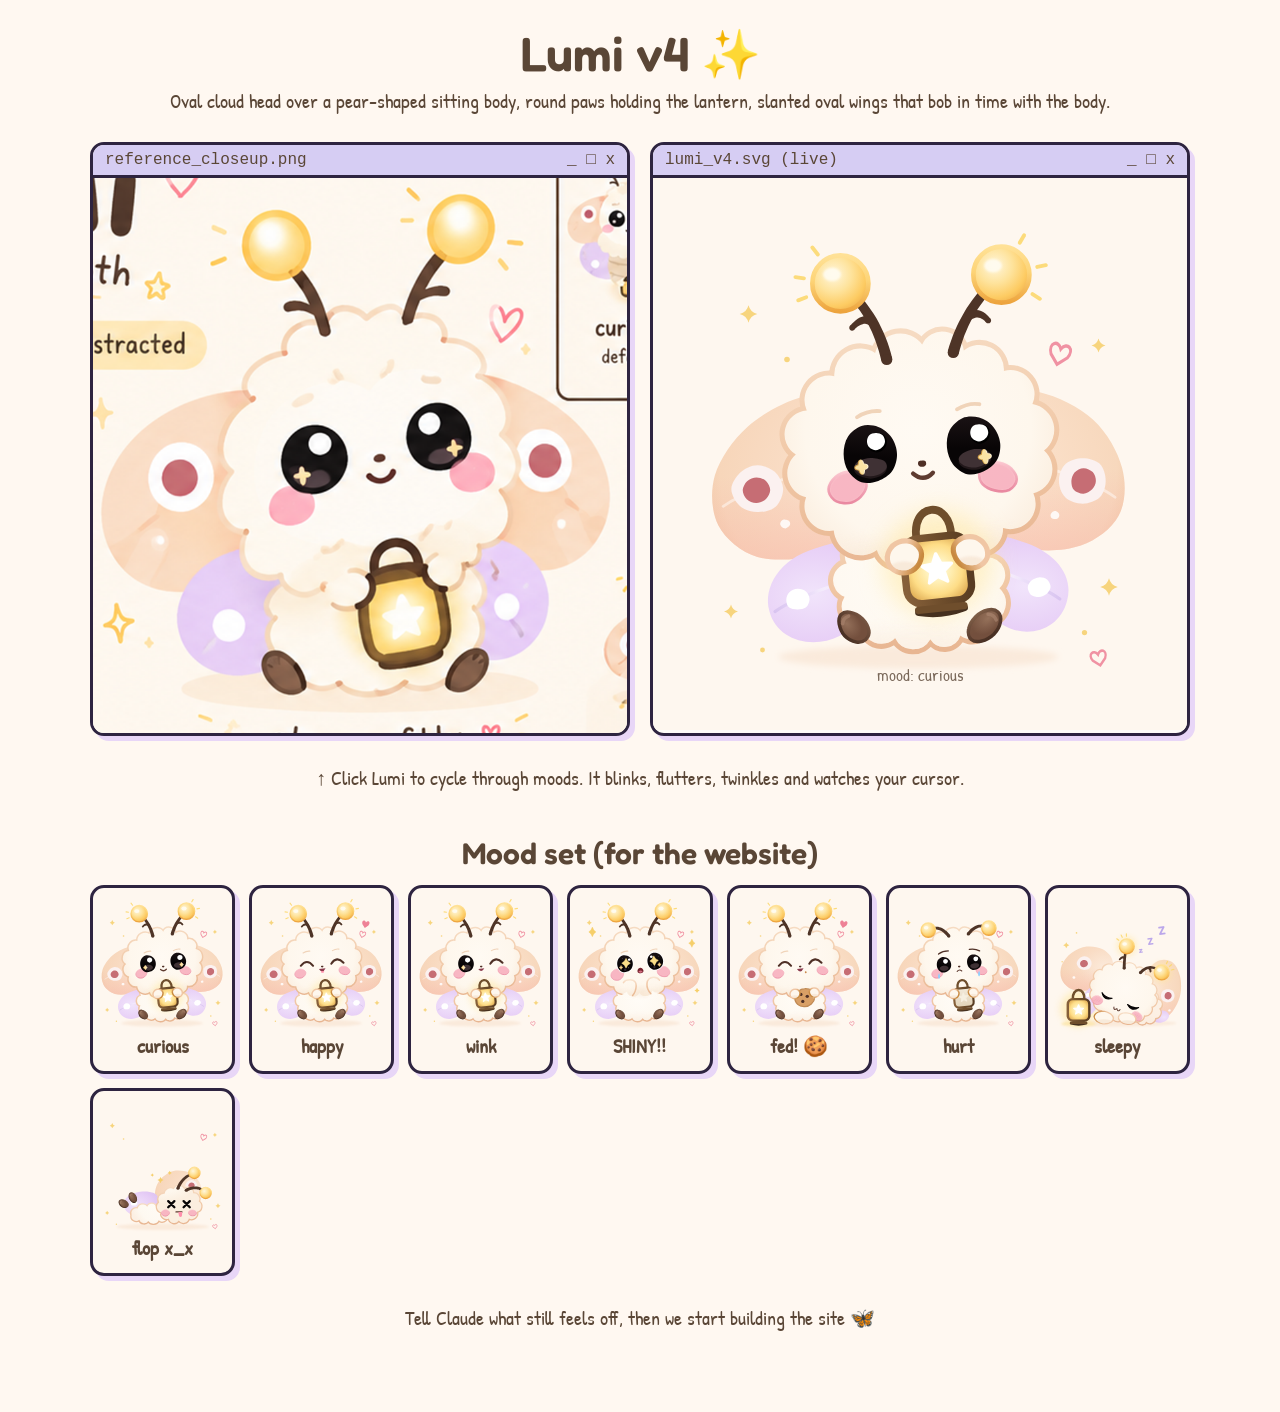
<file: design/lumi-v2.html>
<!doctype html>
<html lang="en">
<head>
<meta charset="utf-8">
<meta name="viewport" content="width=device-width, initial-scale=1">
<title>Lumi v2 Preview</title>
<link href="https://fonts.googleapis.com/css2?family=Fredoka:wght@400;600&family=Patrick+Hand&display=swap" rel="stylesheet">
<style>
  :root {
    --cocoa: #5a4636;
    --lilac: #e8d6f7;
    --bg: #fff8f1;
  }
  * { box-sizing: border-box; }
  body {
    margin: 0; background: var(--bg); color: var(--cocoa);
    font-family: "Patrick Hand", "Comic Sans MS", cursive; font-size: 20px;
    padding: 24px 16px 60px;
  }
  main { max-width: 1100px; margin: 0 auto; }
  h1 { font-family: "Fredoka", sans-serif; font-weight: 600; font-size: clamp(28px, 6vw, 48px); text-align: center; margin: 0; }
  .sub { text-align: center; margin: 4px 0 28px; }
  h2 { font-family: "Fredoka", sans-serif; font-weight: 600; text-align: center; margin: 44px 0 14px; }
  .win {
    background: #fffdf8; border: 3px solid #2e2440; border-radius: 14px; overflow: hidden;
    box-shadow: 5px 5px 0 var(--lilac);
  }
  .win .bar {
    background: #d6cdf3; border-bottom: 3px solid #2e2440; padding: 6px 12px;
    font-family: monospace; font-size: 16px; display: flex; justify-content: space-between;
  }
  .compare { display: grid; grid-template-columns: repeat(auto-fit, minmax(300px, 1fr)); gap: 20px; align-items: stretch; }
  .compare img { width: 100%; display: block; }
  .hero { display: flex; flex-direction: column; align-items: center; justify-content: center; padding: 14px; cursor: pointer; user-select: none; background: #fef7ef; height: calc(100% - 36px); }
  .hero svg { width: 100%; max-width: 420px; height: auto; overflow: visible; }
  .hero small { opacity: .8; }
  .moods { display: grid; grid-template-columns: repeat(auto-fit, minmax(140px, 1fr)); gap: 14px; }
  .mood { text-align: center; padding: 8px 8px 12px; background: #fef7ef; }
  .mood svg { width: 100%; max-width: 150px; height: auto; overflow: visible; }
  .mood b { display: block; font-size: 20px; }
  .note { text-align: center; margin-top: 28px; }

  /* motion: body and wings share one beat. The wings ride along with the body, swing from
     their root on the back, and lag a moment behind so they dip (and lift) a little further. */
  .bob { animation: bob 2.6s ease-in-out infinite; }
  @keyframes bob { 0%, 100% { transform: translateY(0); } 50% { transform: translateY(-4px); } }
  .wl { transform-origin: 118px 162px; animation: flapL 2.6s ease-in-out -2.4s infinite; }
  .wr { transform-origin: 122px 160px; animation: flapR 2.6s ease-in-out -2.4s infinite; }
  @keyframes flapL { 0%, 100% { transform: rotate(-4deg); } 50% { transform: rotate(5deg); } }
  @keyframes flapR { 0%, 100% { transform: rotate(4deg); } 50% { transform: rotate(-5deg); } }
  .ray { animation: twinkle 1.6s ease-in-out infinite; }
  @keyframes twinkle { 50% { opacity: .25; } }
  .blink { transform-origin: center; transform-box: fill-box; animation: blink 4.5s infinite; }
  @keyframes blink { 0%, 94%, 100% { transform: scaleY(1); } 97% { transform: scaleY(.1); } }
  /* asleep: one slow breath for the whole body (wings ride along), z's drifting up one after another */
  .breathe { transform-origin: 125px 240px; animation: breathe 4s ease-in-out infinite; }
  @keyframes breathe { 50% { transform: scale(1.01, 1.02); } }
  .zz text { animation: zz 3s ease-in-out infinite; }
  .zz text:nth-child(2) { animation-delay: -1s; }
  .zz text:nth-child(3) { animation-delay: -2s; }
  @keyframes zz { 0%, 100% { opacity: .95; translate: 0 0; } 50% { opacity: .55; translate: 0 -3px; } }
  @media (prefers-reduced-motion: reduce) { .bob, .wl, .wr, .ray, .blink, .breathe, .zz text { animation: none; } }
</style>
</head>
<body>
<main>
  <h1>Lumi v4 ✨</h1>
  <p class="sub">Oval cloud head over a pear-shaped sitting body, round paws holding the lantern, slanted oval wings that bob in time with the body.</p>

  <div class="compare">
    <div class="win">
      <div class="bar"><span>reference_closeup.png</span><span>_ □ x</span></div>
      <img src="ref-lumi-closeup.png" alt="Close-up of the Lumi reference art">
    </div>
    <div class="win">
      <div class="bar"><span>lumi_v4.svg (live)</span><span>_ □ x</span></div>
      <div class="hero" id="hero" title="click me!"></div>
    </div>
  </div>
  <p class="note">↑ Click Lumi to cycle through moods. It blinks, flutters, twinkles and watches your cursor.</p>

  <h2>Mood set (for the website)</h2>
  <div class="moods" id="moods"></div>

  <p class="note">Tell Claude what still feels off, then we start building the site 🦋</p>
</main>

<script>
// Palette sampled from the reference art (stalks and eyes deepened on request)
const C = {
  fur: "#fef7ed", line: "#f0c9a8", flick: "#efd0b4",
  stalk: "#4e3427", frame: "#6f4e2c",
  ring: "#fbf1f0", spot: "#c66d74", blush: "#f8b0bf",
  mouth: "#5e3b30", nose: "#4f3026",
  eye: "#080506", eyeTint: "#3f3134", eyeTintDark: "#22181a", sparkle: "#fbe3a4",
  gold: "#f6cf6a", tear: "#8fd0ff", heart: "#ee8196", shadow: "#faeadb",
};

const f1 = (n) => n.toFixed(1);

const star4 = (x, y, s, fill, extra = "") =>
  `<path d="M${x} ${y - s} Q${x + s * .2} ${y - s * .2} ${x + s} ${y} Q${x + s * .2} ${y + s * .2} ${x} ${y + s} Q${x - s * .2} ${y + s * .2} ${x - s} ${y} Q${x - s * .2} ${y - s * .2} ${x} ${y - s} Z" fill="${fill}" ${extra}/>`;

// Sparkle like the sticker sheet: a concave 4-point star, a little taller than wide, with softened tips
const sparkle = (x, y, w, h, fill, k = .27) =>
  `<path d="M${f1(x)} ${f1(y - h)} Q${f1(x + w * k)} ${f1(y - h * k)} ${f1(x + w)} ${f1(y)} Q${f1(x + w * k)} ${f1(y + h * k)} ${f1(x)} ${f1(y + h)} Q${f1(x - w * k)} ${f1(y + h * k)} ${f1(x - w)} ${f1(y)} Q${f1(x - w * k)} ${f1(y - h * k)} ${f1(x)} ${f1(y - h)} Z" fill="${fill}" stroke="${fill}" stroke-width=".8" stroke-linejoin="round"/>`;

const star5 = (x, y, R, r, fill) => {
  let d = "";
  for (let i = 0; i < 10; i++) {
    const a = -Math.PI / 2 + (i * Math.PI) / 5;
    const rad = i % 2 ? r : R;
    d += (i ? "L" : "M") + f1(x + Math.cos(a) * rad) + " " + f1(y + Math.sin(a) * rad);
  }
  return `<path d="${d}Z" fill="${fill}" stroke="${fill}" stroke-width="1.6" stroke-linejoin="round"/>`;
};

// Hearts are a little taller than wide and can be tilted around their own centre
const heart = (x, y, s, attrs, rot = 0) =>
  `<path transform="translate(${x} ${y}) rotate(${rot}) scale(${s} ${f1(s * 1.22)})" d="M0 -2 C-3 -7 -10 -4 -6 2 L0 7 L6 2 C10 -4 3 -7 0 -2 Z" ${attrs}/>`;

const seeded = (seed) => {
  let s = seed * 7 + 3;
  return () => (s = (s * 9301 + 49297) % 233280) / 233280;
};

// Organic oval: smooth closed curve through slightly jittered points (never a perfect circle)
function blob(cx, cy, rx, ry, seed, wob = .06, rotDeg = 0, n = 8) {
  const rand = seeded(seed);
  const rot = rotDeg * Math.PI / 180, cr = Math.cos(rot), sr = Math.sin(rot);
  const pts = [];
  for (let i = 0; i < n; i++) {
    const a = (i / n) * Math.PI * 2;
    const k = 1 + (rand() - .5) * 2 * wob;
    const x = Math.cos(a) * rx * k, y = Math.sin(a) * ry * k;
    pts.push([cx + x * cr - y * sr, cy + x * sr + y * cr]);
  }
  let d = `M${f1(pts[0][0])} ${f1(pts[0][1])}`;
  for (let i = 0; i < n; i++) {
    const p0 = pts[(i - 1 + n) % n], p1 = pts[i], p2 = pts[(i + 1) % n], p3 = pts[(i + 2) % n];
    d += ` C${f1(p1[0] + (p2[0] - p0[0]) / 6)} ${f1(p1[1] + (p2[1] - p0[1]) / 6)} ${f1(p2[0] - (p3[0] - p1[0]) / 6)} ${f1(p2[1] - (p3[1] - p1[1]) / 6)} ${f1(p2[0])} ${f1(p2[1])}`;
  }
  return d + "Z";
}

// Quadratic curve drawn as a filled shape that tapers from w0 to w1
function taper(p0, p1, p2, w0, w1, steps = 18) {
  const L = [], R = [];
  for (let i = 0; i <= steps; i++) {
    const t = i / steps, mt = 1 - t;
    const x = mt * mt * p0[0] + 2 * mt * t * p1[0] + t * t * p2[0];
    const y = mt * mt * p0[1] + 2 * mt * t * p1[1] + t * t * p2[1];
    const dx = 2 * mt * (p1[0] - p0[0]) + 2 * t * (p2[0] - p1[0]);
    const dy = 2 * mt * (p1[1] - p0[1]) + 2 * t * (p2[1] - p1[1]);
    const len = Math.hypot(dx, dy) || 1;
    const w = (w0 + (w1 - w0) * t) / 2;
    L.push([x - (dy / len) * w, y + (dx / len) * w]);
    R.push([x + (dy / len) * w, y - (dx / len) * w]);
  }
  return "M" + L.concat(R.reverse()).map(p => f1(p[0]) + " " + f1(p[1])).join(" L") + " Z";
}
const qpt = (p0, p1, p2, t) => {
  const mt = 1 - t;
  return [mt * mt * p0[0] + 2 * mt * t * p1[0] + t * t * p2[0], mt * mt * p0[1] + 2 * mt * t * p1[1] + t * t * p2[1]];
};

// Traditional cloud: evenly spaced, same-sized scallops that all bulge outward (no dents).
// The notches sit on the ellipse; each scallop is an arc a little flatter than a semicircle.
// `pear` > 0 narrows the top and fills out the bottom; `flat` < 1 flattens the bottom (for sitting);
// `trim` = [angleDeg, amount, spreadDeg] pulls the outline in around one spot.
// `slant` leans each tuft downward like the reference: a shallow start from the upper notch,
// then a rounder drop that tucks back in at the lower notch (sides only, the crown stays even).
function scallop(cx, cy, rx, ry, n, seed, kR = .58, pear = 0, flat = 1, trim = null, slant = 0) {
  const rand = seeded(seed);
  // sample the outline by arc length so every scallop comes out the same size
  const M = 360, pts = [], len = [0];
  for (let i = 0; i <= M; i++) {
    const t = (i / M) * Math.PI * 2, s = Math.sin(t);
    const k = trim ? 1 - trim[1] * Math.exp(-(((t * 180 / Math.PI - trim[0]) / trim[2]) ** 2)) : 1;
    pts.push([cx + Math.cos(t) * rx * (1 + pear * s) * k, cy + ry * (s > 0 ? s ** flat : s) * k]);
    if (i) len.push(len[i - 1] + Math.hypot(pts[i][0] - pts[i - 1][0], pts[i][1] - pts[i - 1][1]));
  }
  const total = len[M], off = rand();
  const at = (s) => {
    s = ((s % total) + total) % total;
    let i = 1;
    while (len[i] < s) i++;
    const u = (s - len[i - 1]) / (len[i] - len[i - 1]);
    return [pts[i - 1][0] + (pts[i][0] - pts[i - 1][0]) * u, pts[i - 1][1] + (pts[i][1] - pts[i - 1][1]) * u];
  };
  const notches = Array.from({ length: n }, (_, i) => at(((i + off + (rand() - .5) * .12) / n) * total));
  let d = `M${f1(notches[0][0])} ${f1(notches[0][1])}`;
  for (let i = 1; i <= n; i++) {
    const p = notches[i - 1], q = notches[i % n];
    const L = Math.hypot(q[0] - p[0], q[1] - p[1]), R = L * (kR + (rand() - .5) * .06);
    if (!slant) { d += ` A${f1(R)} ${f1(R)} 0 0 1 ${f1(q[0])} ${f1(q[1])}`; continue; }
    // same bump as the arc, drawn as a cubic so the two ends can lean differently
    const ux = (q[0] - p[0]) / L, uy = (q[1] - p[1]) / L, nx = uy, ny = -ux;
    const half = Math.asin(Math.min(1, L / 2 / R)), k = (4 / 3) * Math.tan(half / 2) * R;
    const s = slant * uy, D = .55;                       // + leans toward q, - toward p
    const a1 = half - s * D, a2 = half + s * D;
    const k1 = k * (1 - .12 * s), k2 = k * (1 + .12 * s);
    const c1 = [p[0] + k1 * (Math.cos(a1) * ux + Math.sin(a1) * nx), p[1] + k1 * (Math.cos(a1) * uy + Math.sin(a1) * ny)];
    const c2 = [q[0] + k2 * (-Math.cos(a2) * ux + Math.sin(a2) * nx), q[1] + k2 * (-Math.cos(a2) * uy + Math.sin(a2) * ny)];
    d += ` C${f1(c1[0])} ${f1(c1[1])} ${f1(c2[0])} ${f1(c2[1])} ${f1(q[0])} ${f1(q[1])}`;
  }
  return (attrs) => `<path d="${d}Z" stroke-linejoin="round" ${attrs}/>`;
}

// Fluff = outline on the outside of the union only + gradient fill + clipped shading.
// `line` can be a gradient so the outline warms up toward the bottom.
function fluff(shape, clipId, fill, shading = "", stroke = 4.4, line = C.line) {
  return `<clipPath id="${clipId}">${shape("")}</clipPath>
    ${shape(`fill="${line}" stroke="${line}" stroke-width="${stroke}"`)}
    ${shape(`fill="${fill}"`)}
    <g clip-path="url(#${clipId})">${shading}</g>`;
}

// Feet get a border that is lighter on the side facing the light and darker on the far side.
// The gradient runs in the foot's own rotated space, so the light direction is rotated into it.
const foot = (cx, cy, rx, ry, deg, id, seed, light = [130, 186]) => {
  const a = -deg * Math.PI / 180, R = Math.max(rx, ry);
  let dx = cx - light[0], dy = cy - light[1];
  const len = Math.hypot(dx, dy) || 1;
  dx /= len; dy /= len;
  const lx = dx * Math.cos(a) - dy * Math.sin(a), ly = dx * Math.sin(a) + dy * Math.cos(a);
  const gid = `${id}footLine${seed}`;
  return `<g transform="translate(${cx} ${cy}) rotate(${deg})">
  <linearGradient id="${gid}" gradientUnits="userSpaceOnUse" x1="${f1(-lx * R)}" y1="${f1(-ly * R)}" x2="${f1(lx * R)}" y2="${f1(ly * R)}">
    <stop offset="0" stop-color="#7d5a46"/><stop offset="1" stop-color="#3f281d"/></linearGradient>
  <path d="${blob(0, 0, rx, ry, seed, .05)}" fill="url(#${id}foot)" stroke="url(#${gid})" stroke-width="2"/>
  <path d="M${f1(-rx * .45)} ${f1(-ry * .55)} q${f1(rx * .35)} ${f1(-ry * .22)} ${f1(rx * .8)} ${f1(-ry * .08)}" fill="none" stroke="#a7826c" stroke-width="2" stroke-linecap="round" opacity=".7"/></g>`;
};

// Both eyes share one structure; only position (and the sparkle side) differ
const TILT = -5;
const EYE_L = { x: 91.5, y: 124, side: -1, seed: 11, rot: 5 };
const EYE_R = { x: 150.5, y: 119, side: 1, seed: 11 };
const EYE_RX = 15.5, EYE_RY = 16.5;

let uid = 0;
function lumi(mood = "curious") {
  const id = "l" + uid++;
  const droopy = mood === "sad";
  const lit = !["sad", "fed", "flop"].includes(mood);
  const blur = (n) => `filter="url(#${id}b${n})"`;
  const LINE = `url(#${id}line)`;
  // Blush: soft blurred pink with a crisp gradient border (lighter on top, deeper pink below)
  const blush = (x, y, rx, ry, seed, rot = 0) => {
    const d = blob(x, y, rx, ry, seed, .07, rot);
    return `<path d="${d}" fill="${C.blush}" opacity=".9" ${blur(1)}/>
      <path d="${d}" fill="none" stroke="url(#${id}blushLine)" stroke-width="1.5" opacity=".9"/>`;
  };

  // ---------- Wings: each one grows from a root at the centre of the back ----------
  // Upper (peach) wings: rounded ovals slanting down and outward; their inner ends tuck behind the head
  const upL = blob(57, 137, 58, 44, 31, .02, -28, 10);
  const upR = blob(184, 133, 56, 43, 33, .02, 28, 10);
  const loL = "M120 172 C100 168 78 172 60 178 C40 184 30 200 34 214 C38 230 58 236 74 228 C92 218 108 194 120 172 Z";
  const loR = "M120 170 C140 166 160 168 178 174 C198 180 208 194 204 208 C200 224 182 230 168 222 C150 212 132 192 120 170 Z";
  const wingsL = `<g class="wl">
    <path d="${upL}" fill="url(#${id}peachL)"/>
    <path d="${upL}" fill="url(#${id}wingBlush)"/>
    <path d="M58 139.5 Q21 143.5 6 150" transform="rotate(-11 27 144)" fill="none" stroke="#fff" stroke-width="1.6" stroke-linecap="round" opacity=".45"/>
    <path d="${blob(27, 144, 14.2, 13.8, 2, .05)}" fill="${C.ring}"/>
    <path d="${blob(26.6, 144.6, 7.6, 7.2, 5, .06)}" fill="${C.spot}"/>
    <path d="${blob(43, 164, 2.8, 2.5, 8, .1)}" fill="#fff" opacity=".85"/>
    <path d="${loL}" fill="url(#${id}lilacL)"/>
    <path d="M70 203.5 Q47 206.5 36 211.5" transform="rotate(-11 50 207)" fill="none" stroke="url(#${id}veinL)" stroke-width="1.8" stroke-linecap="round"/>
    <path d="${blob(50, 207, 6.6, 6.2, 9, .07)}" fill="#fff"/></g>`;
  const wingsR = `<g class="wr">
    <path d="${upR}" fill="url(#${id}peachR)"/>
    <path d="${upR}" fill="url(#${id}wingBlush)"/>
    <path d="M182 135 Q219 138 233 145" transform="rotate(11 213 139)" fill="none" stroke="#fff" stroke-width="1.6" stroke-linecap="round" opacity=".45"/>
    <path d="${blob(213, 139, 13.6, 13.2, 3, .05)}" fill="${C.ring}"/>
    <path d="${blob(213.4, 139.4, 7.3, 7, 7, .06)}" fill="${C.spot}"/>
    <path d="${blob(197, 159, 2.6, 2.3, 4, .1)}" fill="#fff" opacity=".85"/>
    <path d="${loR}" fill="url(#${id}lilacR)"/>
    <path d="M168 196 Q191.5 199.75 201 204.5" transform="rotate(11 188 200)" fill="none" stroke="url(#${id}veinR)" stroke-width="1.8" stroke-linecap="round"/>
    <path d="${blob(188, 200, 6.2, 5.8, 13, .07)}" fill="#fff"/></g>`;

  // ---------- Antennae: stalks run into the centre of each orb so they always connect ----------
  const ant = droopy
    ? [{ b: [101, 70], c: [83, 46.5], o: [61, 58.5], r: 14 },
       { b: [139, 66], c: [157, 42.5], o: [179, 54.5], r: 14 }]
    // twig: [where on the stalk, tip offset, bend offset]; the bend sits above the tip so the twig arches over and curves down
    : [{ b: [101, 70], c: [94.5, 42.5], o: [74.5, 26.5], r: 16, twig: [.42, [-12, 3], [-5.5, -4.2]], rays: [-172, 158, -128] },
       { b: [139, 66], c: [145.5, 40.5], o: [166.5, 21.5], r: 16, twig: [.42, [12, 2], [6.5, -4.6]], rays: [-60, -12, 32] }];
  // `halo` adds a soft glow behind the orb (used while sleeping, when the orbs are the night lights)
  const drawAnt = (a, w0 = 6.4, w1 = 4.9) => {
    let twig = "";
    if (a.twig) {
      const p = qpt(a.b, a.c, a.o, a.twig[0]);
      const end = [p[0] + a.twig[1][0], p[1] + a.twig[1][1]];
      twig = `<path d="${taper(p, [p[0] + a.twig[2][0], p[1] + a.twig[2][1]], end, 5.2, 3.2, 12)}" fill="${C.stalk}"/>
        <circle cx="${f1(end[0])}" cy="${f1(end[1])}" r="1.6" fill="${C.stalk}"/>`;
    }
    const [ox, oy] = a.o;
    const rays = (a.rays || []).map(deg => {
      const r = deg * Math.PI / 180;
      return `<line class="ray" x1="${f1(ox + Math.cos(r) * (a.r + 5))}" y1="${f1(oy + Math.sin(r) * (a.r + 5))}" x2="${f1(ox + Math.cos(r) * (a.r + 10))}" y2="${f1(oy + Math.sin(r) * (a.r + 10))}" stroke="#fcd96f" stroke-width="2.2" stroke-linecap="round" opacity=".9"/>`;
    }).join("");
    // The stalk is drawn over the head and ends on it with a rounded root
    const [bx, by] = a.b;
    return `${a.halo ? `<circle cx="${ox}" cy="${oy}" r="${a.r + 6}" fill="#ffe7a0" opacity=".45" ${blur(5)}/>` : ""}
      <path d="${taper(a.b, a.c, a.o, w0, w1)}" fill="${C.stalk}"/>
      <circle cx="${f1(bx)}" cy="${f1(by)}" r="${f1(w0 / 2)}" fill="${C.stalk}"/>${twig}
      <circle cx="${ox}" cy="${oy}" r="${a.r}" fill="url(#${id}orb)" stroke="url(#${id}orbRim)" stroke-width="2.7"/>
      <ellipse cx="${f1(ox - a.r * .3)}" cy="${f1(oy - a.r * .32)}" rx="${f1(a.r * .32)}" ry="${f1(a.r * .24)}" fill="#fffdf4" opacity=".85" ${blur(1)}/>
      ${rays}`;
  };
  const antenna = ant.map(a => drawAnt(a)).join("");

  // ---------- Fluff: big oval cloud head overlapping a smaller chubby body ----------
  // Body: pear-shaped, narrow under the head, flat-bottomed where it sits, lower-left bulge trimmed.
  // Head: classic scalloped cloud with the chin pulled in a little; the body's top hides behind it.
  const body = fluff(scallop(119, 196, 46, 34, 13, 7, .55, .22, .65, [152, .16, 28]), `${id}bc`, `url(#${id}furB)`, `
    <ellipse cx="119" cy="234" rx="54" ry="8" fill="#fbebdc" opacity=".55" ${blur(5)}/>`, 5.8, LINE);
  const head = `<g transform="rotate(${TILT} 120 123)">${fluff(scallop(120, 123, 71, 61.5, 16, 3, .55, 0, 1, [90, .07, 32]), `${id}hc`, `url(#${id}furH)`, `
    <ellipse cx="120" cy="189" rx="72" ry="14" fill="#f6e2cc" opacity=".45" ${blur(6)}/>`, 5.8, LINE)}</g>`;

  // ---------- Face parts (separate groups so moods can swap them) ----------
  // The eye is a hair lighter at the top so the shine's dark shadow line can read against it.
  // The brown glow behind the star has a darker band along its lower side: a dark copy sits
  // slightly lower, and the brown sits on top of it.
  const eyeBase = (e, s = 1, dy = 0) => {
    const rx = EYE_RX * s, ry = EYE_RY * s;
    // `rot` turns one eye's shape (and its brown glow) a little around the eye's centre
    return `<g transform="rotate(${e.rot || 0} ${e.x} ${e.y + dy})">
      <path d="${blob(e.x, e.y + dy, rx, ry, e.seed, .03, TILT, 10)}" fill="url(#${id}eyeG)"/>
      <path d="${blob(e.x + 1, e.y + dy + ry * .53, rx * .62, ry * .3, e.seed + 3, .08, TILT)}" fill="${C.eyeTintDark}"/>
      <path d="${blob(e.x + 1, e.y + dy + ry * .45, rx * .62, ry * .3, e.seed + 3, .08, TILT)}" fill="${C.eyeTint}"/></g>`;
  };
  // White shine with a thin crisp shadow line on its lower-right edge (a slightly larger copy nudged
  // down-right), a little darker than the eye around it
  const hl = (e, s = 1, dy = 0) => {
    const x = e.x + 3.2 * s, y = e.y + dy - 7.2 * s;
    return `<path d="${blob(x + .5 * s, y + .6 * s, 5.8 * s, 5.5 * s, e.seed + 1, .06)}" fill="#000"/>
      <path d="${blob(x, y, 5.2 * s, 4.9 * s, e.seed + 1, .06)}" fill="#fff"/>`;
  };
  // Eye star like the reference: a tall oval crossed by a slightly shorter one, with a small round
  // centre that softens the inner corners; tilted a little more than the head.
  // Border: the shapes are stroked first and filled on top, so only the outer edge shows;
  // it runs from a deeper gold on the left to a bright cream on the right.
  const ovalStar = (x, y, s, fill) => {
    const shapes = (attrs) => `<ellipse cx="${f1(x)}" cy="${f1(y)}" rx="${f1(1.9 * s)}" ry="${f1(5 * s)}" ${attrs}/>
      <ellipse cx="${f1(x)}" cy="${f1(y)}" rx="${f1(4.6 * s)}" ry="${f1(1.8 * s)}" ${attrs}/>
      <circle cx="${f1(x)}" cy="${f1(y)}" r="${f1(2.1 * s)}" ${attrs}/>`;
    return `<g transform="rotate(${TILT - 3} ${f1(x)} ${f1(y)})">
      ${shapes(`fill="url(#${id}starLine)" stroke="url(#${id}starLine)" stroke-width="${f1(1.3 * s)}"`)}
      ${shapes(`fill="${fill}"`)}</g>`;
  };
  const sparkleAt = (e) => ovalStar(e.x + (e.side < 0 ? -5 : 6.5), e.y + (e.side < 0 ? 7.5 : 6.5), .78, C.sparkle);
  const openEye = (e) => `<g class="pupil"><g class="blink">${eyeBase(e)}${hl(e)}${sparkleAt(e)}</g></g>`;
  const arc = (e, up) => {
    const a = up ? `M${e.x - 12} ${e.y + 4} Q${e.x} ${e.y - 11} ${e.x + 12} ${e.y + 4}` : `M${e.x - 12} ${e.y - 1} Q${e.x} ${e.y + 10} ${e.x + 12} ${e.y - 1}`;
    return `<path d="${a}" fill="none" stroke="${C.nose}" stroke-width="${up ? 4 : 3.6}" stroke-linecap="round" transform="rotate(${TILT + (e.rot || 0)} ${e.x} ${e.y})"/>`;
  };
  // Starry eyes (sticker sheet "starry"): glossy black inside a thin white rim, a big gold sparkle a
  // little toward the nose, a small one low on the outer side, a white glint above and two faint specks
  const starEye = (e) => {
    const s = e.side, x = e.x, y = e.y;
    return `<g transform="rotate(${e.rot || 0} ${x} ${y})">
      <path d="${blob(x, y, EYE_RX + 1.5, EYE_RY + 1.5, e.seed, .03, TILT, 10)}" fill="#fff"/>
      <path d="${blob(x, y, EYE_RX, EYE_RY, e.seed, .03, TILT, 10)}" fill="url(#${id}eyeG)"/>
      <circle cx="${f1(x - s * 1.5)}" cy="${f1(y + 11.5)}" r="2.3" fill="#3b2e3e" opacity=".85"/>
      <circle cx="${f1(x - s * 7.5)}" cy="${f1(y + 7)}" r="1.1" fill="#5b4b57"/>
      <circle cx="${f1(x + s * 6)}" cy="${f1(y - 9.5)}" r=".9" fill="#5b4b57"/>
      <g transform="rotate(${TILT} ${x} ${y})">
        ${sparkle(x - s * 2.1, y - 1, 8.4, 9.6, "#fcde88")}
        ${sparkle(x + s * 7.6, y + 7.2, 3.5, 3.9, "#f9d48c")}</g>
      <path d="${blob(x - s * 7.7, y - 8.7, 2.6, 2.4, e.seed + 2, .08)}" fill="#fff"/></g>`;
  };
  const sadEye = (e) => `<g class="pupil">${eyeBase(e, .92, 2)}${hl(e, .92, 2)}</g>`;

  const eyes = {
    curious: openEye(EYE_L) + openEye(EYE_R),
    happy: arc(EYE_L, true) + arc(EYE_R, true),
    wink: openEye(EYE_L) + arc(EYE_R, true),
    starry: starEye(EYE_L) + starEye(EYE_R),
    fed: arc(EYE_L, true) + arc(EYE_R, true),
    sad: sadEye(EYE_L) + sadEye(EYE_R),
  }[mood] || "";
  // Two soft fur marks above the eyes, like little brows
  const furBrows = mood === "sad" ? "" : `<g fill="none" stroke="${C.flick}" stroke-width="2.2" stroke-linecap="round" opacity=".9">
    <path d="M84 103 q6 -4 13 -3.5"/><path d="M141 98 q7 -3.5 13 -2" transform="rotate(-4 147.5 96.5)"/></g>`;
  const brows = mood === "sad"
    ? `<path d="M81 105 Q89 99 100 99 M161 99 Q152 94 141 96" fill="none" stroke="${C.nose}" stroke-width="2.6" stroke-linecap="round"/>` : "";
  const tears = mood === "sad"
    ? `<path d="M82 142 Q78 150 82 154 Q86 150 82 142 Z M160 137 Q156 145 160 149 Q164 145 160 137 Z" fill="${C.tear}"/>` : "";
  // Mouths are drawn around (120,144) and moved under the nose, following the head tilt
  const mouthShape = {
    curious: `<path d="M114.6 144.2 Q120.2 149.8 125.9 144.7" fill="none" stroke="${C.mouth}" stroke-width="2.5" stroke-linecap="round"/>`,
    happy: `<path d="M113.5 143 Q120 154 126.5 143 Z" fill="#8a3a4c"/><ellipse cx="120" cy="149.3" rx="3.3" ry="1.8" fill="#ff8fab"/>`,
    wink: `<path d="M114 143 Q120 152 126 143 Z" fill="#8a3a4c"/>`,
    // a small round "oh!" with a pink tongue at the bottom (no nose, like the sticker)
    starry: `<path d="M120 141.2 C123.6 141.2 125.9 145 125.9 147.6 C125.9 150.6 123.3 152 120 152 C116.7 152 114.1 150.6 114.1 147.6 C114.1 145 116.4 141.2 120 141.2 Z" fill="#76222d"/>
      <path d="M116 148.4 Q120 145 124 148.4 Q123.6 150.9 120 151 Q116.4 150.9 116 148.4 Z" fill="#d47083"/>`,
    fed: `<path d="M113.5 143 Q120 154 126.5 143 Z" fill="#8a3a4c"/><circle cx="130" cy="151" r="1.8" fill="#c98b4e"/>`,
    sad: `<path d="M115.5 148 Q120 143.5 124.5 148" fill="none" stroke="${C.mouth}" stroke-width="2.2" stroke-linecap="round"/>`,
  }[mood] || "";
  const shiny = mood === "starry";
  const face = `
    ${furBrows}
    <g class="blush" data-part="blush">
      ${shiny ? blush(77, 145, 12.6, 10.6, 21, -13) + blush(166, 139, 12.6, 10.6, 23, 10)
        : blush(79, 143, 11, 8.5, 21, -13) + blush(164, 137, 11, 8.5, 23, 10)}</g>
    <g class="eyes" data-part="eyes">${eyes}</g>
    <g class="brows" data-part="brows">${brows}</g>
    <g class="tears" data-part="tears">${tears}</g>
    <g class="nose" data-part="nose">${shiny ? "" : `<path d="${blob(121.3, 129.5, 2.5, 1.9, 6, .1, TILT)}" fill="${C.nose}"/>`}</g>
    <g class="mouth" data-part="mouth"><g transform="translate(1.6 -9.5) rotate(${TILT} 120 146)">${mouthShape}</g></g>`;

  // ---------- Lantern / cookie (lower-right front) + small fluffy paws ----------
  // Lantern: a rounded square of glowing glass with a brown border, an arched handle on top,
  // and a separate shorter line underneath for the base with a crisp darker shadow below it; tilted a little
  const lantern = `<g transform="rotate(-6 120 199)">
    <path d="M112 183.5 C110.5 166 129.5 166 128 183.5" fill="none" stroke="${C.frame}" stroke-width="3.6" stroke-linecap="round"/>
    <rect x="105" y="183" width="30" height="30" rx="7" fill="url(#${id}${lit ? "glass" : "glassOff"})" stroke="url(#${id}frameG)" stroke-width="3.4"/>
    ${star5(120, 198, 7.2, 3.2, lit ? "#ffffff" : "#f6efe0")}
    <path d="M109.5 216.8 Q120 219.6 130.5 216.8" fill="none" stroke="#45301e" stroke-width="3.4" stroke-linecap="round"/>
    <path d="M109.5 215.9 L130.5 215.9" stroke="${C.frame}" stroke-width="3.4" stroke-linecap="round"/></g>`;
  const cookie = `
    <path d="${blob(120, 198, 15, 14.5, 13, .05)}" fill="#d9a066" stroke="#c08a55" stroke-width="2"/>
    <path d="M130 187 Q137 192 135 200 Q129 196 130 187 Z" fill="#fef7ed"/>
    <circle cx="114" cy="193" r="2.6" fill="${C.nose}"/><circle cx="124" cy="196" r="2.6" fill="${C.nose}"/><circle cx="117" cy="204" r="2.6" fill="${C.nose}"/>`;
  // Small round paws (almost circles, never exact) holding the lantern's upper sides
  // The paw border turns warm gold on the side touching the lantern, as if lit by it
  // (`light` = where the lantern is; null gives a plain fur line)
  const paw = (x, y, deg, seed, rx = 8.5, ry = 7.6, light = [130, 191], stroke = 5.8) => {
    let grad = "", line = LINE;
    if (light) {
      let dx = light[0] - x, dy = light[1] - y;
      const len = Math.hypot(dx, dy) || 1, R = Math.max(rx, ry) + .5;
      dx /= len; dy /= len;
      const gid = `${id}pawLine${seed}`;
      grad = `<linearGradient id="${gid}" gradientUnits="userSpaceOnUse" x1="${f1(x - dx * R)}" y1="${f1(y - dy * R)}" x2="${f1(x + dx * R)}" y2="${f1(y + dy * R)}">
        <stop offset="0" stop-color="#f0c6a4"/><stop offset=".4" stop-color="#f0c6a4"/><stop offset="1" stop-color="#c8893f"/></linearGradient>`;
      line = `url(#${gid})`;
    }
    return `${grad}
      ${fluff((a) => `<path d="${blob(x, y, rx, ry, seed, .04, deg)}" ${a}/>`,
        `${id}paw${seed}`, C.fur, `<ellipse cx="${x}" cy="${f1(y + ry * .76)}" rx="${f1(rx * .94)}" ry="${f1(ry * .45)}" fill="#f6e4d2" opacity=".7" ${blur(1)}/>`, stroke, line)}`;
  };
  // Shiny: no lantern, both paws held up together under the chin (sticker sheet "starry").
  // Like the sticker, each paw is a faint arc over its top that firms up down its inner side. Behind
  // them, a soft-edged patch repaints the head and body fur without the chin line, so the paws melt
  // into the fluff and the chin line fades out under them.
  const chest = "M86 192 L86.4 172 C86.6 160 94 155 102.4 155.2 C110 155.4 113.6 160 113.6 163 L134.6 160 C135.5 154 140 150.2 147.5 150.1 C153 150 159.5 153 161.5 160 C163 167 162 175 157 183 L152 193 L90 194 Z";
  const raised = `
    <mask id="${id}rpm" maskUnits="userSpaceOnUse" x="60" y="130" width="130" height="80"><path d="${chest}" fill="#fff" ${blur(2)}/></mask>
    <g mask="url(#${id}rpm)">
      <path d="${chest}" fill="url(#${id}furB)"/>
      <g transform="rotate(${TILT} 120 123)" clip-path="url(#${id}hc)">
        <rect x="60" y="130" width="130" height="70" fill="url(#${id}furH)"/>
        <ellipse cx="120" cy="189" rx="72" ry="14" fill="#f6e2cc" opacity=".45" ${blur(6)}/></g>
      <ellipse cx="124" cy="179" rx="12" ry="10" fill="#f6e2cc" opacity=".45" ${blur(5)}/></g>
    <linearGradient id="${id}pawArc" x1="0" y1="0" x2="0" y2="1">
      <stop offset="0" stop-color="#f9e4d0"/><stop offset=".4" stop-color="#f0c6a4"/><stop offset="1" stop-color="#e9b892"/></linearGradient>
    <g fill="none" stroke="url(#${id}pawArc)" stroke-width="2.9" stroke-linecap="round">
      <path d="M88.6 161 C91 156.6 96 155.2 102.4 155.4 C110 155.6 113.6 160 113.4 167 C113.2 174 111 181 106.5 186"/>
      <path d="M158.8 156 C156 151.6 151.5 150.2 147.5 150.3 C140 150.5 135 155 134.4 163 C133.9 170 137 177 142 182.5"/></g>`;
  const holding = shiny ? raised : `
    ${lit ? `<path d="${blob(130, 187, 32, 30, 14, .05)}" fill="#ffe8a0" opacity=".55" ${blur(7)}/>` : ""}
    <g transform="translate(130 154) scale(1.24) translate(-120 -169)">${mood === "fed" ? cookie : lantern}</g>
    ${paw(111, 183, -20, 41)}${paw(149, 180, 20, 47)}`;

  // ---------- Background decor + mood extras ----------
  const decor = `<g class="decor" opacity=".85">
    ${star4(22, 44, 5, C.gold)}${star4(222, 62, 4, C.gold)}${star4(228, 200, 5, C.gold)}${star4(12, 214, 4, C.gold)}
    <circle cx="44" cy="70" r="1.6" fill="${C.gold}"/><circle cx="214" cy="226" r="1.5" fill="${C.gold}"/><circle cx="30" cy="236" r="1.4" fill="${C.gold}"/>
    ${heart(200, 66, .8, `fill="none" stroke="${C.heart}" stroke-width="2"`, 14)}
    ${heart(222, 240, .6, `fill="none" stroke="${C.heart}" stroke-width="2.2"`, -12)}</g>`;
  const extras = {
    starry: sparkle(28, 62, 7, 9.5, C.gold) + sparkle(222, 84, 6.2, 8, C.gold) + star4(232, 176, 5, C.gold),
    happy: heart(206, 46, 1, `fill="${C.heart}"`, 12),
    fed: heart(206, 46, 1, `fill="${C.heart}"`, 12),
    // three soft lilac z's drifting up and to the right, growing as they go
    sleepy: `<g class="zz" font-family="Fredoka, sans-serif" font-weight="600" fill="#bba7ea">
      <text x="162" y="102" font-size="15" transform="rotate(-8 167 97)">z</text>
      <text x="179" y="86" font-size="19" transform="rotate(-8 185 80)">Z</text>
      <text x="199" y="68" font-size="23" transform="rotate(-8 206 61)">Z</text></g>`,
  }[mood] || "";
  const sleepDecor = `<g class="decor" opacity=".85">
    ${star4(20, 88, 6, C.gold)}<circle cx="40" cy="64" r="1.6" fill="${C.gold}"/><circle cx="12" cy="120" r="1.4" fill="${C.gold}"/></g>`;

  // Soft ground shadow just under the feet; it stays put while Lumi bobs
  const ground = `<ellipse cx="119" cy="240" rx="80" ry="6.6" fill="${C.shadow}" ${blur(2)}/>`;
  const sitting = `
    ${wingsL}${wingsR}
    ${body}
    ${head}
    ${antenna}
    ${face}
    ${foot(82, 223, 6.7, 10.3, -44, id, 2)}
    ${foot(157, 222, 7, 10.8, 44, id, 5)}
    ${holding}`;

  // ---------- Flop: belly down, feet in the air, X eyes ----------
  const flop = `
    <ellipse cx="120" cy="241" rx="90" ry="6.4" fill="${C.shadow}" ${blur(2)}/>
    <path d="${blob(150, 172, 46, 40, 4, .03, -12)}" fill="url(#${id}peachL)"/>
    <path d="${blob(176, 160, 11, 10.4, 2, .05)}" fill="${C.ring}"/><path d="${blob(176.4, 160.4, 6, 5.6, 5, .06)}" fill="${C.spot}"/>
    <path d="${blob(80, 196, 36, 24, 6, .04, -8)}" fill="url(#${id}lilacL)"/>
    <path d="${blob(64, 194, 6.5, 6, 9, .07)}" fill="#fff"/>
    ${foot(44, 196, 6.5, 10, -58, id, 2, [90, 130])}
    ${foot(62, 184, 6.5, 10, -28, id, 5, [90, 130])}
    ${fluff(scallop(96, 216, 37, 14, 9, 11, .55), `${id}fb`, `url(#${id}furB)`, "", 5, LINE)}
    ${fluff(scallop(152, 198, 39, 31, 11, 5, .55), `${id}fh`, `url(#${id}furH)`, "", 5, LINE)}
    <path d="${taper([166, 170], [188, 158], [204, 175], 6, 4.7)}" fill="${C.stalk}"/>
    <path d="${taper([150, 166], [158, 144], [182, 136], 6, 4.7)}" fill="${C.stalk}"/>
    <circle cx="166" cy="170" r="3" fill="${C.stalk}"/><circle cx="150" cy="166" r="3" fill="${C.stalk}"/>
    <circle cx="204" cy="175" r="11" fill="url(#${id}orb)" stroke="url(#${id}orbRim)" stroke-width="2.4"/><circle cx="182" cy="136" r="11" fill="url(#${id}orb)" stroke="url(#${id}orbRim)" stroke-width="2.4"/>
    ${blush(126, 214, 8, 6, 21)}${blush(178, 214, 8, 6, 23)}
    <path d="M131 191 L143 203 M143 191 L131 203 M161 191 L173 203 M173 191 L161 203" stroke="${C.eye}" stroke-width="4.5" stroke-linecap="round"/>
    <path d="M146 212 L158 212" stroke="${C.mouth}" stroke-width="2" stroke-linecap="round"/>
    <path d="M151 212 Q151 222 155 222 Q159 222 158 212 Z" fill="#ff8fab"/>
    ${star4(116, 150, 6, C.gold)}${star4(134, 136, 4, C.gold)}${star4(100, 140, 3.5, C.gold)}`;

  // ---------- Sleepy: curled up asleep, head resting on its paws, tilted onto one side (lumi.exe v7) ----------
  // The head is the same cloud as the sitting pose, drawn in its own coordinates and then set down:
  // shrunk a little and tilted so it rests on the paws. toW() maps head coordinates into the scene.
  const SH = { x: 131, y: 181, rot: 22, s: .86 };
  // One outline width for head, body and paws: the head's 5.8 after it is shrunk into the scene
  const SW = f1(5.8 * SH.s);
  const toW = (x, y) => {
    const a = SH.rot * Math.PI / 180, dx = (x - 120) * SH.s, dy = (y - 123) * SH.s;
    return [SH.x + dx * Math.cos(a) - dy * Math.sin(a), SH.y + dx * Math.sin(a) + dy * Math.cos(a)];
  };
  // Closed eyes: thick dark crescents (‿) with rounded ends, outer ends tipped up a little
  const sleepEye = (x, y, rot) => `<path d="M${x - 13} ${y - 2} Q${x} ${y + 12.5} ${x + 13} ${y - 2} Q${x} ${y + 4.5} ${x - 13} ${y - 2} Z" fill="${C.eye}" stroke="${C.eye}" stroke-width="2.6" stroke-linejoin="round" transform="rotate(${rot} ${x} ${y})"/>`;
  // Blush with three tiny darker strokes
  const hatch = (x, y) => [-4.5, 0, 4.5].map(k => `<path d="M${f1(x + k - 1.2)} ${f1(y + 2)} L${f1(x + k + 1.2)} ${f1(y - 2)}"/>`).join("");
  const sleepHead = `<g transform="translate(${SH.x} ${SH.y}) rotate(${SH.rot}) scale(${SH.s}) translate(-120 -123)">
    ${fluff(scallop(120, 123, 71, 61.5, 16, 3, .55, 0, 1, [90, .07, 32]), `${id}shc`, `url(#${id}furH)`, `
      <ellipse cx="120" cy="189" rx="72" ry="14" fill="#f6e2cc" opacity=".45" ${blur(6)}/>`, 5.8, LINE)}
    ${blush(72, 160, 12.5, 9.5, 21, -8)}${blush(168, 160, 12.5, 9.5, 23, 8)}
    <g stroke="#f0a3b4" stroke-width="1.4" stroke-linecap="round" opacity=".7">${hatch(72, 160)}${hatch(168, 160)}</g>
    ${sleepEye(88, 144, 7)}${sleepEye(152, 144, -7)}
    <path d="M112.5 160.5 Q113.5 165.5 116.5 164.5 Q119 163.5 120 161 Q121 163.5 123.5 164.5 Q126.5 165.5 127.5 160.5" fill="none" stroke="${C.mouth}" stroke-width="2.3" stroke-linecap="round" stroke-linejoin="round"/></g>`;
  // One antenna stands up with its twig, the other flops over to the right; both orbs keep glowing
  const sleepAnt = [
    { b: toW(101, 70), c: [133, 110], o: [138, 90], r: 14.5, twig: [.45, [-10, 3], [-5, -3.5]], rays: [-143, -117, -92], halo: 1 },
    { b: toW(139, 66), c: [183, 121], o: [206, 141], r: 14.5, twig: [.4, [4, 8], [5, 3]], rays: [-62, -38, -14], halo: 1 },
  ].map(a => drawAnt(a, 5.8, 4.4)).join("");
  const sleep = `
    <ellipse cx="125" cy="240" rx="110" ry="6.4" fill="${C.shadow}" ${blur(2)}/>
    <path d="${blob(44, 212, 36, 34, 14, .05)}" fill="#ffe8a0" opacity=".6" ${blur(7)}/>
    <ellipse cx="44" cy="241" rx="34" ry="5" fill="#fde7a8" opacity=".8" ${blur(2)}/>
    <g class="breathe">
      <path d="${blob(60, 134, 52, 42, 31, .02, -22, 10)}" fill="url(#${id}peachL)"/>
      <path d="${blob(60, 134, 52, 42, 31, .02, -22, 10)}" fill="url(#${id}wingBlush)"/>
      <path d="${blob(55, 123, 14, 13.6, 2, .05)}" fill="${C.ring}"/>
      <path d="${blob(54.6, 123.6, 7.5, 7.1, 5, .06)}" fill="${C.spot}"/>
      <path d="${blob(35, 151, 2.8, 2.5, 8, .1)}" fill="#fff" opacity=".85"/>
      <path d="${blob(67, 197, 36, 18, 9, .03, -58)}" fill="url(#${id}lilacL)"/>
      <path d="${blob(62, 185, 4.2, 4, 9, .07)}" fill="#fff"/>
      <path d="${blob(203, 176, 40, 60, 33, .02, 12, 10)}" fill="url(#${id}peachR)"/>
      <path d="${blob(203, 176, 40, 60, 33, .02, 12, 10)}" fill="url(#${id}wingBlush)"/>
      <path d="${blob(218, 186, 13.4, 13, 3, .05)}" fill="${C.ring}"/>
      <path d="${blob(218.4, 186.4, 7.2, 6.9, 7, .06)}" fill="${C.spot}"/>
      <path d="${blob(221, 215, 2.6, 2.3, 4, .1)}" fill="#fff" opacity=".85"/>
      <path d="${blob(204, 227, 16, 12, 13, .04, -10)}" fill="url(#${id}lilacR)"/>
      ${fluff(scallop(172, 207, 29, 30, 10, 7, .55, 0, .7), `${id}sbc`, `url(#${id}furB)`, `
        <ellipse cx="172" cy="236" rx="34" ry="8" fill="#fbebdc" opacity=".55" ${blur(5)}/>`, SW, LINE)}
      ${sleepHead}
      ${sleepAnt}
      ${paw(93, 229, 6, 51, 17.5, 10.5, [44, 212], SW)}
      ${paw(139, 231, 10, 53, 16, 10, null, SW)}
    </g>
    <g transform="translate(44 214) scale(1.4) translate(-120 -198) rotate(6 120 199)">${lantern}</g>`;

  return `<svg viewBox="0 -8 240 252" overflow="visible" xmlns="http://www.w3.org/2000/svg">
    <defs>
      <filter id="${id}b1" x="-50%" y="-50%" width="200%" height="200%"><feGaussianBlur stdDeviation=".7"/></filter>
      <filter id="${id}b2" x="-20%" y="-100%" width="140%" height="300%"><feGaussianBlur stdDeviation="1.8"/></filter>
      <filter id="${id}b5" x="-50%" y="-50%" width="200%" height="200%"><feGaussianBlur stdDeviation="5"/></filter>
      <filter id="${id}b6" x="-50%" y="-50%" width="200%" height="200%"><feGaussianBlur stdDeviation="6"/></filter>
      <filter id="${id}b7" x="-50%" y="-50%" width="200%" height="200%"><feGaussianBlur stdDeviation="7"/></filter>
      <!-- lilac wing veins: white near the body fading to a deeper lilac at the tip -->
      <linearGradient id="${id}veinL" gradientUnits="userSpaceOnUse" x1="70" y1="203.5" x2="36" y2="211.5">
        <stop offset="0" stop-color="#ffffff" stop-opacity=".3"/><stop offset=".3" stop-color="#ece0f9"/><stop offset="1" stop-color="#d9c4f0"/></linearGradient>
      <linearGradient id="${id}veinR" gradientUnits="userSpaceOnUse" x1="168" y1="196" x2="201" y2="204.5">
        <stop offset="0" stop-color="#ffffff" stop-opacity=".3"/><stop offset=".3" stop-color="#ece0f9"/><stop offset="1" stop-color="#d9c4f0"/></linearGradient>
      <linearGradient id="${id}blushLine" x1="0" y1="0" x2="0" y2="1">
        <stop offset="0" stop-color="#fbc4ce"/><stop offset="1" stop-color="#e7809a"/></linearGradient>
      <linearGradient id="${id}starLine" x1="0" y1="0" x2="1" y2="0">
        <stop offset="0" stop-color="#c9963f"/><stop offset=".5" stop-color="#e8c272"/><stop offset="1" stop-color="#fff6dc"/></linearGradient>
      <linearGradient id="${id}eyeG" x1="0" y1="0" x2="0" y2="1">
        <stop offset="0" stop-color="#1a1214"/><stop offset=".55" stop-color="${C.eye}"/></linearGradient>
      <linearGradient id="${id}line" x1="0" y1="0" x2="0" y2="1">
        <stop offset="0" stop-color="#f6dbc2"/><stop offset=".55" stop-color="#f0c6a4"/><stop offset="1" stop-color="#e8b692"/></linearGradient>
      <radialGradient id="${id}furH" gradientUnits="userSpaceOnUse" cx="120" cy="110" r="86">
        <stop offset="0" stop-color="#fffaf3"/><stop offset=".75" stop-color="${C.fur}"/><stop offset="1" stop-color="#fbeedf"/></radialGradient>
      <radialGradient id="${id}furB" gradientUnits="userSpaceOnUse" cx="119" cy="190" r="62">
        <stop offset="0" stop-color="#fffcf7"/><stop offset=".75" stop-color="#fef9f1"/><stop offset="1" stop-color="#fcf0e4"/></radialGradient>
      <!-- orb rim: a thin, gentle gold edge, a touch warmer at the bottom -->
      <linearGradient id="${id}orbRim" x1="0" y1="0" x2="0" y2="1">
        <stop offset="0" stop-color="#ffe196"/><stop offset=".45" stop-color="#fdd477"/><stop offset="1" stop-color="#eda43e"/></linearGradient>
      <radialGradient id="${id}orb" cx=".38" cy=".34" r=".7">
        <stop offset="0" stop-color="#fff6dc"/><stop offset=".45" stop-color="#fee39c"/><stop offset=".82" stop-color="#fdcb62"/><stop offset="1" stop-color="#f2b450"/></radialGradient>
      <radialGradient id="${id}glass" cx=".5" cy=".5" r=".62">
        <stop offset="0" stop-color="#fffdf6"/><stop offset=".3" stop-color="#fff0b8"/><stop offset=".62" stop-color="#fedd87"/><stop offset=".88" stop-color="#e3b25a"/><stop offset="1" stop-color="#ae8847"/></radialGradient>
      <linearGradient id="${id}glassOff" x1="0" y1="0" x2="0" y2="1"><stop offset="0" stop-color="#f3eadb"/><stop offset="1" stop-color="#e2d3b8"/></linearGradient>
      <linearGradient id="${id}frameG" x1="0" y1="0" x2="1" y2="0">
        <stop offset="0" stop-color="#86603a"/><stop offset=".5" stop-color="${C.frame}"/><stop offset="1" stop-color="#583c22"/></linearGradient>
      <linearGradient id="${id}cap" x1="0" y1="0" x2="0" y2="1"><stop offset="0" stop-color="#8a6438"/><stop offset="1" stop-color="${C.frame}"/></linearGradient>
      <!-- soft pink blush along the bottom of the peach wings, fading out by the middle -->
      <linearGradient id="${id}wingBlush" x1="0" y1="0" x2="0" y2="1">
        <stop offset=".5" stop-color="#f8b9ac" stop-opacity="0"/><stop offset="1" stop-color="#f8b9ac" stop-opacity=".5"/></linearGradient>
      <radialGradient id="${id}peachL" cx=".85" cy=".5" r=".95">
        <stop offset="0" stop-color="#fcebdc"/><stop offset=".5" stop-color="#f9dcc4"/><stop offset=".85" stop-color="#f7d6ba"/><stop offset="1" stop-color="#f1c8a6"/></radialGradient>
      <radialGradient id="${id}peachR" cx=".15" cy=".5" r=".95">
        <stop offset="0" stop-color="#fcefe2"/><stop offset=".5" stop-color="#fadec6"/><stop offset=".85" stop-color="#f7d8bd"/><stop offset="1" stop-color="#f1c8a6"/></radialGradient>
      <radialGradient id="${id}lilacL" cx=".3" cy=".55" r=".8">
        <stop offset="0" stop-color="#f1e4fb"/><stop offset=".6" stop-color="#e7cef6"/><stop offset="1" stop-color="#dcc0f1"/></radialGradient>
      <radialGradient id="${id}lilacR" cx=".7" cy=".55" r=".8">
        <stop offset="0" stop-color="#f1e4fb"/><stop offset=".6" stop-color="#e7cef6"/><stop offset="1" stop-color="#dcc0f1"/></radialGradient>
      <radialGradient id="${id}foot" cx=".4" cy=".3"><stop offset="0" stop-color="#94705a"/><stop offset="1" stop-color="#734f3d"/></radialGradient>
    </defs>
    ${mood === "sleepy" ? sleepDecor : decor}
    ${extras}
    ${mood === "flop" ? flop : mood === "sleepy" ? sleep : `${ground}<g class="bob">${sitting}</g>`}
  </svg>`;
}

// Hero: click to cycle moods
const MOODS = ["curious", "happy", "wink", "starry", "fed", "sad", "sleepy", "flop"];
const LABELS = { curious: "curious", happy: "happy", wink: "wink", starry: "SHINY!!", fed: "fed! 🍪", sad: "hurt", sleepy: "sleepy", flop: "flop x_x" };
// Start on a mood named in the URL, e.g. lumi-v2.html#starry
let heroIdx = Math.max(0, MOODS.indexOf(location.hash.slice(1)));
const hero = document.getElementById("hero");
const renderHero = () => {
  hero.innerHTML = lumi(MOODS[heroIdx]) + `<small>mood: ${LABELS[MOODS[heroIdx]]}</small>`;
};
hero.addEventListener("click", () => { heroIdx = (heroIdx + 1) % MOODS.length; renderHero(); });
renderHero();

document.getElementById("moods").innerHTML = MOODS
  .map(m => `<div class="win mood">${lumi(m)}<b>${LABELS[m]}</b></div>`)
  .join("");

// #compare: reference | SVG | overlay, all at the reference's scale (for checking proportions)
if (location.hash === "#compare") {
  const vb = `viewBox="-3.6 0 240 249.6"`;
  const svg = (op = 1) => lumi("curious").replace(/viewBox="[^"]*"/, vb).replace("<svg ", `<svg style="position:absolute;inset:0;width:800px;height:832px;opacity:${op}" `);
  document.body.innerHTML = `<div style="display:flex;gap:0;background:#fef7ef">
    <div style="position:relative;width:800px;height:832px"><img src="ref-lumi-closeup.png" style="width:800px;height:832px"></div>
    <div style="position:relative;width:800px;height:832px">${svg()}</div>
    <div style="position:relative;width:800px;height:832px"><img src="ref-lumi-closeup.png" style="position:absolute;width:800px;height:832px">${svg(.5)}</div></div>`;
  document.body.style.padding = "0";
}

// Eyes follow the pointer (mouse or touch)
addEventListener("pointermove", e => {
  document.querySelectorAll(".pupil").forEach(p => {
    const r = p.getBoundingClientRect();
    const dx = e.clientX - (r.left + r.width / 2);
    const dy = e.clientY - (r.top + r.height / 2);
    const len = Math.hypot(dx, dy) || 1;
    const m = Math.min(3, len / 40);
    p.setAttribute("transform", `translate(${(dx / len) * m} ${(dy / len) * m})`);
  });
});
</script>
</body>
</html>
</file>
<file: css/lumi.css>
/* Lumi's motion, copied unchanged from design/lumi-stickers.html by tools/sync-art.mjs.
   The SVG uses these class names, so the site's own styles avoid them. */
/* motion: the same beats as Lumi v4 */
.bob { animation: bob 2.6s ease-in-out infinite; }
@keyframes bob { 0%, 100% { transform: translateY(0); } 50% { transform: translateY(-4px); } }
.wl { transform-origin: 118px 162px; animation: flapL 2.6s ease-in-out -2.4s infinite; }
.wr { transform-origin: 122px 160px; animation: flapR 2.6s ease-in-out -2.4s infinite; }
@keyframes flapL { 0%, 100% { transform: rotate(-4deg); } 50% { transform: rotate(5deg); } }
@keyframes flapR { 0%, 100% { transform: rotate(4deg); } 50% { transform: rotate(-5deg); } }
.ray, .glint { animation: twinkle 1.6s ease-in-out infinite; }
@keyframes twinkle { 50% { opacity: .25; } }
.blink { transform-origin: center; transform-box: fill-box; animation: blink 4.5s infinite; }
@keyframes blink { 0%, 94%, 100% { transform: scaleY(1); } 97% { transform: scaleY(.1); } }
.breathe { transform-origin: 125px 226px; animation: breathe 4s ease-in-out infinite; }
@keyframes breathe { 50% { transform: scale(1.012, 1.025); } }
.zz text { animation: zz 3s ease-in-out infinite; }
.zz text:nth-child(2) { animation-delay: -1s; }
.zz text:nth-child(3) { animation-delay: -2s; }
@keyframes zz { 0%, 100% { opacity: .95; translate: 0 0; } 50% { opacity: .55; translate: 0 -3px; } }
/* hurt: a small shiver; peek: lean out and back; chase: little hops toward the butterfly */
.shiver { animation: shiver 2.2s ease-in-out infinite; }
@keyframes shiver { 0%, 60%, 100% { transform: translateX(0); } 64% { transform: translateX(-1.2px); } 68% { transform: translateX(1.2px); } 72% { transform: translateX(-.8px); } 76% { transform: translateX(.6px); } }
.lean { animation: lean 3.4s ease-in-out infinite; }
@keyframes lean { 0%, 100% { transform: translateX(0); } 50% { transform: translateX(-5px); } }
.hop { animation: hop 1.3s ease-in-out infinite; }
@keyframes hop { 0%, 100% { transform: translate(0, 0); } 50% { transform: translate(2px, -6px); } }
/* excited bounces, love's heart beats, the "?" wobbles, the thinking dots fill in one by one */
.bounce { animation: bounce .9s ease-in-out infinite; }
@keyframes bounce { 0%, 100% { transform: translateY(0); } 50% { transform: translateY(-6px); } }
.beat { transform-box: fill-box; transform-origin: center; animation: beat 1.4s ease-in-out infinite; }
@keyframes beat { 0%, 30%, 100% { transform: scale(1); } 15% { transform: scale(1.08); } 45% { transform: scale(1.04); } }
.wobble { transform-box: fill-box; transform-origin: 50% 90%; animation: wobble 2.2s ease-in-out infinite; }
@keyframes wobble { 0%, 100% { transform: rotate(-8deg); } 50% { transform: rotate(8deg); } }
.dots circle { animation: dot 1.5s ease-in-out infinite; }
.dots circle:nth-child(2) { animation-delay: .25s; }
.dots circle:nth-child(3) { animation-delay: .5s; }
@keyframes dot { 0%, 100% { opacity: .25; } 40% { opacity: 1; } }
.fly { transform-origin: 210px 50px; animation: fly 2.4s ease-in-out infinite; }
@keyframes fly { 0%, 100% { transform: translate(0, 0) rotate(0); } 50% { transform: translate(-3px, -4px) rotate(-6deg); } }
@media (prefers-reduced-motion: reduce) {
  .bob, .wl, .wr, .ray, .glint, .blink, .breathe, .zz text, .shiver, .lean, .hop, .fly, .bounce, .beat, .wobble, .dots circle { animation: none; }
}
</file>
<file: css/style.css>
/* Lumi's Night Shift: one calm screen at a time, on a starry night.
   Lumi's SVG uses the class names in lumi.css (.bob .wl .wr .ray .glint .blink .breathe .zz .shiver
   .lean .hop .bounce .beat .wobble .dots .fly .flutter .pupil), so nothing here reuses them. */

:root {
  --sky-1: #1c1534;
  --sky-2: #2a2150;
  --sky-3: #3d2e66;
  --cream: #fbf3e9;
  --card: #fffaf4;
  --card-line: #eee0cf;
  --ink: #3a2b5c;
  --text: #4c3d58;
  --muted: #6e5f76;
  --berry: #a34063;
  --berry-dark: #85304f;
  --gold: #f6cf6a;
  --gold-bg: #fdedbd;
  --gold-line: #e7c164;
  --lilac-bg: #ede4fb;
  --lilac-line: #c9b7f0;
  --plum: #4b3b7c;
  --tab-bg: #231b42;
  --head: "Fredoka", system-ui, sans-serif;
  --body: "Patrick Hand", "Comic Sans MS", cursive;
  --tabs-h: 68px;
  --radius: 28px;
}

* { box-sizing: border-box; }
html { -webkit-text-size-adjust: 100%; scroll-behavior: smooth; }
body {
  margin: 0; min-height: 100vh; min-height: 100dvh;
  font: 19px/1.4 var(--body); color: var(--text);
  background: var(--sky-1);
  padding-bottom: calc(var(--tabs-h) + 24px + env(safe-area-inset-bottom));
  overflow-x: hidden;
}
button, input, textarea { font: inherit; color: inherit; }
button { cursor: pointer; }
a { color: inherit; }
:focus-visible { outline: 3px solid var(--gold); outline-offset: 3px; border-radius: 10px; }
[hidden] { display: none !important; }
.sr-only { position: absolute; width: 1px; height: 1px; overflow: hidden; clip: rect(0 0 0 0); white-space: nowrap; }
h1, h2, h3 { font-family: var(--head); font-weight: 600; margin: 0; }
.i { width: 24px; height: 24px; fill: none; stroke: currentColor; stroke-width: 1.8; stroke-linecap: round; stroke-linejoin: round; flex: none; }

/* ---------- the night sky (fixed behind everything) ---------- */
.sky {
  position: fixed; inset: 0; z-index: -1; pointer-events: none;
  background:
    radial-gradient(ellipse 70% 50% at 50% 0%, #4a3a7e 0, transparent 70%),
    linear-gradient(180deg, var(--sky-2) 0%, var(--sky-1) 55%, #251c45 100%);
}
.stars {
  position: absolute; inset: -220px 0 0 -220px; will-change: transform;
  background-image: url("data:image/svg+xml,%3Csvg xmlns='http://www.w3.org/2000/svg' width='220' height='220'%3E%3Cg fill='%23fff3c4'%3E%3Ccircle cx='14' cy='22' r='1.1' opacity='.7'/%3E%3Ccircle cx='96' cy='64' r='.9' opacity='.5'/%3E%3Ccircle cx='170' cy='18' r='1.3' opacity='.6'/%3E%3Ccircle cx='60' cy='150' r='1' opacity='.6'/%3E%3Ccircle cx='140' cy='120' r='.8' opacity='.45'/%3E%3Ccircle cx='200' cy='190' r='1.1' opacity='.5'/%3E%3C/g%3E%3Cpath d='M44 80 Q45 85 50 86 Q45 87 44 92 Q43 87 38 86 Q43 85 44 80Z M150 172 Q151 176 155 177 Q151 178 150 182 Q149 178 145 177 Q149 176 150 172Z' fill='%23f6cf6a' opacity='.6'/%3E%3C/svg%3E");
  animation: drift 160s linear infinite;
}
@keyframes drift { to { translate: 220px 220px; } }
/* mood tints, faded in by body[data-tint] (set from Lumi's mood) */
.tint { position: absolute; inset: 0; opacity: 0; transition: opacity 1.4s ease; }
.tint-warm { background: radial-gradient(ellipse 100% 65% at 50% 100%, rgba(255, 186, 140, .34), transparent 72%), radial-gradient(ellipse 60% 40% at 50% 0%, rgba(255, 214, 150, .14), transparent 70%); }
.tint-pink { background: radial-gradient(ellipse 95% 70% at 50% 25%, rgba(238, 129, 170, .3), transparent 72%); }
.tint-sleepy { background: linear-gradient(180deg, rgba(8, 6, 32, .55), rgba(14, 10, 44, .4)); }
.tint-blue { background: linear-gradient(180deg, rgba(70, 108, 170, .38), rgba(36, 58, 110, .3)); overflow: hidden; }
/* drizzle: a tile of short streaks slid down by exactly one tile, so it loops without a seam (and only moves the layer) */
.tint-blue::before {
  content: ""; position: absolute; inset: -120px 0 0;
  background-image: url("data:image/svg+xml,%3Csvg xmlns='http://www.w3.org/2000/svg' width='90' height='120'%3E%3Cg stroke='%23c4dafc' stroke-opacity='.4' stroke-width='1.3' stroke-linecap='round'%3E%3Cpath d='M12 6l-3 16M54 44l-3 16M31 82l-3 16M78 104l-3 14M78 -16l-3 14M70 20l-2 11M40 60l-2 10'/%3E%3C/g%3E%3C/svg%3E");
  animation: drizzle .8s linear infinite paused;
}
body[data-tint="blue"] .tint-blue::before { animation-play-state: running; }
@keyframes drizzle { to { translate: 0 120px; } }
body[data-tint="warm"] .tint-warm, body[data-tint="pink"] .tint-pink, body[data-tint="sleepy"] .tint-sleepy, body[data-tint="blue"] .tint-blue { opacity: 1; }
.stars { transition: opacity 1.4s ease; }
body[data-tint="sleepy"] .stars { opacity: .55; }
.sky-lit {
  position: absolute; inset: 0; opacity: 0; transition: opacity 1.8s ease;
  background: radial-gradient(circle at 50% 108%, #fff1bd 0, #ffd98a 26%, #f3b29a 50%, #b78cc4 76%, #6f5aa3 100%);
}
body.lit .sky-lit { opacity: 1; }
#dust { position: fixed; inset: 0; width: 100%; height: 100%; z-index: 40; pointer-events: none; }

/* ---------- header ---------- */
.top {
  display: flex; align-items: center; justify-content: space-between;
  max-width: 1040px; margin: 0 auto; padding: 14px 16px 6px;
}
.moon-link { display: grid; place-items: center; width: 44px; height: 44px; border-radius: 50%; }
.moon {
  width: 30px; height: 30px; border-radius: 50%;
  box-shadow: inset -9px 3px 0 0 #fde7a8; transform: rotate(-20deg);
  filter: drop-shadow(0 0 10px rgba(253, 231, 168, .6));
}
.top-actions { display: flex; gap: 10px; }
.round-btn {
  display: inline-flex; align-items: center; gap: 8px; height: 44px; min-width: 44px; padding: 0 10px; justify-content: center;
  border-radius: 999px; border: 1.5px solid rgba(255, 248, 241, .22); background: rgba(255, 248, 241, .08);
  color: #fff8f1; font: 500 15px var(--head);
}
.round-btn:hover { background: rgba(255, 248, 241, .16); }
.round-label { display: none; }
#mute .i-off { display: none; }
#mute[aria-pressed="true"] .i-on { display: none; }
#mute[aria-pressed="true"] .i-off { display: inline; }
#mute[aria-pressed="true"] { background: rgba(255, 248, 241, .9); color: var(--ink); }

/* ---------- views ---------- */
.app { max-width: 560px; margin: 0 auto; padding: 0 14px; }
.view { animation: viewin .32s ease-out; }
@keyframes viewin { from { opacity: 0; translate: 0 10px; } }
.panel {
  background: var(--cream); color: var(--text); border-radius: var(--radius);
  padding: 22px 18px 24px; box-shadow: 0 18px 50px rgba(8, 4, 24, .45);
}
.view-head { text-align: center; margin-bottom: 18px; position: relative; }
.view-head h1 { font-size: 30px; color: var(--ink); line-height: 1.15; }
.view-head h1:focus { outline: none; }
.view-head p { margin: 4px 0 0; color: var(--muted); font-size: 18px; }
.head-star { color: var(--gold); }
.back {
  position: absolute; left: -4px; top: -4px; display: grid; place-items: center; width: 44px; height: 44px;
  border-radius: 50%; color: inherit;
}

/* ---------- buttons ---------- */
.btn {
  display: inline-flex; align-items: center; justify-content: center; gap: 10px;
  min-height: 52px; padding: 10px 22px; border-radius: 999px; border: 2px solid transparent;
  font: 500 19px var(--head); text-decoration: none; text-align: center; white-space: nowrap;
  box-shadow: 0 3px 0 rgba(58, 43, 92, .14); transition: translate .12s, box-shadow .12s, background .2s;
  -webkit-tap-highlight-color: transparent;
}
.btn:active { translate: 0 2px; box-shadow: 0 1px 0 rgba(58, 43, 92, .14); }
.btn.small { min-height: 42px; padding: 6px 18px; font-size: 17px; }
.btn-gold { background: var(--gold-bg); border-color: var(--gold-line); color: #5c4033; }
.btn-gold:hover { background: #fde5a2; }
.btn-berry { background: var(--berry); border-color: var(--berry-dark); color: #fff8f1; }
.btn-berry:hover { background: #b24a70; }
.btn-lilac { background: var(--lilac-bg); border-color: var(--lilac-line); color: var(--plum); }
.btn-lilac:hover { background: #e4d8fa; }
.btn-dark { background: var(--plum); border-color: #3b2d66; color: #fff8f1; }
.btn-dark:hover { background: #5a4891; }
.btn-outline { background: transparent; border-color: var(--plum); color: var(--plum); box-shadow: none; }
.btn-outline:hover { background: var(--lilac-bg); }
.btn-ghost { background: rgba(255, 248, 241, .1); border-color: rgba(255, 248, 241, .3); color: #fff8f1; box-shadow: none; }
.btn:disabled { opacity: .4; cursor: default; translate: none; }
.btn-ico { font-size: 20px; line-height: 1; }
.cookie-ico { width: 26px; height: 26px; display: inline-block; }
.cookie-ico svg { width: 100%; height: 100%; display: block; }
.chip {
  padding: 8px 14px; border-radius: 999px; border: 1.5px solid rgba(255, 248, 241, .3);
  background: rgba(255, 248, 241, .1); color: #fff8f1; font: 500 16px var(--head);
}

/* ---------- home ---------- */
.home-hero { position: relative; z-index: 1; text-align: center; color: #fff8f1; }
.home-title { font-size: clamp(34px, 9vw, 52px); line-height: 1.02; letter-spacing: .5px; text-shadow: 0 2px 20px rgba(253, 231, 168, .25); }
.home-title span { display: block; }
.home-title:focus { outline: none; }
.home-tag { margin: 8px auto 0; max-width: 360px; color: #e6dcf6; font-size: 19px; text-wrap: balance; }
/* Lumi's patch of sky. Lumi is placed by js/home.js with `translate` and `rotate`,
   so the squish and yum animations below can use `scale` without fighting it. */
.flight { position: relative; height: clamp(250px, 44vh, 370px); margin: 10px -4px 0; }
.bubble {
  position: absolute; z-index: 4; left: 50%; top: 0; translate: -50% 0; width: max-content; max-width: min(300px, 94%);
  margin: 0; padding: 10px 18px; min-height: 48px; display: flex; align-items: center; justify-content: center;
  background: #fffaf4; color: var(--ink); border-radius: 22px; font-size: 19px; line-height: 1.25;
  box-shadow: 0 6px 20px rgba(8, 4, 24, .3);
}
.bubble::after {
  content: ""; position: absolute; left: var(--tail, 50%); bottom: -8px; width: 18px; height: 18px; translate: -50% 0; rotate: 45deg;
  background: #fffaf4; border-radius: 0 0 5px 0; transition: left .25s ease-out;
}
.bubble.say { animation: say .3s ease-out; }
@keyframes say { from { scale: .9; opacity: .6; } }
.stage {
  position: absolute; z-index: 3; left: 0; top: 0; display: block; padding: 0; margin: 0;
  width: clamp(140px, min(56vw, 38vh), 240px); aspect-ratio: 1;
  background: none; border: 0; border-radius: 40%; -webkit-tap-highlight-color: transparent; touch-action: manipulation;
}
.stage svg { display: block; width: 100%; height: auto; overflow: visible; }
.stage.squish { animation: squish .32s ease-out; }
@keyframes squish { 30% { scale: 1.05 .93; } 60% { scale: .97 1.03; } }
.stage.yum { animation: yum .5s ease-out; }
@keyframes yum { 40% { scale: 1.06; } }
.stage.dizzy { animation: dizzy .7s ease-in-out; }
@keyframes dizzy { 25% { rotate: -14deg; scale: 1.05 .95; } 60% { rotate: 10deg; } }
/* wings beat faster while Lumi zooms after a light or a cookie */
.stage.zoom .wl, .stage.zoom .wr { animation-duration: .45s; }
/* on phones the cloud is a bank that melts into the panel below; on wide screens it floats */
.cloud { position: absolute; z-index: 1; left: 0; bottom: -30px; width: 100%; height: 76px; pointer-events: none; overflow: visible; }
.cloud .c1 { stop-color: #fffaf4; }
.cloud .c2, .cloud .c3 { stop-color: var(--cream); }
.cloud-shade { display: none; }
.lumi-shadow {
  position: absolute; z-index: 2; left: 0; top: 0; width: 120px; height: 14px; margin-top: -7px; border-radius: 50%; pointer-events: none;
  background: radial-gradient(closest-side, rgba(60, 40, 110, .4), rgba(60, 40, 110, 0));
}
.spark {
  position: absolute; z-index: 2; width: 34px; height: 34px; margin: -17px 0 0 -17px; border-radius: 50%; pointer-events: none;
  background: radial-gradient(circle, #fffbe6 0, #ffe7a0 30%, rgba(255, 214, 120, .45) 55%, rgba(255, 214, 120, 0) 72%);
  animation: spark-in .3s ease-out, spark-pulse 1.2s ease-in-out .3s infinite;
}
@keyframes spark-in { from { scale: 0; } }
@keyframes spark-pulse { 50% { scale: 1.25; } }
.spark.gone { animation: spark-out .35s ease-in forwards; }
@keyframes spark-out { to { scale: 0; opacity: 0; } }
.drop-cookie { position: absolute; z-index: 5; left: 0; top: 0; width: 40px; height: 40px; margin: -20px 0 0 -20px; pointer-events: none; }
.drop-cookie svg { display: block; width: 100%; height: 100%; }
.crumb { position: absolute; z-index: 5; width: 6px; height: 6px; border-radius: 50%; background: #c48a50; pointer-events: none; animation: crumb .6s ease-out forwards; }
@keyframes crumb { to { translate: var(--dx) var(--dy); opacity: 0; } }
.home-panel { position: relative; padding-top: 44px; text-align: center; }
.mood-chip {
  display: inline-block; margin: 0 0 14px; padding: 3px 16px; border-radius: 999px;
  background: var(--lilac-bg); color: var(--plum); font: 500 16px var(--head);
}
.mood-chip b { font-weight: 600; color: var(--berry); }
.mood-picker {
  display: flex; gap: 10px; justify-content: center; overflow-x: auto; padding: 2px 2px 8px; margin: 0 -6px 12px;
  scrollbar-width: none;
}
.mood-btn {
  flex: none; display: flex; flex-direction: column; align-items: center; gap: 2px; width: 62px; padding: 0;
  background: none; border: 0; color: var(--muted); font: 500 13px var(--head);
}
.mood-btn img {
  width: 58px; height: 58px; padding: 3px; border-radius: 16px; background: var(--card);
  border: 2px solid var(--card-line); transition: border-color .2s, translate .2s;
}
.mood-btn:hover img { translate: 0 -2px; }
.mood-btn[aria-pressed="true"] { color: var(--berry); }
.mood-btn[aria-pressed="true"] img { border-color: var(--berry); background: #fff0f4; }
.actions { display: grid; gap: 12px; }
.cookies-today {
  display: flex; align-items: center; justify-content: space-between; gap: 10px; margin-top: 16px;
  padding: 10px 16px; border: 2px dashed var(--card-line); border-radius: 18px; font: 500 17px var(--head); color: var(--ink);
}
.slots { display: flex; align-items: center; gap: 6px; }
.slot { width: 30px; height: 30px; border-radius: 50%; border: 2px dashed #d9c9b6; }
.slot svg { width: 100%; height: 100%; display: block; }
.slot.full { border: 0; animation: plop .35s ease-out; }
@keyframes plop { from { scale: 0; } }
.slots .more { font-size: 15px; color: var(--muted); }
.home-foot { display: flex; flex-wrap: wrap; justify-content: center; align-items: center; gap: 6px 10px; margin: 16px 0 0; font-size: 16px; color: var(--muted); }
.home-foot a { color: var(--plum); text-underline-offset: 3px; }

/* odometer: the one loud retro piece */
.counter { display: inline-flex; align-items: center; gap: 6px; }
.odometer { display: inline-flex; gap: 2px; padding: 2px; background: var(--ink); border-radius: 6px; }
.digit {
  display: inline-block; width: .95em; height: 1.3em; overflow: hidden; border-radius: 3px;
  background: linear-gradient(#45386a, #241c3c 50%, #45386a); color: var(--gold);
  font: 700 14px/1.3 "Courier New", ui-monospace, monospace; text-align: center;
}
.digit span { display: block; }
.digit.roll span { animation: roll .45s ease-out; }
@keyframes roll { from { transform: translateY(-100%); } }

/* ---------- about ---------- */
.about-art { width: 150px; margin: -6px auto 10px; }
.about-art svg, .story-art svg, .fact-art svg, .menu-art svg { display: block; width: 100%; height: auto; overflow: visible; }
.sheet { margin: 0; display: grid; gap: 10px; }
.sheet > div { padding: 12px 14px; background: var(--card); border: 1.5px solid var(--card-line); border-radius: 18px; }
.sheet dt { display: flex; align-items: center; gap: 10px; font: 600 18px var(--head); color: var(--berry); }
.num { display: inline-grid; place-items: center; width: 26px; height: 26px; border-radius: 50%; background: var(--gold-bg); border: 1.5px solid var(--gold-line); color: #5c4033; font-size: 14px; }
.sheet dd { margin: 4px 0 0 36px; }
.tagline { font: 500 20px var(--head); color: var(--berry); }

/* ---------- hobbies ---------- */
/* the heading sits on the night sky, with Lumi resting its chin on the top of the cream panel */
/* Lumi's width is one variable: the header is always at least that tall and she sits on its bottom edge, so the card never covers her */
.hob-head { --hl: 118px; position: relative; padding: 6px calc(var(--hl) + 4px) 24px 6px; min-height: calc(var(--hl) + 8px); }
.hob-head h1 { font-size: 32px; line-height: 1.1; color: #fff8f1; text-shadow: 0 2px 0 rgba(20, 12, 50, .35); }
.hob-head h1:focus { outline: none; }
.hob-head h1 span { color: #f6a9bd; }
.hob-head p { margin: 6px 0 0; color: #d9cfee; font-size: 18px; line-height: 1.2; }
.hob-head .nowrap { white-space: nowrap; }
.hob-head .hob-bubble { display: none; }
.hob-lumi { position: absolute; right: 2px; bottom: 0; width: var(--hl); pointer-events: none; }
.hob-lumi svg { display: block; width: 100%; height: auto; overflow: visible; }
.hob-panel { position: relative; z-index: 1; padding-top: 16px; }

.hob-filters { display: flex; flex-wrap: wrap; gap: 8px; margin-bottom: 14px; }
.wide-only { display: none; }
.hob-chip {
  display: inline-flex; align-items: center; gap: 5px; min-height: 40px; padding: 4px 12px; border-radius: 999px;
  border: 1.5px solid var(--card-line); background: var(--card); color: var(--ink); font: 500 16px var(--head); cursor: pointer;
  box-shadow: 0 2px 0 var(--card-line); transition: transform .12s, background .15s;
}
.hob-chip:hover { background: #fff; transform: translateY(-1px); }
.hob-chip[aria-pressed="true"] { background: var(--plum); border-color: #3b2d66; color: #fff8f1; box-shadow: 0 2px 0 #3b2d66, 0 0 0 3px var(--lilac-bg); }

.hobby-list { list-style: none; margin: 0; padding: 0; display: grid; gap: 12px; }
.hobby {
  position: relative; display: grid; grid-template-columns: 124px minmax(0, 1fr); gap: 14px; align-items: start; padding: 12px;
  background: var(--card); border: 1.5px solid var(--card-line); border-radius: 22px; box-shadow: 0 2px 0 var(--card-line);
  animation: hob-in .45s ease-out both; animation-delay: calc(var(--i, 0) * 55ms);
}
@keyframes hob-in { from { opacity: 0; translate: 0 12px; } }
.hobby-ico {
  position: relative; align-self: stretch; min-height: 124px; border-radius: 18px; display: grid; place-items: center; overflow: hidden;
  box-shadow: inset 0 0 0 1.5px rgba(255, 255, 255, .7);
  transition: rotate .25s;
}
.hobby-ico::before, .hobby-ico::after { content: "✦"; position: absolute; color: #fff; opacity: .85; font-size: 13px; }
.hobby-ico::before { left: 8px; top: 6px; }
.hobby-ico::after { right: 9px; bottom: 7px; font-size: 10px; color: #f6cf6a; }
.hobby-ico svg { width: 92%; max-width: 116px; height: auto; aspect-ratio: 1; filter: drop-shadow(0 3px 2px rgba(60, 40, 90, .18)); }
@media (hover: hover) { .hobby:hover .hobby-ico { rotate: -4deg; } }
.hobby-name { margin: 0; font: 600 20px/1.15 var(--head); color: var(--ink); }
.hobby-tags { display: flex; flex-wrap: wrap; align-items: center; gap: 4px 10px; margin: 6px 0 0; }
.pill {
  display: inline-block; padding: 1px 12px; border-radius: 999px; background: var(--gold-bg); border: 1.5px solid var(--gold-line);
  font: 500 15px var(--head); color: #5c4033;
}
.hobby-started { font-size: 15px; color: var(--muted); }
.hobby-note { margin: 6px 0 8px; line-height: 1.25; }
.construction {
  position: absolute; left: 50%; bottom: 6px; translate: -50% 0; padding: 0 7px; border-radius: 6px; font: 600 11px/1.55 var(--head); color: var(--ink); font-style: normal; white-space: nowrap;
  background: repeating-linear-gradient(-45deg, var(--gold) 0 8px, #ffe9a6 8px 16px); border: 1.5px solid #c9a24a;
}
.progress { display: flex; align-items: center; gap: 10px; }
.progress b { min-width: 3ch; font: 500 15px var(--head); color: var(--muted); text-align: right; }
.progress-bar { flex: 1; height: 12px; border-radius: 6px; overflow: hidden; background: #f1e6d8; box-shadow: inset 0 1px 2px rgba(80, 50, 40, .12); }
.progress-bar i {
  display: block; height: 100%; width: var(--p); border-radius: 6px; background: linear-gradient(90deg, #f6a9bd, #b57bb8 60%, var(--plum));
  transform-origin: left; animation: hob-fill .8s .15s ease-out both;
}
@keyframes hob-fill { from { transform: scaleX(0); } }
.hobby .btn { margin-top: 10px; }

/* the way into the dark attic, as a night-sky banner under the list */
.hob-attic {
  display: flex; align-items: center; justify-content: space-between; gap: 12px; margin-top: 14px; padding: 14px 16px; border-radius: 22px; color: #f3ecfb;
  background: radial-gradient(circle at 12% 28%, #fff 0 1.4px, transparent 2px), radial-gradient(circle at 46% 78%, #f6cf6a 0 1.6px, transparent 2.2px),
    radial-gradient(circle at 63% 22%, #fff 0 1.2px, transparent 2px), radial-gradient(circle at 80% 70%, #fff 0 1.2px, transparent 2px), linear-gradient(135deg, #3b2d66, #2a2149);
  box-shadow: inset 0 0 0 1.5px rgba(255, 248, 241, .1);
}
.hob-attic-text { display: block; font-size: 16px; line-height: 1.25; }
.hob-attic-text b { display: block; font: 600 19px var(--head); color: #fff8f1; }
.hob-attic .btn { flex: none; }
.hob-panel .suggest { margin-top: 14px; }
.suggest { display: flex; gap: 8px; }
.suggest input, .guest-form input, .guest-form textarea {
  flex: 1; min-width: 0; padding: 10px 16px; border: 2px solid var(--card-line); border-radius: 999px;
  background: #fff; font-size: 18px; color: var(--text);
}
.suggest input:focus, .guest-form input:focus, .guest-form textarea:focus { outline: none; border-color: var(--lilac-line); box-shadow: 0 0 0 3px var(--lilac-bg); }

/* ---------- Lumi's attic ---------- */
.panel-dark { background: #2a2149; color: #f3ecfb; box-shadow: 0 18px 50px rgba(8, 4, 24, .6), inset 0 0 0 1.5px rgba(255, 248, 241, .08); }
.panel-dark .view-head h1 { color: #fff8f1; }
.room-intro { margin: 0 0 10px; text-align: center; color: #d9cfee; font-size: 17px; line-height: 1.3; }
.panel-dark .view-head { margin-bottom: 6px; }
.panel-dark .view-head h1 { font-size: 26px; }
.room-layout { display: block; }
@media (hover: none) { .fine-only { display: none; } }
@media (hover: hover) { .touch-only { display: none; } }
.room {
  position: relative; aspect-ratio: 640 / 400; overflow: hidden; border-radius: 20px; background: #0f0b1a;
  width: min(100%, calc((100vh - 250px) * 1.6)); min-width: min(100%, 300px); margin: 0 auto;
  touch-action: manipulation; -webkit-tap-highlight-color: transparent;
  --r: 120px;
}
@media (hover: hover) and (pointer: fine) { .room, .room * { cursor: none; } .room.lit, .room.lit * { cursor: auto; } }
.room-scene, .room-scene svg { position: absolute; inset: 0; width: 100%; height: 100%; display: block; }
/* The lantern's light is a round hole in the dark: one oversized picture (twice the room, so it covers the
   whole room wherever the light is) that is moved with transform, so the browser slides it around instead
   of repainting the scene. Its centre sits on the light. */
.room-dark, .room-glow { position: absolute; inset: 0; overflow: hidden; pointer-events: none; transition: opacity 1.2s ease; }
.room-dark i, .room-glow i { position: absolute; left: -100%; top: -100%; width: 200%; height: 200%; will-change: transform; }
.room-dark i {
  --dark: rgba(10, 7, 22, .95);
  background: radial-gradient(circle var(--r) at 50% 50%, transparent 0, transparent 38%, rgba(10, 7, 22, .52) 68%, var(--dark) 100%);
}
.room-glow { mix-blend-mode: soft-light; }
.room-glow i { background: radial-gradient(circle calc(var(--r) * .9) at 50% 50%, rgba(255, 214, 120, .75), transparent 70%); }
/* Lumi carries the lantern: the picture is placed so its lantern sits at the light's centre */
.room-lumi {
  position: absolute; left: 0; top: 0; width: 24%; pointer-events: none;
  transform: translate(-54.6%, -68.8%); transition: opacity .6s;
}
.room-lumi img { display: block; width: 100%; height: auto; filter: drop-shadow(0 0 14px rgba(255, 220, 130, .5)); }
/* asleep in bed: the sleepy picture has its lantern lower left, so it's placed by that instead */
.room.asleep .room-lumi { width: 18%; transform: translate(-22.3%, -70.9%); }
.room.bedtime .room-dark i { --dark: rgba(8, 6, 24, .97); }
.bead-colors { display: flex; flex-wrap: wrap; gap: 8px; }
.bead {
  width: 36px; height: 36px; padding: 0; border-radius: 50%; border: 2px solid rgba(90, 60, 110, .25);
  background: radial-gradient(circle at 34% 32%, #fff 0 14%, var(--c) 16%); box-shadow: 0 2px 0 rgba(58, 43, 92, .15);
}
.bead:active { translate: 0 2px; box-shadow: none; }
.bead-count { margin: 8px 0 0; font-size: 16px; color: var(--muted); }
.bead-actions { display: flex; flex-wrap: wrap; gap: 8px; margin-top: 8px; }
/* the dress-up page: Lumi big in the middle, the tray of beads at the bottom */
.dress-stage {
  display: block; position: relative; width: min(100%, 420px, calc(100vh - 420px)); min-width: min(100%, 230px); margin: 0 auto; padding: 0;
  aspect-ratio: 1; border: 0; border-radius: 50%; color: inherit; -webkit-tap-highlight-color: transparent;
  background: radial-gradient(circle closest-side, rgba(255, 220, 140, .22), rgba(255, 220, 140, 0) 100%);
}
.dress-stage svg { display: block; width: 100%; height: 100%; overflow: visible; }
.dress-stage.bump { animation: dress-bump .3s ease-out; }
@keyframes dress-bump { 40% { transform: scale(1.04); } }
.dress-count { margin: 4px 0 8px; text-align: center; font: 600 18px var(--head); color: #fde9b0; min-height: 1.4em; }
.dress-tray { padding: 14px 12px 12px; border-radius: 22px; background: var(--cream); color: var(--text); }
.dress-tray .bead-colors { justify-content: center; gap: 10px; }
.dress-tray .bead { width: 42px; height: 42px; }
.dress-tray .bead-actions { justify-content: center; margin-top: 12px; }
@media (max-width: 479px) { .dress-tray .bead { width: 38px; height: 38px; } }
.paint-wrap { position: relative; width: min(100%, 520px); margin: 8px auto 10px; border-radius: 12px; overflow: hidden; box-shadow: 0 0 0 2px var(--card-line); }
.paint-wrap canvas { display: block; width: 100%; aspect-ratio: 4 / 3; touch-action: none; }
.paint-paper { cursor: crosshair; }
.paint-wet { position: absolute; inset: 0; pointer-events: none; }
.paint-pots { display: flex; flex-wrap: wrap; gap: 8px; justify-content: center; }
.paint-pot {
  width: 36px; height: 36px; padding: 0; border-radius: 50%; background: var(--c);
  border: 3px solid #fff; box-shadow: 0 0 0 2px var(--card-line);
}
.paint-pot.eraser { background: repeating-linear-gradient(45deg, #fffdf6 0 5px, #eee0cf 5px 7px); }
.paint-pot[aria-pressed="true"] { box-shadow: 0 0 0 3px var(--berry); }
.hobby-card .bead-actions { justify-content: center; }
.gt-tabs { display: flex; flex-wrap: wrap; gap: 6px; margin: 4px 0 2px; }
.gt-tabs small { margin-left: 4px; color: var(--berry); }
.gt-words { margin: 6px 0 2px; font-size: 18px; color: var(--muted); text-align: center; }
.gt-words b { color: var(--text); }
.gt-say { min-height: 1.5em; margin: 0 0 6px; font-weight: 700; text-align: center; }
.gt-dots { display: flex; flex-wrap: wrap; gap: 6px; justify-content: center; margin: 4px 0 10px; }
.gt-dots i {
  width: 22px; height: 22px; border-radius: 50%; border: 2px solid var(--card-line); background: #fff;
  font-style: normal; font-size: 12px; font-weight: 700; line-height: 18px; text-align: center; color: var(--text);
}
.gt-dots i.done { background: #f6cf6a; border-color: #e0b04a; }
.gt-strings { display: grid; grid-template-columns: repeat(6, minmax(0, 1fr)); gap: 6px; max-width: 420px; margin: 0 auto; }
.gt-string {
  position: relative; height: 128px; padding: 0 0 8px; border-radius: 14px; border: 2px solid var(--card-line);
  background: linear-gradient(90deg, transparent calc(50% - 1.5px), var(--c) calc(50% - 1.5px) calc(50% + 1.5px), transparent calc(50% + 1.5px)), #fffaf0;
  display: flex; flex-direction: column; align-items: center; justify-content: flex-end; gap: 2px;
  font-weight: 700; font-size: 17px; color: var(--text);
}
.gt-string span { background: #fffaf0; border-radius: 8px; padding: 0 5px; }
.gt-string small { font-size: 11px; font-weight: 600; color: var(--muted); }
.gt-string kbd { font: 600 11px/1 var(--head); color: var(--muted); border: 1.5px solid var(--card-line); border-bottom-width: 3px; border-radius: 5px; padding: 2px 5px; background: #fff; }
.gt-keys { margin: 8px 0 0; text-align: center; font-size: 14px; color: var(--muted); }
.gt-string.lit { background-color: #fff3c2; box-shadow: 0 0 0 3px var(--c), 0 0 14px var(--c); }
.gt-string.hint { animation: gt-hint .9s ease-in-out infinite; }
.gt-string.oops { animation: gt-oops .35s linear; }
.gt-string.locked { opacity: .4; cursor: default; }
@keyframes gt-hint { 50% { box-shadow: 0 0 0 4px var(--berry); } }
@keyframes gt-oops { 20%, 60% { transform: translateX(-3px); } 40%, 80% { transform: translateX(3px); } }
@media (max-width: 479px) { .gt-string { height: 108px; font-size: 15px; } .gt-dots i { width: 19px; height: 19px; font-size: 11px; line-height: 15px; } }
@media (max-width: 479px) { .paint-pots { gap: 6px; } .paint-pot { width: 31px; height: 31px; } }
.hit-tag.spot { background: #ede4fb; border-color: #b9a6ee; color: var(--plum); }
.room.lit .room-dark, .room.lit .room-glow { opacity: 0; }
.room-hits { position: absolute; inset: 0; }
.hit { position: absolute; padding: 0; background: none; border: 0; border-radius: 12px; -webkit-tap-highlight-color: transparent; }
.hit-tag {
  position: absolute; white-space: nowrap; padding: 2px 10px; border-radius: 8px; pointer-events: none;
  background: #fde9b0; color: #5c4033; border: 1.5px solid #e2b95a; font: 600 13px/1.3 var(--head);
  box-shadow: 0 2px 6px rgba(0, 0, 0, .25);
  opacity: 0; scale: .6; transition: opacity .3s, scale .3s;
}
.hit-tag.found { opacity: 1; scale: 1; }
.hit-tag.just { animation: found .7s ease-out; }
@keyframes found { 30% { scale: 1.25; } }
.room-scene .twang { animation: twang .6s linear; }
@keyframes twang { 10%, 30%, 50%, 70% { transform: translateX(1.6px); } 20%, 40%, 60%, 80% { transform: translateX(-1.6px); } }
.found-row { display: flex; align-items: center; gap: 10px; margin-top: 10px; flex-wrap: wrap; }
.room-side .hobby-card { margin-top: 10px; }
@media (max-width: 479px) {
  .found { padding: 4px 12px; font-size: 16px; }
  .found-row { gap: 8px; }
  .found-row .btn { padding: 8px 12px; font-size: 15px; }
}
/* on a wide screen the scene and the hobby card sit side by side, so the card never falls below the fold */
@media (min-width: 900px) {
  .room-layout { display: grid; grid-template-columns: minmax(0, 1fr) 330px; gap: 18px; align-items: start; }
  .room { width: 100%; }
  .room-side .found-row { margin-top: 0; }
}
.found { margin: 0; padding: 6px 16px; border-radius: 14px; background: var(--gold-bg); color: #5c4033; font: 600 18px var(--head); }
.pips { display: flex; gap: 6px; }
.pips i { width: 12px; height: 12px; border-radius: 50%; border: 2px solid #8f80b8; }
.pips i.on { background: var(--gold); border-color: var(--gold); }
.found-row .btn { margin-left: auto; }
.hobby-card { margin-top: 14px; padding: 14px 16px; border-radius: 20px; background: var(--cream); color: var(--text); }
.hobby-card h3 { font-size: 20px; color: var(--berry); }
.hobby-card p { margin: 4px 0 8px; }

/* ---------- play: Star Catch ---------- */
.levels { display: flex; gap: 8px; justify-content: center; flex-wrap: wrap; margin-bottom: 14px; }
.level-btn {
  display: flex; flex-direction: column; align-items: center; min-width: 58px; padding: 6px 10px;
  border-radius: 16px; border: 2px solid var(--card-line); background: var(--card); color: var(--ink); font: 600 17px var(--head);
}
.level-btn small { font: 500 11px var(--head); color: var(--muted); }
.level-btn[aria-pressed="true"] { border-color: var(--berry); background: #fff0f4; color: var(--berry); }
.level-btn:disabled { opacity: .45; cursor: default; }
.level-btn .done { color: var(--gold-line); }
.game {
  position: relative; overflow: hidden; border-radius: 22px; aspect-ratio: 4 / 5; width: 100%; margin: 0 auto;
  min-height: 260px; max-height: calc(100vh - 380px); max-height: calc(100dvh - 380px);
  background: linear-gradient(180deg, #2d2356 0%, #1d1637 100%);
  touch-action: none; user-select: none; -webkit-user-select: none; -webkit-tap-highlight-color: transparent;
  scroll-margin: 12px 0 calc(var(--tabs-h) + 30px + env(safe-area-inset-bottom));
}
.game.space {
  background: radial-gradient(circle at 18% 28%, rgba(201, 167, 234, .28), transparent 42%),
    radial-gradient(circle at 82% 68%, rgba(143, 195, 232, .2), transparent 46%), linear-gradient(180deg, #170f30 0%, #0c0920 100%);
}
#game-canvas { position: absolute; inset: 0; width: 100%; height: 100%; display: block; }
.game-lumi { position: absolute; left: 0; bottom: 4%; width: 26%; max-width: 132px; pointer-events: none; will-change: transform; }
.hud { position: absolute; top: 10px; left: 10px; right: 10px; display: flex; gap: 6px; align-items: center; }
.hud-chip { padding: 3px 10px; border-radius: 999px; background: rgba(255, 248, 241, .9); color: var(--ink); font: 600 15px var(--head); border: 0; }
.hearts { color: var(--berry); letter-spacing: 1px; }
.hud-pause { margin-left: auto; min-width: 40px; min-height: 32px; }
.game-card {
  position: absolute; left: 50%; top: 50%; translate: -50% -50%; width: min(86%, 340px); padding: 16px 18px 18px;
  border-radius: 24px; background: var(--cream); text-align: center; box-shadow: 0 12px 40px rgba(0, 0, 0, .4);
}
.game-card-art { display: block; width: 110px; height: 110px; margin: -4px auto 4px; }
.game-card h2 { font-size: 24px; color: var(--ink); }
.game-card p { margin: 6px 0 14px; }
.game-card .btn { width: 100%; }
.game-help { margin: 12px 0 0; text-align: center; color: var(--muted); font-size: 16px; }
.c-star { color: #d9a520; }
.c-rain { color: #5a8fc0; font-weight: 400; }

/* ---------- story ---------- */
.story { touch-action: pan-y; }
.story-page { display: grid; grid-template-columns: minmax(0, 1fr); gap: 8px; justify-items: center; text-align: center; perspective: 1200px; }
.story-art { width: min(64vw, 240px); min-height: 200px; display: grid; place-items: center; }
.story-page.flip-next { animation: flip-next .5s cubic-bezier(.2, .7, .3, 1); transform-origin: left center; }
.story-page.flip-prev { animation: flip-prev .5s cubic-bezier(.2, .7, .3, 1); transform-origin: right center; }
@keyframes flip-next { from { transform: perspective(1200px) rotateY(-75deg); opacity: .15; } }
@keyframes flip-prev { from { transform: perspective(1200px) rotateY(75deg); opacity: .15; } }
.story-controls { max-width: 560px; margin: 14px auto 0; padding: 0 12px; }
.story-controls .story-nav { margin-top: 0; }
.story-controls .btn-outline { background: var(--cream); }
.story-controls .pager i { border-color: #e9daff; }
.story-controls .pager i.on { background: #e9daff; }
.story-hint { margin: 10px 0 0; text-align: center; font-size: 15px; color: #cfc3ee; }
.story-text { min-height: 7em; margin: 0; font-size: 21px; display: flex; align-items: center; justify-content: center; color: var(--text); }
.story-nav { display: flex; flex-wrap: wrap; align-items: center; justify-content: space-between; gap: 18px 14px; margin-top: 14px; }
.story-nav .pager { padding: 0 4px; }
@media (max-width: 440px) { .story-nav .pager { order: -1; flex-basis: 100%; justify-content: center; } }
.pager { display: flex; gap: 8px; }
.pager i { width: 10px; height: 10px; border-radius: 50%; border: 2px solid var(--plum); }
.pager i.on { background: var(--plum); }
.btn.lantern-btn { background: linear-gradient(#fff2c4, var(--gold)); border-color: var(--gold-line); color: #5c4033; animation: glowy 1.8s ease-in-out infinite; }
@keyframes glowy { 50% { box-shadow: 0 0 0 8px rgba(246, 207, 106, .25); } }

/* ---------- guestbook ---------- */
.guest-form { display: grid; gap: 10px; padding: 14px; border-radius: 20px; background: var(--card); border: 1.5px solid var(--card-line); }
.guest-form textarea { border-radius: 18px; resize: vertical; min-height: 84px; }
.guest-form button { justify-self: end; }
.guest-list { list-style: none; margin: 14px 0 8px; padding: 0; }
.guest-list li { display: grid; grid-template-columns: 44px 1fr auto; gap: 12px; align-items: start; padding: 12px 4px; border-bottom: 1.5px solid var(--card-line); }
.guest-list li:last-child { border-bottom: 0; }
.avatar { width: 44px; height: 44px; border-radius: 50%; background: var(--card); border: 1.5px solid var(--card-line); overflow: hidden; }
.avatar img { width: 100%; height: 100%; display: block; }
.g-name { font: 600 17px var(--head); color: var(--berry); }
.g-when { font-size: 14px; color: var(--muted); margin-left: 6px; }
.g-msg { display: block; overflow-wrap: anywhere; }
.g-mark { font-size: 18px; color: var(--gold-line); }
.g-mark.heart { color: #e77f9a; }
.fine-print { margin: 0; font-size: 14px; color: var(--muted); text-align: center; }

/* ---------- talk to Lumi ---------- */
.chat-panel { max-width: 640px; margin: 0 auto; }
.chat-lumi { display: flex; flex-direction: column; align-items: center; gap: 4px; margin-top: -6px; }
.chat-face { width: 118px; height: 118px; }
.chat-face svg { width: 100%; height: 100%; display: block; }
.chat-face.bump { animation: chat-bump .4s cubic-bezier(.3, 1.6, .5, 1); }
@keyframes chat-bump { 40% { transform: scale(1.08) translateY(-3px); } }
.chat-lumi .mood-chip { margin: 0; }
.chat-log {
  list-style: none; margin: 12px 0; padding: 12px; display: flex; flex-direction: column; gap: 8px;
  height: min(40vh, 340px); overflow-y: auto; overscroll-behavior: contain;
  background: var(--card); border: 1.5px solid var(--card-line); border-radius: 22px;
}
.msg { max-width: 82%; padding: 8px 14px; border-radius: 18px; line-height: 1.3; overflow-wrap: anywhere; animation: msg-in .25s ease-out; }
.msg.lumi { align-self: flex-start; background: var(--lilac-bg); color: var(--ink); border-bottom-left-radius: 6px; }
.msg.me { align-self: flex-end; background: var(--gold-bg); color: #5c4033; border-bottom-right-radius: 6px; }
.msg.typing { letter-spacing: .2em; color: var(--muted); }
@keyframes msg-in { from { opacity: 0; transform: translateY(6px); } }
.chat-chips { display: flex; flex-wrap: wrap; gap: 8px; justify-content: center; min-height: 40px; margin-bottom: 12px; }
.chat-chip {
  padding: 6px 14px; border-radius: 999px; border: 1.5px solid var(--lilac-line); background: #fff;
  color: var(--plum); font: 500 15px var(--head); cursor: pointer; transition: background .15s, translate .15s;
}
.chat-chip:hover { background: var(--lilac-bg); translate: 0 -1px; }
.chat-chip.go { border-color: var(--gold-line); background: var(--gold-bg); color: #5c4033; }
.chat-clear { display: block; margin: 10px auto 0; padding: 4px 10px; border: 0; background: none; color: var(--muted); font: 15px var(--body); text-decoration: underline; cursor: pointer; }

/* ---------- facts ---------- */
.fact-card { display: flex; flex-direction: column; align-items: center; gap: 10px; padding: 18px; border-radius: 22px; background: var(--card); border: 1.5px solid var(--card-line); text-align: center; }
.fact-art { width: min(260px, 80%); }
.plaque { margin: 0; padding: 2px 16px; border-radius: 6px; background: linear-gradient(#fbe7a5, #e7bf62); border: 1.5px solid #b8913f; color: #4a3510; font: 600 14px var(--head); letter-spacing: .16em; }
.fact { margin: 0; min-height: 4.4em; display: flex; align-items: center; font-size: 21px; color: var(--ink); }

/* ---------- credits ---------- */
.credit-cards { display: grid; gap: 10px; }
.credit { padding: 12px 16px; border-radius: 18px; background: var(--card); border: 1.5px solid var(--card-line); }
.credit h2 { font-size: 18px; color: var(--ink); }
.credit p { margin: 2px 0 0; font-size: 17px; }
.stats { display: flex; flex-wrap: wrap; gap: 10px 18px; justify-content: center; margin: 16px 0 12px; font: 500 15px var(--head); color: var(--muted); }
.b5 { background: var(--ink); color: var(--gold); border-color: var(--gold-line); width: auto; min-width: 88px; }
.b5 b { font-weight: 700; color: #fff8f1; }
.b5.bump { animation: plop .3s ease-out; }
.badges { display: flex; flex-wrap: wrap; gap: 8px; justify-content: center; }
.badge { display: grid; place-items: center; width: 88px; height: 31px; padding: 0 4px; text-align: center; font: 700 10px/1.1 "Courier New", monospace; border: 2px solid var(--ink); }
.b1 { background: linear-gradient(90deg, var(--ink) 30%, var(--berry)); color: var(--gold); }
.b2 { background: #fff; color: var(--ink); border-style: outset; }
.b3 { background: var(--lilac-bg); color: var(--ink); }
.b4 { background: repeating-linear-gradient(-45deg, var(--gold) 0 6px, #ffe9a6 6px 12px); color: var(--ink); }
.secrets, .made { margin: 12px 0 0; text-align: center; font-size: 16px; color: var(--muted); }

/* ---------- bottom tabs ---------- */
.tabs {
  position: fixed; left: 0; right: 0; bottom: 0; z-index: 50;
  display: grid; grid-template-columns: repeat(5, 1fr); gap: 4px;
  padding: 8px 8px calc(8px + env(safe-area-inset-bottom));
  background: var(--tab-bg); border-radius: 24px 24px 0 0; box-shadow: 0 -6px 24px rgba(8, 4, 24, .35);
}
.tabs a {
  display: flex; flex-direction: column; align-items: center; gap: 2px; padding: 6px 0 4px; border-radius: 16px;
  color: #a99bcb; text-decoration: none; font: 500 13px var(--head); -webkit-tap-highlight-color: transparent;
}
.tabs a:hover { color: #e9e2f8; }
.tabs a[aria-current="page"] { color: #fff8f1; background: rgba(255, 248, 241, .1); }
.tabs a[aria-current="page"] .i { color: #f6a9bd; }

/* ---------- menu ---------- */
.menu {
  width: 100%; height: 100%; max-width: none; max-height: none; margin: 0; padding: 60px 20px 90px; border: 0;
  background: linear-gradient(180deg, #2a2150, #1a1431); color: #fff8f1; text-align: center; overflow-y: auto;
}
.menu[open] { display: flex; flex-direction: column; align-items: center; animation: viewin .25s ease-out; }
.menu::backdrop { background: rgba(10, 6, 26, .6); }
.menu-close { position: absolute; top: 14px; right: 16px; }
.menu-art { width: 110px; }
.menu h2 { margin: 2px 0 16px; font-size: 26px; }
.menu-list { display: flex; flex-direction: column; width: min(100%, 320px); padding: 6px; border-radius: 22px; background: var(--cream); }
.menu-list a { display: flex; align-items: center; gap: 12px; padding: 12px 18px; border-radius: 16px; color: var(--ink); text-decoration: none; text-align: left; font: 500 18px var(--head); }
/* a little sparkle star in front of every page, each in its own pastel; the page you're on gets a bigger gold one */
.menu-list a::before, .menu-stars i {
  content: ""; flex: none; width: 18px; height: 18px; background: var(--s, #f2b450);
  -webkit-mask: var(--star) center / contain no-repeat; mask: var(--star) center / contain no-repeat;
}
.menu-list a:nth-child(5n + 1) { --s: #ee8196; }
.menu-list a:nth-child(5n + 2) { --s: #f2b450; }
.menu-list a:nth-child(5n + 3) { --s: #7fb6e3; }
.menu-list a:nth-child(5n + 4) { --s: #a993d6; }
.menu-list a:nth-child(5n) { --s: #86c796; }
.menu-list a::before { transition: transform .25s; }
.menu-list a:hover::before, .menu-list a:focus-visible::before { transform: rotate(72deg) scale(1.2); }
.menu-list a[aria-current="page"]::before { --s: #f2b450; width: 22px; height: 22px; margin: 0 -2px; }
.menu { --star: url("data:image/svg+xml,%3Csvg xmlns='http://www.w3.org/2000/svg' viewBox='0 0 24 24'%3E%3Cpath d='M12 1C12.8 7.5 16.5 11.2 23 12 16.5 12.8 12.8 16.5 12 23 11.2 16.5 7.5 12.8 1 12 7.5 11.2 11.2 7.5 12 1Z'/%3E%3C/svg%3E"); }
.menu > :not(.menu-stars) { position: relative; z-index: 1; }
.menu > .menu-close { position: absolute; }
.menu > .menu-trees { position: absolute; z-index: 0; }
.menu-stars { position: absolute; inset: 0; pointer-events: none; }
.menu-stars i { position: absolute; left: var(--x); top: var(--y); width: var(--z); height: var(--z); --s: #f6dd9a; opacity: .55; animation: menu-twinkle 3.2s ease-in-out var(--d) infinite; }
@keyframes menu-twinkle { 50% { opacity: .1; } }
.menu-list a + a { border-top: 1.5px solid var(--card-line); }
.menu-list a:hover, .menu-list a[aria-current="page"] { background: var(--lilac-bg); color: var(--berry); }
.menu-toggles { display: flex; flex-wrap: wrap; gap: 8px; justify-content: center; margin-top: 16px; }
@media (max-height: 800px) {
  .menu { padding-top: 48px; padding-bottom: 80px; }
  .menu-art { width: 84px; }
  .menu h2 { margin-bottom: 10px; font-size: 24px; }
  .menu-list a { padding: 9px 18px; font-size: 17px; }
  .menu-toggles { margin-top: 12px; }
}
.menu-trees { position: absolute; left: 0; right: 0; bottom: 0; width: 100%; height: 70px; fill: #120d26; pointer-events: none; }

/* ---------- toast, cookie rain, the lantern's light ---------- */
.toast {
  position: fixed; left: 50%; bottom: calc(var(--tabs-h) + 20px + env(safe-area-inset-bottom)); z-index: 60; translate: -50% 0;
  width: max-content; max-width: calc(100vw - 32px); padding: 10px 20px; border-radius: 22px;
  background: #fffaf4; color: var(--ink); font: 500 17px var(--head); text-align: center; box-shadow: 0 8px 30px rgba(8, 4, 24, .4);
}
.toast.show { animation: toast .3s ease-out; }
@keyframes toast { from { opacity: 0; translate: -50% 10px; } }
.flying-cookie { position: fixed; left: 0; top: 0; z-index: 70; width: 46px; height: 46px; pointer-events: none; }
.flying-cookie svg { width: 100%; height: 100%; }
.rain { position: fixed; top: -70px; z-index: 65; width: 44px; pointer-events: none; animation: fall linear forwards; }
.rain svg { width: 100%; display: block; }
@keyframes fall { to { transform: translateY(calc(100vh + 140px)) rotate(var(--spin)); } }
.burst {
  position: fixed; z-index: 45; width: 40px; height: 40px; border-radius: 50%; pointer-events: none;
  background: radial-gradient(circle, #fffbe6 0, #ffe8a0 35%, rgba(255, 214, 120, .55) 58%, rgba(255, 214, 120, 0) 72%);
  transform: translate(-50%, -50%) scale(0); animation: burst 1.8s ease-out forwards;
}
@keyframes burst { 55% { opacity: 1; } to { transform: translate(-50%, -50%) scale(90); opacity: 0; } }
body.lit .panel:not(.panel-dark) { box-shadow: 0 0 60px rgba(255, 214, 120, .45), 0 18px 50px rgba(8, 4, 24, .3); }
body.lit .moon { box-shadow: inset -9px 3px 0 0 #fffbe6; filter: drop-shadow(0 0 22px rgba(255, 238, 170, .95)); }

/* ---------- wider screens ---------- */
@media (min-width: 720px) {
  .round-label { display: inline; }
  .round-btn { padding: 0 16px; }
  .app { max-width: 760px; }
  .panel { padding: 28px 30px 30px; }
  .hobby-list { grid-template-columns: 1fr 1fr; align-items: stretch; }
  .wide-only { display: inline; }
  .hob-head { --hl: 150px; padding: 10px 190px 26px 10px; text-align: center; }
  .hob-head h1 { font-size: 40px; }
  .hob-lumi { right: 14px; }
  .hob-head .hob-bubble {
    display: block; position: absolute; right: 170px; top: 2px; margin: 0; padding: 6px 12px; border-radius: 16px; rotate: -4deg;
    background: #fff8f1; color: var(--ink); font-size: 16px; line-height: 1.15; text-align: center;
  }
  .hob-head .hob-bubble::after { content: ""; position: absolute; right: -6px; bottom: 6px; width: 12px; height: 12px; background: inherit; rotate: 45deg; }
  .credit-cards { grid-template-columns: 1fr 1fr; }
  .tabs { left: 50%; right: auto; bottom: 14px; width: 540px; translate: -50% 0; border-radius: 24px; padding-bottom: 8px; }
  body { padding-bottom: calc(var(--tabs-h) + 40px); }
  .toast { bottom: calc(var(--tabs-h) + 34px); }
  .game { aspect-ratio: 16 / 11; }
}
@media (min-width: 980px) {
  .app { max-width: 1040px; }
  .panel:not(.wide) { max-width: 760px; margin-inline: auto; }
  .view-home { display: grid; grid-template-columns: 1.1fr 1fr; gap: 36px; align-items: center; min-height: calc(100vh - 170px); }
  .home-hero { padding-bottom: 10px; }
  .flight { height: clamp(300px, calc(100vh - 380px), 460px); margin-top: 18px; }
  .cloud { left: 50%; bottom: -20px; translate: -50% 0; width: 340px; height: 104px; filter: drop-shadow(0 0 18px rgba(233, 218, 255, .18)); }
  .cloud .c2 { stop-color: #f4ebf7; }
  .cloud .c3 { stop-color: #e6daf4; }
  .cloud-shade { display: inline; }
  .stage { width: clamp(190px, 33vh, 270px); }
  .home-panel { padding-top: 28px; }
  .story-page { grid-template-columns: 300px minmax(0, 1fr); text-align: left; gap: 28px; }
  .story-art { width: 300px; }
  .story-text { font-size: 23px; }
  .story-text { justify-content: flex-start; }
}

/* short screens (a phone on its side): icon-only tabs and tighter headings */
@media (max-height: 520px) {
  :root { --tabs-h: 48px; }
  .tabs { padding-top: 4px; padding-bottom: 4px; bottom: 6px; }
  .tabs a span { display: none; }
  .top { padding-top: 6px; }
  .home-title { font-size: 30px; }
  .home-title span { display: inline; }
  .home-tag { margin-top: 2px; font-size: 16px; }
  .flight { height: 240px; margin-top: 4px; }
  .view-head { margin-bottom: 10px; }
  .view-head p { display: none; }
  .hob-head p { display: none; }
  .hob-head { min-height: 0; padding-bottom: 8px; }
  .hob-lumi { display: none; }
  .levels { margin-bottom: 8px; }
  .game { max-height: calc(100vh - 200px); max-height: calc(100dvh - 200px); min-height: 200px; }
  .game-card { padding: 10px 14px 12px; }
  .game-card-art { display: none; }
  .game-card h2 { font-size: 18px; }
  .game-card p { margin: 2px 0 8px; font-size: 15px; }
  .game-card .btn { min-height: 40px; }
}
@media (max-width: 479px) {
  .hobby { grid-template-columns: 100px minmax(0, 1fr); gap: 12px; padding: 10px; }
  .hobby-ico { min-height: 100px; }
  .hob-filters { gap: 6px; }
  .hob-chip { min-height: 34px; padding: 1px 10px; gap: 4px; font-size: 14.5px; }
  .hob-chip > span:first-child { font-size: 13px; }
  .hob-attic { flex-direction: column; align-items: stretch; text-align: center; }
  .hob-attic .btn { justify-content: center; }
  .hob-head { --hl: 108px; padding-right: 112px; }
  .levels { flex-wrap: nowrap; gap: 5px; }
  .level-btn { min-width: 0; flex: 1; padding: 5px 2px; }
  .level-btn small { font-size: 10px; line-height: 1.1; }
  .hit-tag { font-size: 10px; padding: 1px 6px; }
  .story-nav .btn { padding: 6px 12px; }
  .pager { gap: 5px; }
}

@media (prefers-reduced-motion: reduce) {
  html { scroll-behavior: auto; }
  .stars, .tint-blue::before, .view, .hobby, .progress-bar i, .bubble.say, .stage.squish, .stage.yum, .stage.dizzy, .story-page.flip-next, .story-page.flip-prev, .b5.bump, .dress-stage.bump, .menu-stars i, .gt-string.hint, .gt-string.oops, .btn.lantern-btn, .slot.full, .menu[open], .msg, .chat-face.bump { animation: none !important; }
  .burst, .rain { display: none; }
}
</file>
<file: css/attic2.css>
/* Lumi's Attic 2: flat layers at different depths inside a perspective box. The stage clips; the tilt box leans. */
.a2-layout { display: block; }
@media (min-width: 900px) { .a2-layout { display: grid; grid-template-columns: minmax(0, 1fr) 330px; gap: 18px; align-items: start; } }
.a2-stage {
  position: relative; aspect-ratio: 600 / 520; overflow: hidden; border-radius: 20px; background: #2d2250;
  width: min(100%, calc((100vh - 230px) * 1.15)); min-width: min(100%, 300px); margin: 0 auto;
  touch-action: pan-y; -webkit-tap-highlight-color: transparent;
}
/* the world is what the stage looks at: as big as the stage here, bigger than the screen on a phone (you pan around it) */
.a2-world { position: absolute; inset: 0; perspective: 900px; perspective-origin: 50% 45%; }
/* the tilt box sits at depth 0 in front of the far layers, so it must not catch clicks meant for them */
.a2-tilt { position: absolute; inset: 0; transform-style: preserve-3d; will-change: transform; pointer-events: none; }
.a2-layer, .a2-lumi { position: absolute; inset: 0; transform-origin: 50% 50%; }
.a2-layer { pointer-events: none; }
.a2-layer svg { position: absolute; inset: 0; width: 100%; height: 100%; display: block; }
/* Lumi is the cursor: she follows the pointer (JS sets .a2-roam's translate) and never catches a click herself */
.a2-lumi { inset: auto auto 10% 29%; width: 42%; pointer-events: none; }
.a2-roam, .a2-hover { display: block; position: relative; }
.a2-roam { will-change: translate; }
.a2-hover { animation: a2-float 3.8s ease-in-out infinite; transform-origin: 50% 90%; }
@keyframes a2-float { 0%, 100% { translate: 0 0; rotate: -2deg; } 50% { translate: 0 -4.5%; rotate: 2deg; } }
.a2-shade { position: absolute; left: 22%; bottom: -3%; width: 56%; height: 7%; border-radius: 50%; background: radial-gradient(closest-side, rgba(30, 14, 40, .45), transparent); animation: a2-shade 3.8s ease-in-out infinite; }
@keyframes a2-shade { 50% { scale: .8 .8; opacity: .6; } }
.a2-lumi .wl { animation: a2-flap-l 1.1s ease-in-out infinite; }
.a2-lumi .wr { animation: a2-flap-r 1.1s ease-in-out infinite; }
@keyframes a2-flap-l { 0%, 100% { transform: rotate(-9deg); } 50% { transform: rotate(12deg); } }
@keyframes a2-flap-r { 0%, 100% { transform: rotate(9deg); } 50% { transform: rotate(-12deg); } }
.a2-lumi svg { display: block; width: 100%; height: auto; overflow: visible; filter: drop-shadow(0 0 14px rgba(255, 220, 130, .45)); }
.a2-glow { position: absolute; left: 12%; top: -4%; width: 76%; aspect-ratio: 1; border-radius: 50%; background: radial-gradient(circle, rgba(255, 226, 150, .5), transparent 68%); pointer-events: none; }
.a2-hit { pointer-events: auto; position: absolute; padding: 0; border: 0; background: none; border-radius: 12px; cursor: pointer; }
.a2-hit:focus-visible { outline: 3px solid var(--gold); outline-offset: 2px; }
/* things you haven't opened yet glow softly (a phone has no hover to show you where to tap) */
.a2-hit::before { content: ""; position: absolute; inset: -12%; border-radius: 50%; pointer-events: none; opacity: 0; translate: 0 10%; background: radial-gradient(closest-side, rgba(255, 226, 150, .55), transparent); }
.a2-hit:not(.found)::before { opacity: .55; animation: a2-beckon 2.8s ease-in-out infinite; }
@keyframes a2-beckon { 50% { opacity: 1; } }
.a2-hit.found::after { content: "★"; position: absolute; right: -4px; top: -6px; font-size: 18px; color: var(--gold); text-shadow: 0 1px 3px rgba(0, 0, 0, .5); }
/* one label for the whole room, on top of every layer (attic2.js puts it over the thing the pointer is on) */
.a2-tag {
  position: absolute; z-index: 3; left: 0; top: 0; translate: -50% calc(-100% - 6px); white-space: nowrap; padding: 3px 10px; border-radius: 999px;
  background: var(--cream); color: var(--ink); font: 600 13px var(--head); box-shadow: 0 2px 8px rgba(20, 10, 40, .35);
  opacity: 0; pointer-events: none; transition: opacity .2s;
}
.a2-tag.below { translate: -50% 6px; }
.a2-tag.on { opacity: 1; }
/* the guitar leans against the wall, so its spot is cut to its tilted shape (a neck and a body): the glow and the click
   stay on the guitar, and as the cut takes the focus outline away too, a keyboard focus brightens the glow instead */
.a2-hit[data-spot="guitar"] { border-radius: 0; clip-path: polygon(71% 0, 100% 4%, 81% 42%, 96% 51%, 100% 65%, 86% 91%, 73% 100%, 37% 98%, 4% 91%, 0 81%, 13% 54%, 30% 43%, 51% 38%); }
.a2-hit[data-spot="guitar"]::before { inset: 0; translate: none; background: radial-gradient(46% 32% at 51% 73%, rgba(255, 226, 150, .6), transparent), radial-gradient(16% 34% at 69% 35%, rgba(255, 226, 150, .5), transparent); }
.a2-hit[data-spot="guitar"]:focus-visible::before { opacity: 1; animation: none; filter: brightness(1.3); }
.a2-hit[data-spot="guitar"]::after { right: auto; left: 76%; top: 1%; translate: -50% 0; }
.a2-twinkle { animation: a2-twinkle 3.2s ease-in-out infinite; }
.a2-pulse { animation: a2-pulse 3.6s ease-in-out infinite; }
@keyframes a2-twinkle { 50% { opacity: .55; } }
.a2-blink { animation: a2-blink var(--t, 2.4s) ease-in-out var(--d, 0s) infinite; }
@keyframes a2-blink { 0%, 100% { opacity: .15; } 45%, 55% { opacity: 1; } }
@keyframes a2-pulse { 50% { opacity: .65; } }
.a2-stage:not(.steered) .a2-tilt { animation: a2-sway 9s ease-in-out infinite; }
@keyframes a2-sway { 0%, 100% { rotate: y -4deg; } 50% { rotate: y 4deg; } }
.a2-side .hobby-card { margin-top: 10px; }
.a2-card h2 { margin: 0 0 4px; font: 600 22px var(--head); color: var(--ink); }
.a2-card p { margin: 0; }
.a2-card .a2-all { margin-top: 8px; font-weight: 700; color: var(--berry-dark); }
.a2-card.pop { animation: a2-pop .3s ease-out; }
@keyframes a2-pop { from { transform: translateY(6px); opacity: 0; } }
.a2-card .a2-said { margin-top: 8px; font-weight: 700; color: var(--berry-dark); }
/* the jar of stars wobbles on its bottom when shaken, and stars drift up out of the lid */
#a2-jar { transform-box: fill-box; transform-origin: 50% 100%; }
#a2-jar.shake { animation: a2-jar-shake .75s ease-in-out; }
@keyframes a2-jar-shake { 12% { rotate: -10deg; } 28% { rotate: 9deg; } 44% { rotate: -7deg; } 60% { rotate: 5deg; } 76% { rotate: -2deg; } }
.a2-spark { transform-box: fill-box; transform-origin: 50% 50%; opacity: 0; animation: a2-spark 1.1s ease-out forwards; }
@keyframes a2-spark { 15% { opacity: 1; } to { translate: var(--dx) var(--dy); rotate: 120deg; scale: .4; opacity: 0; } }
/* the easel covers the whole screen, the paper takes all the room the paints and buttons leave */
body.a2-painting { overflow: hidden; }
.a2-card.a2-easel {
  position: fixed; inset: 0; z-index: 58; display: flex; flex-direction: column; gap: 8px; margin: 0; max-height: none; overflow: hidden;
  border-radius: 0; padding: max(12px, env(safe-area-inset-top)) 16px max(12px, env(safe-area-inset-bottom)); animation: none;
}
.a2-easel .easel-head { display: flex; align-items: center; justify-content: space-between; gap: 10px; }
.a2-easel .easel-head h3 { margin: 0; }
.a2-easel p { margin: 0; }
.a2-easel .paint-wrap { flex: 1; min-height: 120px; width: 100%; margin: 0; }
.a2-easel .paint-wrap canvas { width: 100%; height: 100%; aspect-ratio: auto; }
.a2-easel .bead-actions { margin: 0; }
.a2-card.a2-easel:not([hidden]) + .a2-x { display: none; }
@media (max-width: 479px) { .a2-easel > p { display: none; } }
/* the floor: a real plane lying down, with the rug on it (both are placed in attic2.js) */
.a2-ground { transform-style: preserve-3d; }
.a2-plane {
  position: absolute; left: -30%; top: 92.08%; width: 160%; height: 400px; transform-origin: 50% 0;
  background:
    radial-gradient(ellipse 22% 30% at 37% 12%, rgba(190, 180, 255, .14), transparent),   /* moonlight from the window */
    radial-gradient(ellipse 30% 35% at 50% 25%, rgba(255, 210, 140, .12), transparent),   /* and Lumi's glow */
    repeating-linear-gradient(90deg, rgba(42, 24, 48, .3) 0 2px, transparent 2px 7%), linear-gradient(#4f3338, #6b4549);
}
.a2-rug {
  position: absolute; left: 29.2%; top: 60px; width: 41.6%; height: 170px; border-radius: 50%;
  background: radial-gradient(closest-side, #fbf1dc 55%, #f6ead2 56%, #f6ead2 80%, #eed9b6 81%);
  outline: 3px dotted #e1cfae; outline-offset: 5px; box-shadow: 0 0 26px 10px rgba(20, 8, 30, .4);
}
/* the desk: real boxes (front, back, sides, top) inside the 3D room */
.a2-desk, .a2-boxes { transform-style: preserve-3d; }
.a2-box { position: absolute; transform-style: preserve-3d; --c: #8a5a32; --cs: #6d4425; --ct: #b07a46; }
.a2-box .f { position: absolute; display: block; background: var(--c); box-shadow: inset 0 0 0 2px rgba(74, 48, 32, .85); }
.a2-box .fr, .a2-box .bk { inset: 0; }
.a2-box .lf, .a2-box .rt { top: 0; height: 100%; background: var(--cs); }
.a2-box .lf { left: 0; transform-origin: left; transform: rotateY(90deg); }
.a2-box .rt { right: 0; transform-origin: right; transform: rotateY(-90deg); }
.a2-box .tp { left: 0; top: 0; width: 100%; transform-origin: top; transform: rotateX(-90deg); background: var(--ct); }
.a2-box .bt { left: 0; bottom: 0; width: 100%; transform-origin: bottom; transform: rotateX(90deg); background: var(--cb, var(--cs)); }
.a2-box.sill { --c: #8a5a32; --cs: #6d4425; --ct: #b07a46; }
.a2-box.beam { --c: #6b4528; --cs: #55341c; --cb: #45291a; }
.a2-box.beam .fr { background: linear-gradient(#7a5032, #5e3c22); }
.a2-box.slab { --c: #7a4e2b; --cs: #5e3a20; }
.a2-box.plank { --c: #8a5a32; --cs: #6d4425; --ct: #b98650; --cb: #5a3820; }
.a2-box.plank .fr { background: linear-gradient(#b07a46, #8a5a32 45%, #7a4e2b); }
.a2-box.bracket { --c: #6d4425; --cs: #55341c; --ct: #8a5a32; }
/* soft shadows under the drawn things, so they sit in the room instead of floating on it */
.a2-curtains svg, .a2-shelf svg, .a2-props svg, .a2-stuff svg, .a2-bed svg { filter: drop-shadow(2px 4px 3px rgba(24, 10, 34, .38)); }
.a2-near svg { filter: drop-shadow(3px 6px 4px rgba(24, 10, 34, .32)); }

/* lights off: the room goes dark except for a pool of light around Lumi's antennae (JS moves --lx/--ly) */
.a2-dark {
  position: absolute; inset: 0; z-index: 1; pointer-events: none; opacity: 0; transition: opacity .9s ease;
  background: radial-gradient(circle var(--r, 160px) at var(--lx, 50%) var(--ly, 60%), rgba(255, 226, 150, .1), rgba(14, 9, 32, .45) 55%, rgba(9, 6, 22, .9) 100%);
}
.a2-stage.dark .a2-dark { opacity: 1; }
.a2-toggle { transition: translate .2s; }
.a2-stage.dark .a2-toggle { translate: 0 10px; }
.a2-hit[data-spot="switch"]::before { display: none; }
.a2-lights { margin-left: auto; padding: 5px 12px; border: 1.5px solid rgba(253, 231, 168, .5); border-radius: 999px; background: rgba(29, 22, 64, .6); color: #fde7a8; font: 600 14px var(--head); white-space: nowrap; }
.a2-lights:hover { background: rgba(58, 43, 92, .8); }
/* bedtime: Lumi shrinks to bed size and breathes slowly */
.a2-hover { transition: scale 1.4s ease; }
.a2-stage.bedtime .a2-hover { scale: .4; animation-duration: 7s; }
.a2-glow { transition: opacity .8s; }
.a2-stage.bedtime .a2-glow { opacity: 0; }
.a2-stage.bedtime .a2-shade { display: none; }
.a2-box.slab .tp {
  background:
    radial-gradient(ellipse 20% 70% at 80% 50%, rgba(255, 236, 160, .8), transparent),
    repeating-linear-gradient(90deg, transparent 0 46px, rgba(74, 48, 32, .3) 46px 48px),
    linear-gradient(#b98650, #a97a4c);
}
.a2-box.leg { --c: #6d4425; --cs: #55341c; }
.a2-box.shelf { --c: #7a4e2b; --cs: #5e3a20; --ct: #a97a4c; }
.a2-box.drawer { --c: #9b6a3c; --cs: #6d4425; --ct: #a87848; }
.a2-box.gap { --c: #2d1c33; --cs: #2d1c33; --ct: #2d1c33; }
.a2-box.gap .f { box-shadow: none; }
@media (prefers-reduced-motion: reduce) {
  .a2-hover, .a2-shade, .a2-lumi .wl, .a2-lumi .wr { animation: none; }
  .a2-twinkle, .a2-blink, .a2-pulse, .a2-card.pop, .a2-hit:not(.found)::before, #a2-jar.shake { animation: none; }
  .a2-stage:not(.steered) .a2-tilt { animation: none; }
}

/* ---------- phones: the attic fills the screen ----------
   The room is drawn wider than a phone, so it is scaled to fill the screen's height and you drag to look around.
   The title, the found counter and the cards float over it instead of sitting around it. */
.a2-x { display: none; }
@media (max-width: 719px), (max-height: 520px) {
  body[data-view="attic2"] { overflow: hidden; }
  .view[data-view="attic2"] { position: fixed; inset: 0; z-index: 55; animation: none; background: #1d1640; }
  .view[data-view="attic2"] .panel { height: 100%; padding: 0; border-radius: 0; background: none; box-shadow: none; }
  .view[data-view="attic2"] .view-head { position: absolute; z-index: 4; top: calc(8px + env(safe-area-inset-top)); left: 8px; margin: 0; }
  .view[data-view="attic2"] .back { position: static; background: rgba(29, 22, 64, .72); box-shadow: 0 2px 10px rgba(0, 0, 0, .4); }
  .view[data-view="attic2"] .view-head h1 { position: absolute; width: 1px; height: 1px; overflow: hidden; clip-path: inset(50%); }
  .view[data-view="attic2"] .room-intro { display: none; }
  .a2-layout { position: absolute; inset: 0; display: block; }
  .a2-stage { position: absolute; inset: 0; width: auto; min-width: 0; aspect-ratio: auto; border-radius: 0; touch-action: none; }
  .a2-world { inset: auto; left: 0; top: 0; width: auto; height: max(100%, 86.67vw); aspect-ratio: 600 / 520; }
  /* the room is drawn bigger here, so Lumi shrinks to the size she is on a desktop */
  .a2-lumi { left: 37%; width: 26%; }
  .a2-side .found-row {
    position: absolute; z-index: 4; top: calc(8px + env(safe-area-inset-top)); right: 8px; margin: 0; padding: 6px 12px;
    flex-wrap: nowrap; gap: 8px; border-radius: 999px; background: rgba(29, 22, 64, .72);
  }
  .a2-side .found-row .pips { display: none; }   /* "found 2/5" says it already, and the lights button needs the room */
  .a2-sheet { position: absolute; z-index: 4; left: 10px; right: 10px; bottom: calc(10px + env(safe-area-inset-bottom)); pointer-events: none; }
  .a2-card { margin: 0; max-height: 62dvh; overflow: auto; padding-right: 44px; pointer-events: auto; box-shadow: 0 10px 30px rgba(8, 4, 24, .55); }
  .a2-card:not([hidden]) + .a2-x {
    display: grid; place-items: center; position: absolute; top: 6px; right: 6px; width: 34px; height: 34px; padding: 0; border: 0;
    border-radius: 50%; background: rgba(58, 43, 92, .1); color: var(--ink); font: 600 24px/1 var(--head); pointer-events: auto; cursor: pointer;
  }
}
/* a phone on its side: the card goes to the right so the room keeps the whole height */
@media (max-height: 520px) {
  .a2-sheet { left: auto; width: min(380px, 46vw); top: calc(60px + env(safe-area-inset-top)); bottom: 8px; right: 8px; }
  .a2-card { max-height: 100%; }
}
.a2-fact-art { width: min(190px, 60%); margin: 6px auto 0; }
.a2-fact-art svg { display: block; width: 100%; height: auto; }
.a2-fact { margin: 8px 0 6px; padding: 8px 12px; border-radius: 12px; background: #efe7fb; color: var(--ink); font-size: 17px; line-height: 1.3; }
</file>
<file: css/sheet.css>
/* Character sheet page */
.cs-top { display: grid; gap: 12px; }
.cs-hero { width: min(60%, 220px); margin: 0 auto; }
.cs-hero svg { display: block; width: 100%; height: auto; overflow: visible; }
.cs-facts { margin: 0; display: grid; gap: 8px; }
.cs-facts > div { padding: 9px 14px; background: var(--card); border: 1.5px solid var(--card-line); border-radius: 16px; color: var(--text); }
.cs-facts dt { font: 600 15px var(--head); color: var(--berry); }
.cs-facts dd { margin: 1px 0 0; }
.cs-h { margin: 22px 0 8px; font: 600 22px var(--head); color: var(--berry); text-align: center; }
.cs-views, .cs-moods, .cs-palette, .cs-rules { margin: 0; padding: 0; list-style: none; display: grid; gap: 10px; }
.cs-views { grid-template-columns: repeat(2, 1fr); }
.cs-views figure { margin: 0; padding: 8px; background: var(--card); border: 1.5px solid var(--card-line); border-radius: 18px; text-align: center; color: var(--ink); font: 600 15px var(--head); }
.cs-views img, .cs-moods img { display: block; width: 100%; height: auto; }
.cs-palette { grid-template-columns: repeat(2, 1fr); }
.cs-palette li { display: grid; grid-template-columns: 34px 1fr; column-gap: 10px; align-items: center; padding: 8px 10px; background: var(--card); border-radius: 14px; color: var(--text); }
.cs-palette i { grid-row: span 2; width: 34px; height: 34px; border-radius: 50%; border: 2px solid rgba(74, 44, 26, .35); }
.cs-palette b { font: 600 15px var(--head); color: var(--ink); }
.cs-palette code { font-size: 13px; color: var(--muted); }
.cs-rules li { padding: 9px 14px; background: var(--card); border-radius: 14px; color: var(--text); }
.cs-moods { grid-template-columns: repeat(3, 1fr); }
.cs-moods li { padding: 6px; background: var(--card); border: 1.5px solid var(--card-line); border-radius: 16px; text-align: center; color: var(--ink); font: 600 14px var(--head); }
@media (min-width: 700px) {
  .cs-top { grid-template-columns: 240px 1fr; align-items: center; }
  .cs-hero { width: 100%; }
  .cs-views { grid-template-columns: repeat(4, 1fr); }
  .cs-palette { grid-template-columns: repeat(4, 1fr); }
  .cs-rules { grid-template-columns: repeat(2, 1fr); }
  .cs-moods { grid-template-columns: repeat(6, 1fr); }
}
</file>
<file: css/chaos.css>
/* Responsive chaos: scenery for each screen-shape "edition" (see js/chaos.js).
   The layer sits just above the sky and below everything else, and never takes clicks. */
.chaos { position: fixed; inset: 0; z-index: -1; pointer-events: none; overflow: hidden; }
.chaos > div { position: absolute; inset: 0; display: none; }
[data-shape="pocket"] .cz-pocket, [data-shape="phone"] .cz-phone, [data-shape="sideways"] .cz-sideways, [data-shape="tablet"] .cz-tablet,
[data-shape="wide"] .cz-wide, [data-shape="cinema"] .cz-cinema, [data-shape="tower"] .cz-tower { display: block; }

/* the edition label under the home tagline, so you can see which one you're in */
.edition { display: inline-block; margin: 10px auto 0; padding: 4px 14px; border-radius: 999px; font-size: 15px; color: #fde7a8; background: rgba(20, 12, 40, .55); border: 1.5px solid rgba(253, 231, 168, .45); box-shadow: 0 0 18px rgba(253, 231, 168, .18); }
.edition span { color: #cfc2ea; }
.edition.pop { animation: cz-pop .6s cubic-bezier(.3, 1.6, .5, 1); }
@keyframes cz-pop { 0% { scale: .6; opacity: 0; } 100% { scale: 1; opacity: 1; } }

/* 📟 pocket edition: a little handheld console, with scanlines */
.cz-pocket { background: linear-gradient(rgba(150, 200, 130, .10), rgba(150, 200, 130, .06)); }   /* a hint of old LCD green */
.cz-frame { position: absolute; inset: 4px; border: 4px solid rgba(200, 230, 180, .4); border-radius: 20px 20px 48px 20px; box-shadow: inset 0 0 0 3px rgba(20, 12, 40, .7), inset 0 0 50px rgba(150, 200, 130, .2); }
.cz-scan { position: absolute; inset: 0; background: repeating-linear-gradient(to bottom, rgba(220, 255, 210, .06) 0 1px, transparent 1px 3px); }

/* 🌙 phone edition: fireflies */
.cz-phone i { position: absolute; width: 5px; height: 5px; border-radius: 50%; background: #fde7a8; box-shadow: 0 0 10px 3px rgba(253, 231, 168, .55); animation: cz-fly 9s ease-in-out infinite alternate; }
.cz-phone i:nth-child(1) { left: 8%; top: 30%; }
.cz-phone i:nth-child(2) { left: 88%; top: 22%; animation-delay: -2s; animation-duration: 11s; }
.cz-phone i:nth-child(3) { left: 14%; top: 62%; animation-delay: -4s; }
.cz-phone i:nth-child(4) { left: 92%; top: 58%; animation-delay: -6s; animation-duration: 12s; }
.cz-phone i:nth-child(5) { left: 50%; top: 12%; animation-delay: -1s; animation-duration: 10s; }
.cz-phone i:nth-child(6) { left: 70%; top: 80%; animation-delay: -3s; }
@keyframes cz-fly { 0% { translate: 0 0; opacity: .2; } 30% { opacity: 1; } 60% { translate: 26px -40px; opacity: .5; } 100% { translate: -18px -70px; opacity: .9; } }

/* 💤 nap mode (a phone on its side): a big sleepy moon and floating zzz */
.cz-sideways { background: linear-gradient(to bottom, rgba(10, 6, 30, .35), transparent 70%); }
.cz-bigmoon { position: absolute; right: -40px; top: 40px; width: 150px; height: 150px; border-radius: 50%; box-shadow: inset -36px 10px 0 0 #fde7a8; transform: rotate(-20deg); filter: drop-shadow(0 0 30px rgba(253, 231, 168, .45)); opacity: .85; }
.cz-sideways b { position: absolute; right: 120px; bottom: 30%; font: 600 26px var(--head); color: rgba(233, 226, 248, .55); animation: cz-zzz 4.5s ease-in infinite; }
.cz-sideways b:nth-of-type(2) { animation-delay: 1.5s; font-size: 32px; }
.cz-sideways b:nth-of-type(3) { animation-delay: 3s; font-size: 40px; }
@keyframes cz-zzz { 0% { translate: 0 0; opacity: 0; } 20% { opacity: 1; } 100% { translate: 40px -160px; opacity: 0; } }

/* 📖 storybook edition: hills and a treeline along the bottom */
.cz-tablet svg { position: absolute; left: 0; bottom: 0; width: 100%; height: 24vh; fill: #0e0920; }
.cz-tablet svg path:first-child { fill: #4a3a7c; opacity: .7; }

/* 🌌 widescreen sky: drifting clouds, a ringed planet and a shooting star */
/* each cloud is solid and faded as one piece, so where its puffs overlap it is not any whiter */
.cz-cloud { position: absolute; left: -260px; width: 240px; height: 60px; border-radius: 60px; background: rgb(233, 218, 255); opacity: .15; animation: cz-drift 70s linear infinite; }
.cz-cloud::before, .cz-cloud::after { content: ""; position: absolute; border-radius: 50%; background: inherit; }
.cz-cloud::before { left: 40px; top: -30px; width: 90px; height: 80px; }
.cz-cloud::after { left: 110px; top: -44px; width: 100px; height: 96px; }
.cz-cloud.c1 { top: 18%; }
.cz-cloud.c2 { top: 52%; animation-duration: 95s; animation-delay: -40s; scale: .7; }
.cz-cloud.c3 { top: 78%; animation-duration: 120s; animation-delay: -80s; scale: 1.2; }
@keyframes cz-drift { to { translate: calc(100vw + 520px) 0; } }
.cz-planet { position: absolute; right: 6%; top: 16%; width: 64px; height: 64px; border-radius: 50%; background: radial-gradient(circle at 35% 30%, #f6c9d8, #a993d6 70%); box-shadow: 0 0 30px rgba(246, 201, 216, .3); }
.cz-planet::after { content: ""; position: absolute; left: -26px; top: 24px; width: 116px; height: 16px; border-radius: 50%; border: 3px solid rgba(253, 231, 168, .6); transform: rotate(-16deg); }
.cz-shoot { position: absolute; left: 10%; top: 8%; width: 120px; height: 2px; background: linear-gradient(to right, transparent, #fff8f1); border-radius: 2px; rotate: 20deg; opacity: 0; animation: cz-shoot 7s ease-in infinite 2s; }
@keyframes cz-shoot { 0% { translate: 0 0; opacity: 0; } 4% { opacity: 1; } 12% { translate: 40vw 15vw; opacity: 0; } 100% { opacity: 0; } }

/* 🎬 CinemaScope (a very wide window): letterbox bars with film holes and a marquee */
.cz-bar { position: absolute; left: 0; right: 0; height: 34px; background: #07040f; }
.cz-bar::before { content: ""; position: absolute; inset: 7px 0 auto; height: 8px; background: repeating-linear-gradient(to right, rgba(255, 248, 241, .22) 0 12px, transparent 12px 28px); }
.cz-bar.top { top: 0; }
.cz-bar.bottom { bottom: 0; }
.cz-bar.bottom::before { inset: auto 0 7px; }
.cz-bar em { position: absolute; left: 0; top: 4px; white-space: nowrap; font: 600 11px var(--head); font-style: normal; letter-spacing: .3em; color: #fde7a8; animation: cz-marquee 26s linear infinite; }
@keyframes cz-marquee { from { translate: 100vw 0; } to { translate: -100% 0; } }
[data-shape="cinema"] .top { padding-top: 40px; }

/* 🗼 tower edition (a very tall, narrow window): strings of lanterns down both sides */
.cz-string { position: absolute; top: 0; bottom: 0; width: 2px; background: linear-gradient(rgba(233, 226, 248, .35), rgba(233, 226, 248, .05)); display: flex; flex-direction: column; justify-content: space-around; align-items: center; }
.cz-left { left: 10px; }
.cz-right { right: 10px; }
.cz-string i { width: 10px; height: 14px; border-radius: 4px; background: #fde7a8; box-shadow: 0 0 14px 4px rgba(253, 231, 168, .45); animation: cz-glow 3s ease-in-out infinite alternate; }
.cz-string i:nth-child(2n) { animation-delay: -1.5s; background: #f6c9d8; box-shadow: 0 0 14px 4px rgba(246, 201, 216, .4); }
@keyframes cz-glow { to { opacity: .55; } }

@media (prefers-reduced-motion: reduce) {
  .chaos *, .chaos *::before, .chaos *::after { animation: none !important; }
  .cz-shoot, .cz-sideways b { display: none; }
  .cz-bar em { translate: 24px 0; }
  .edition.pop { animation: none; }
}
</file>
